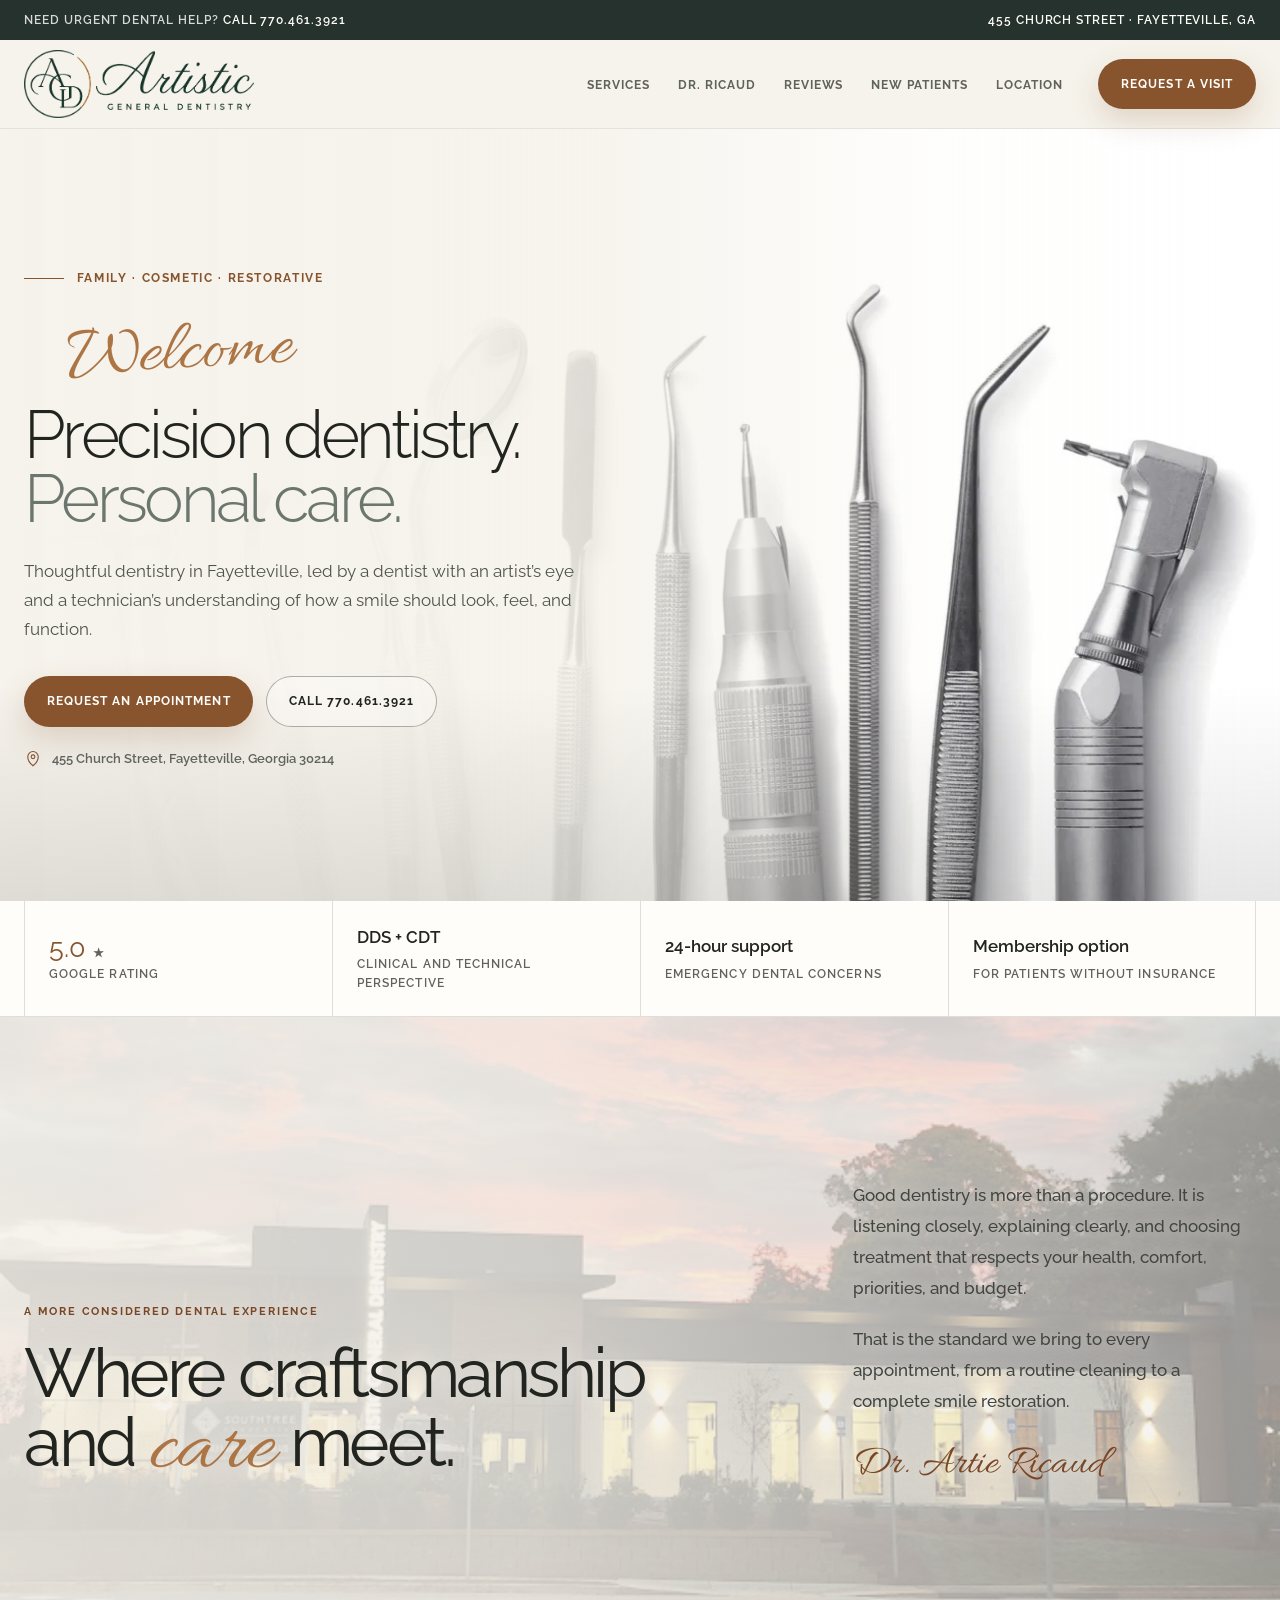
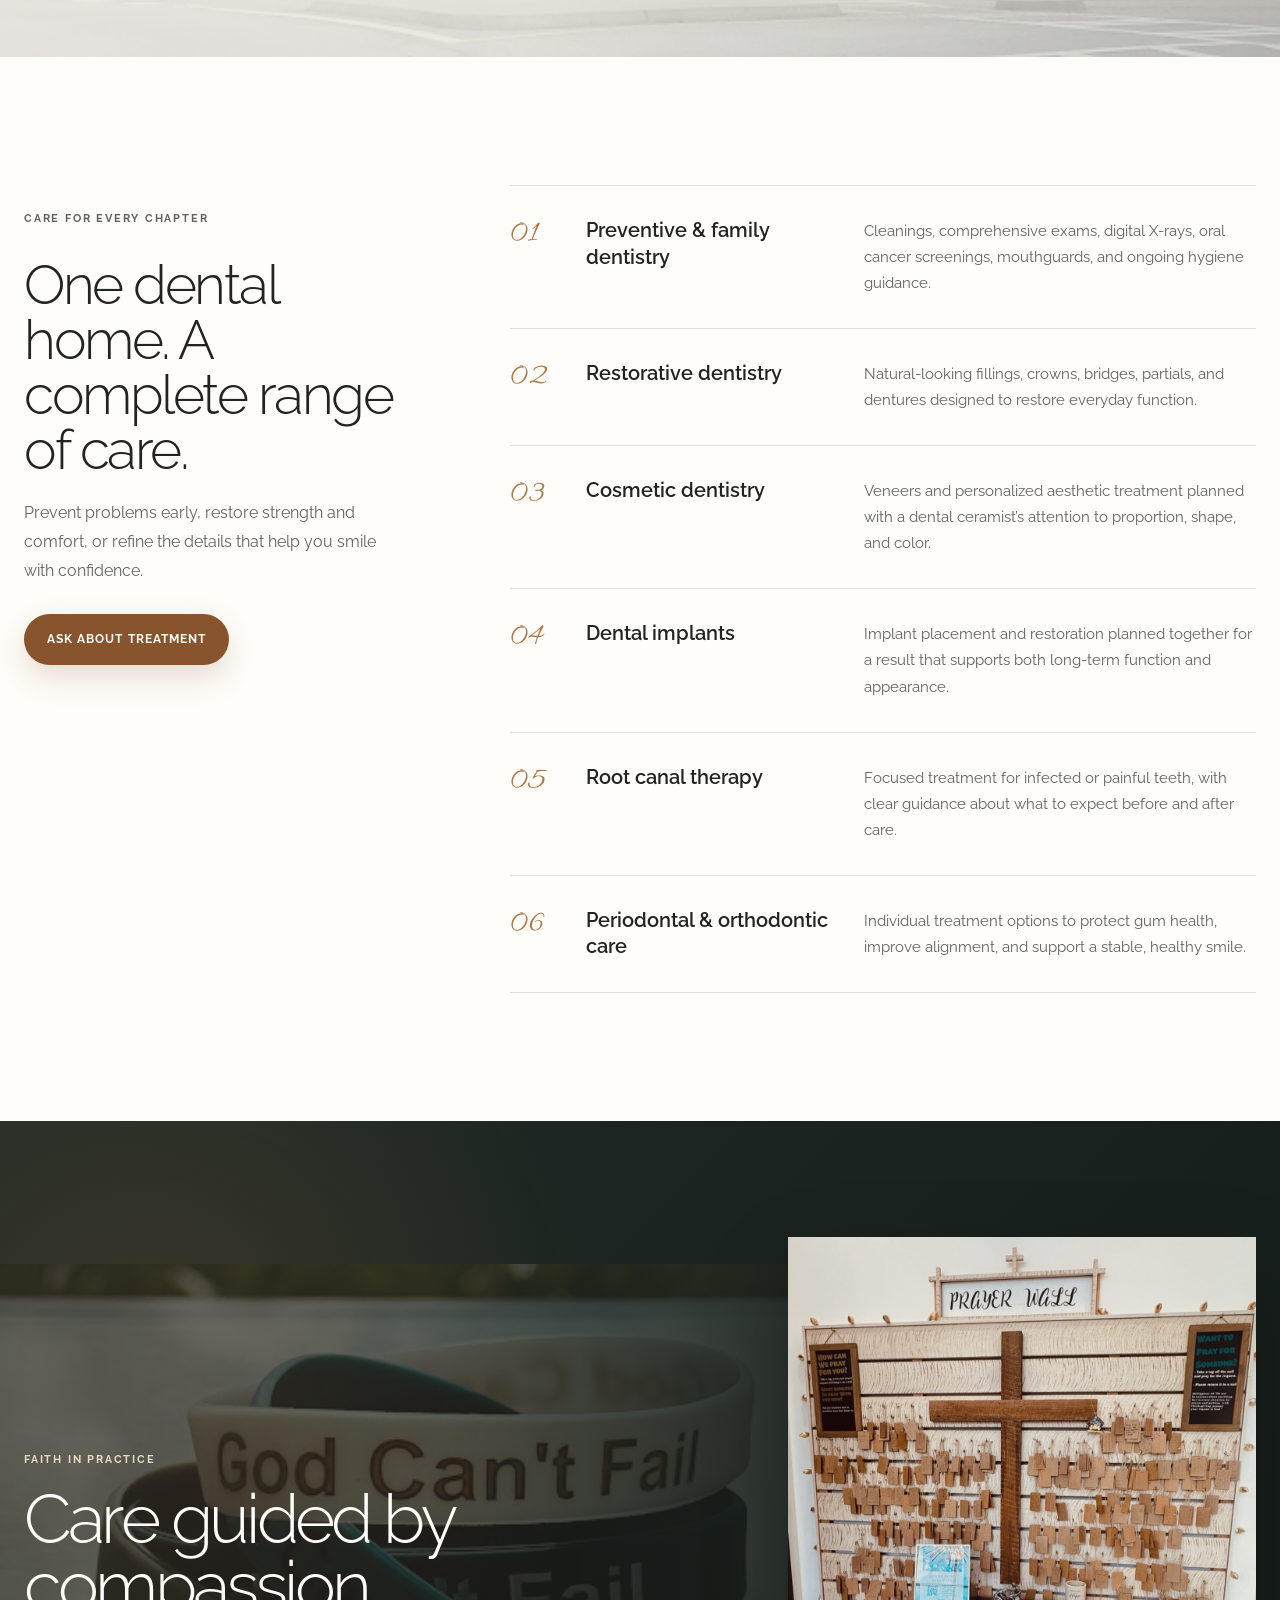
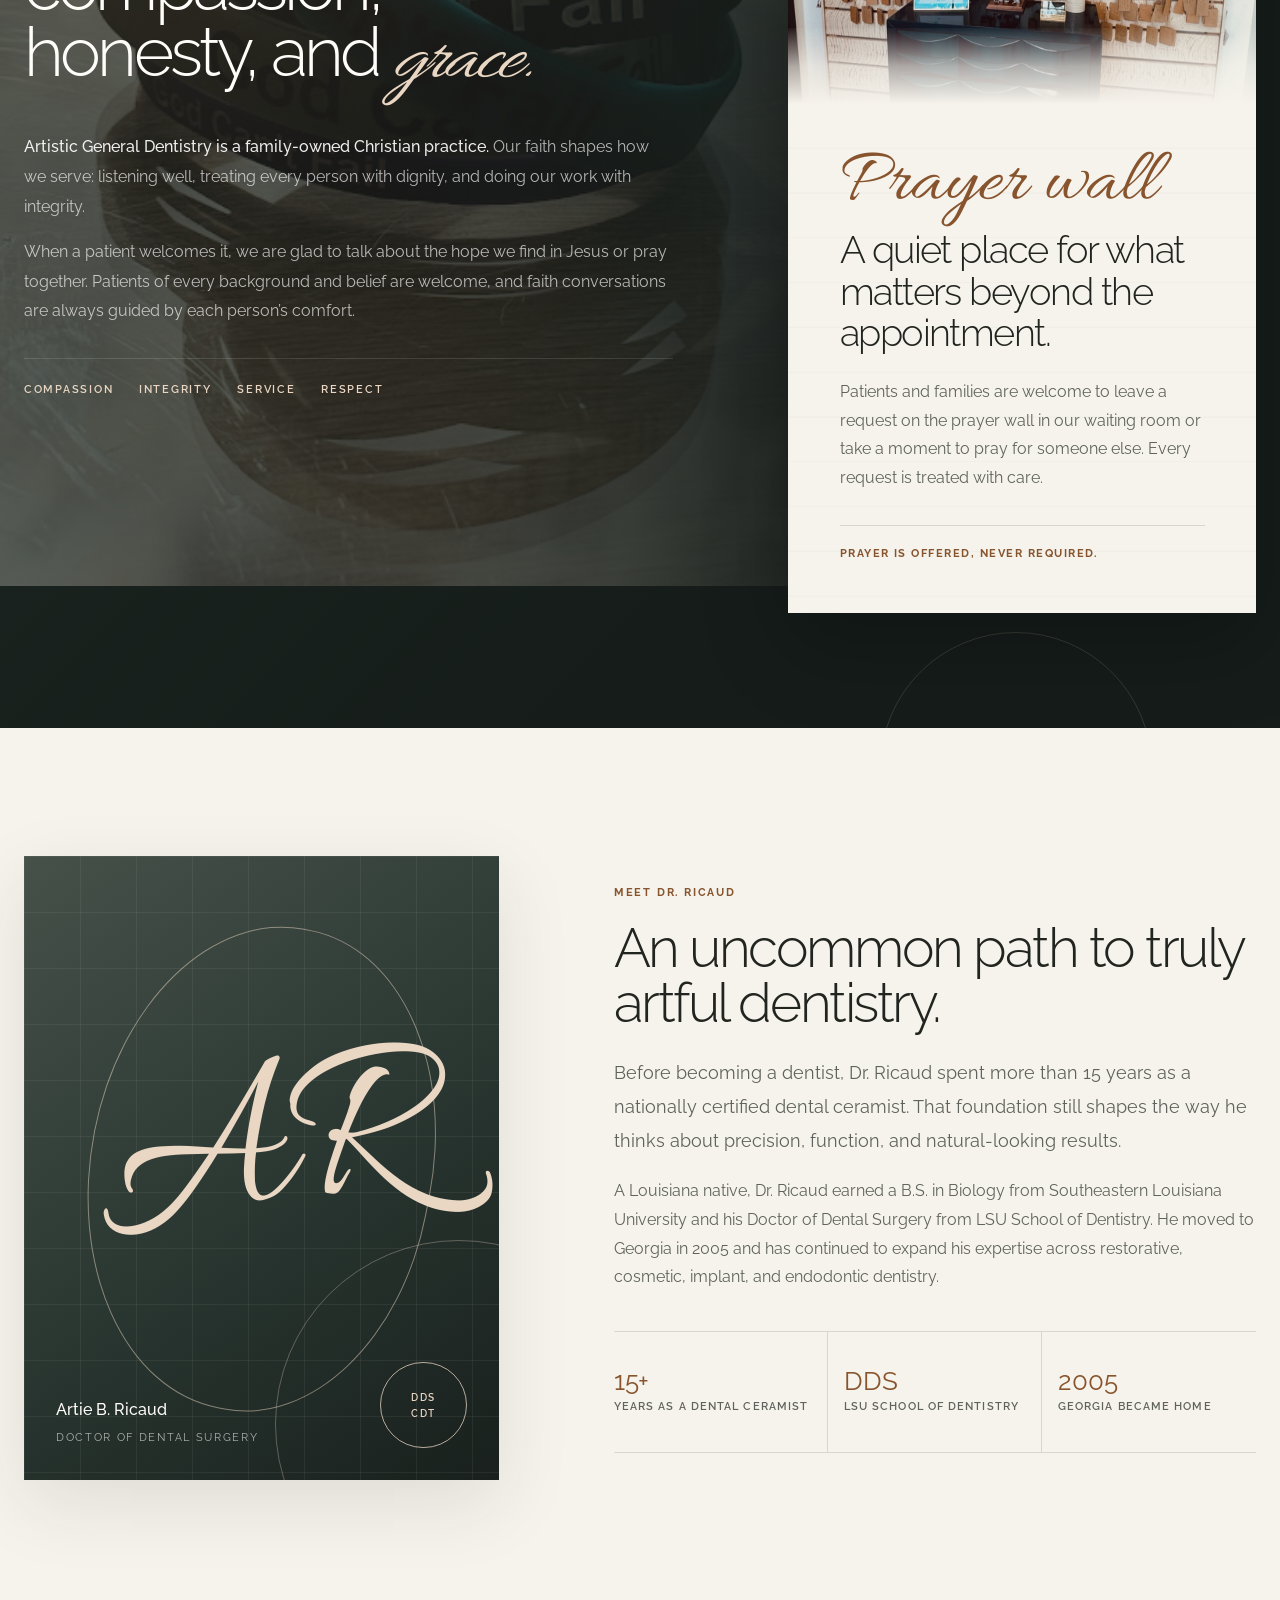
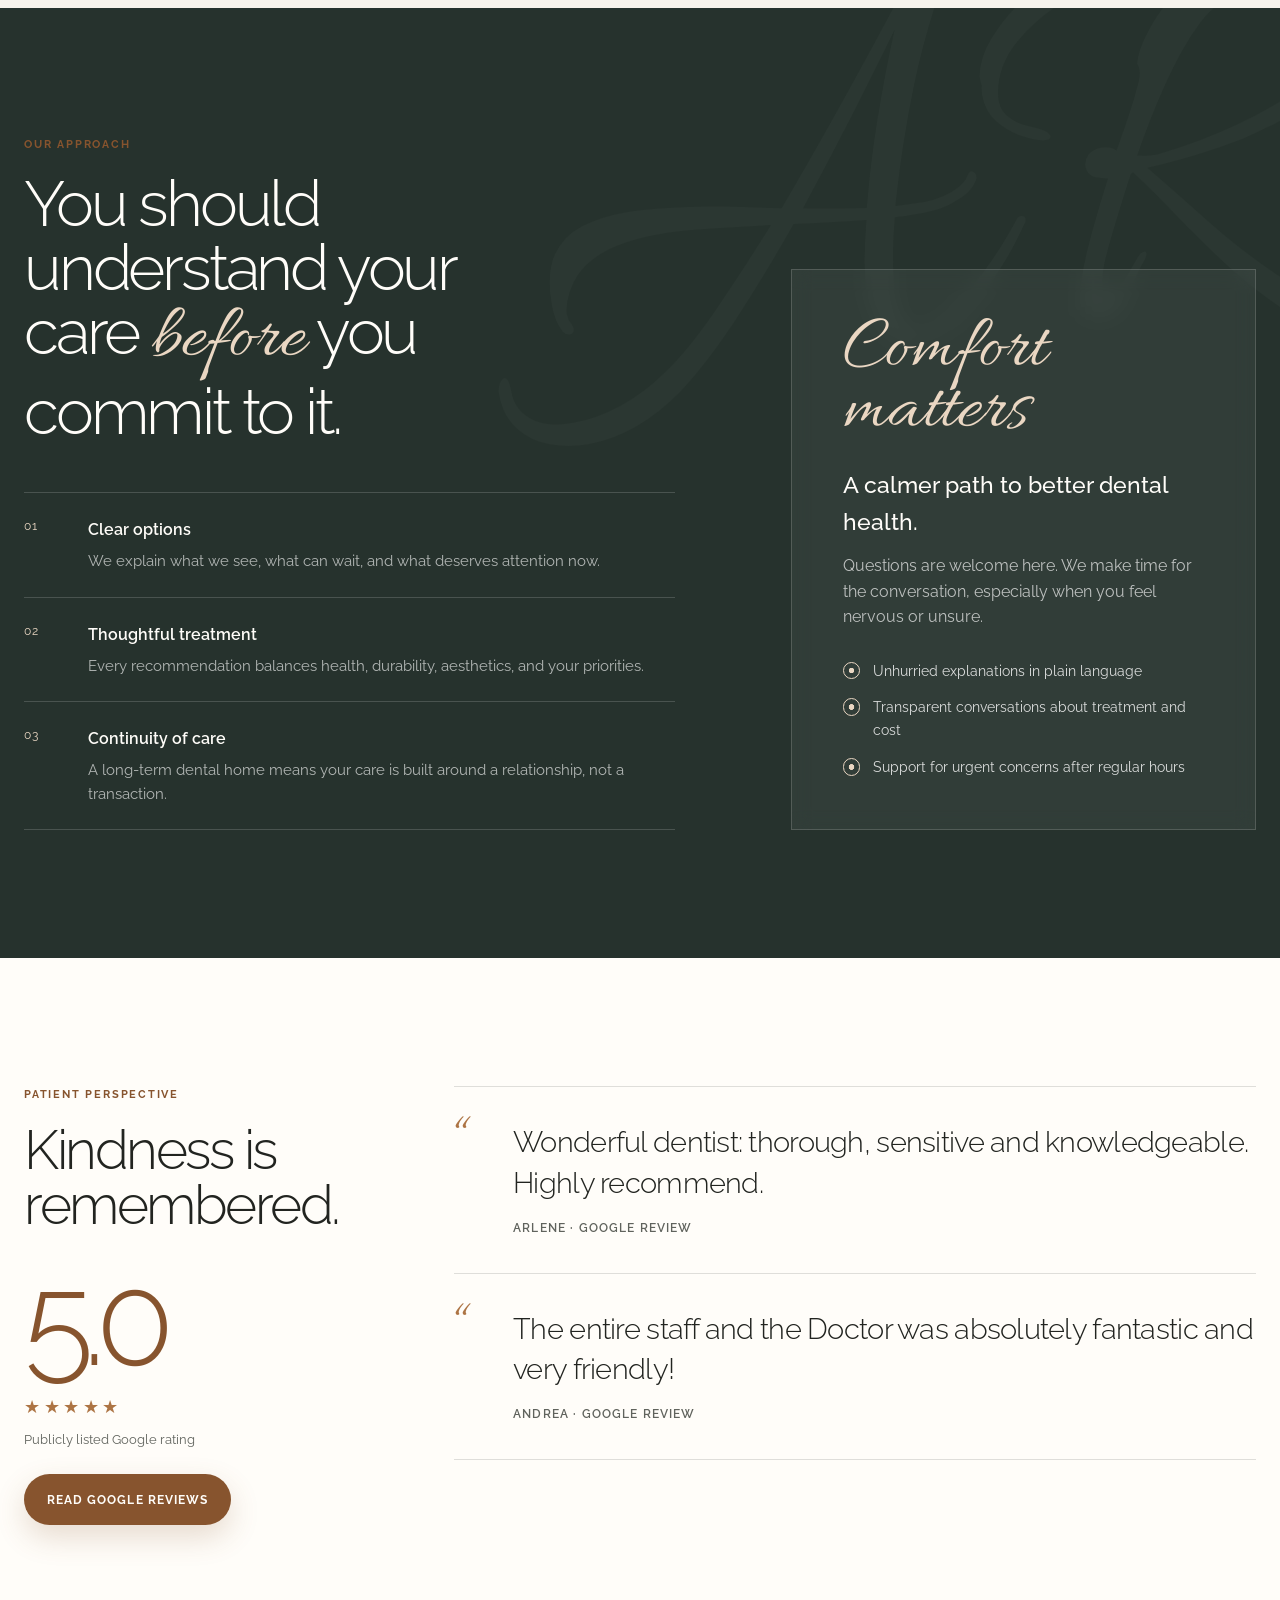
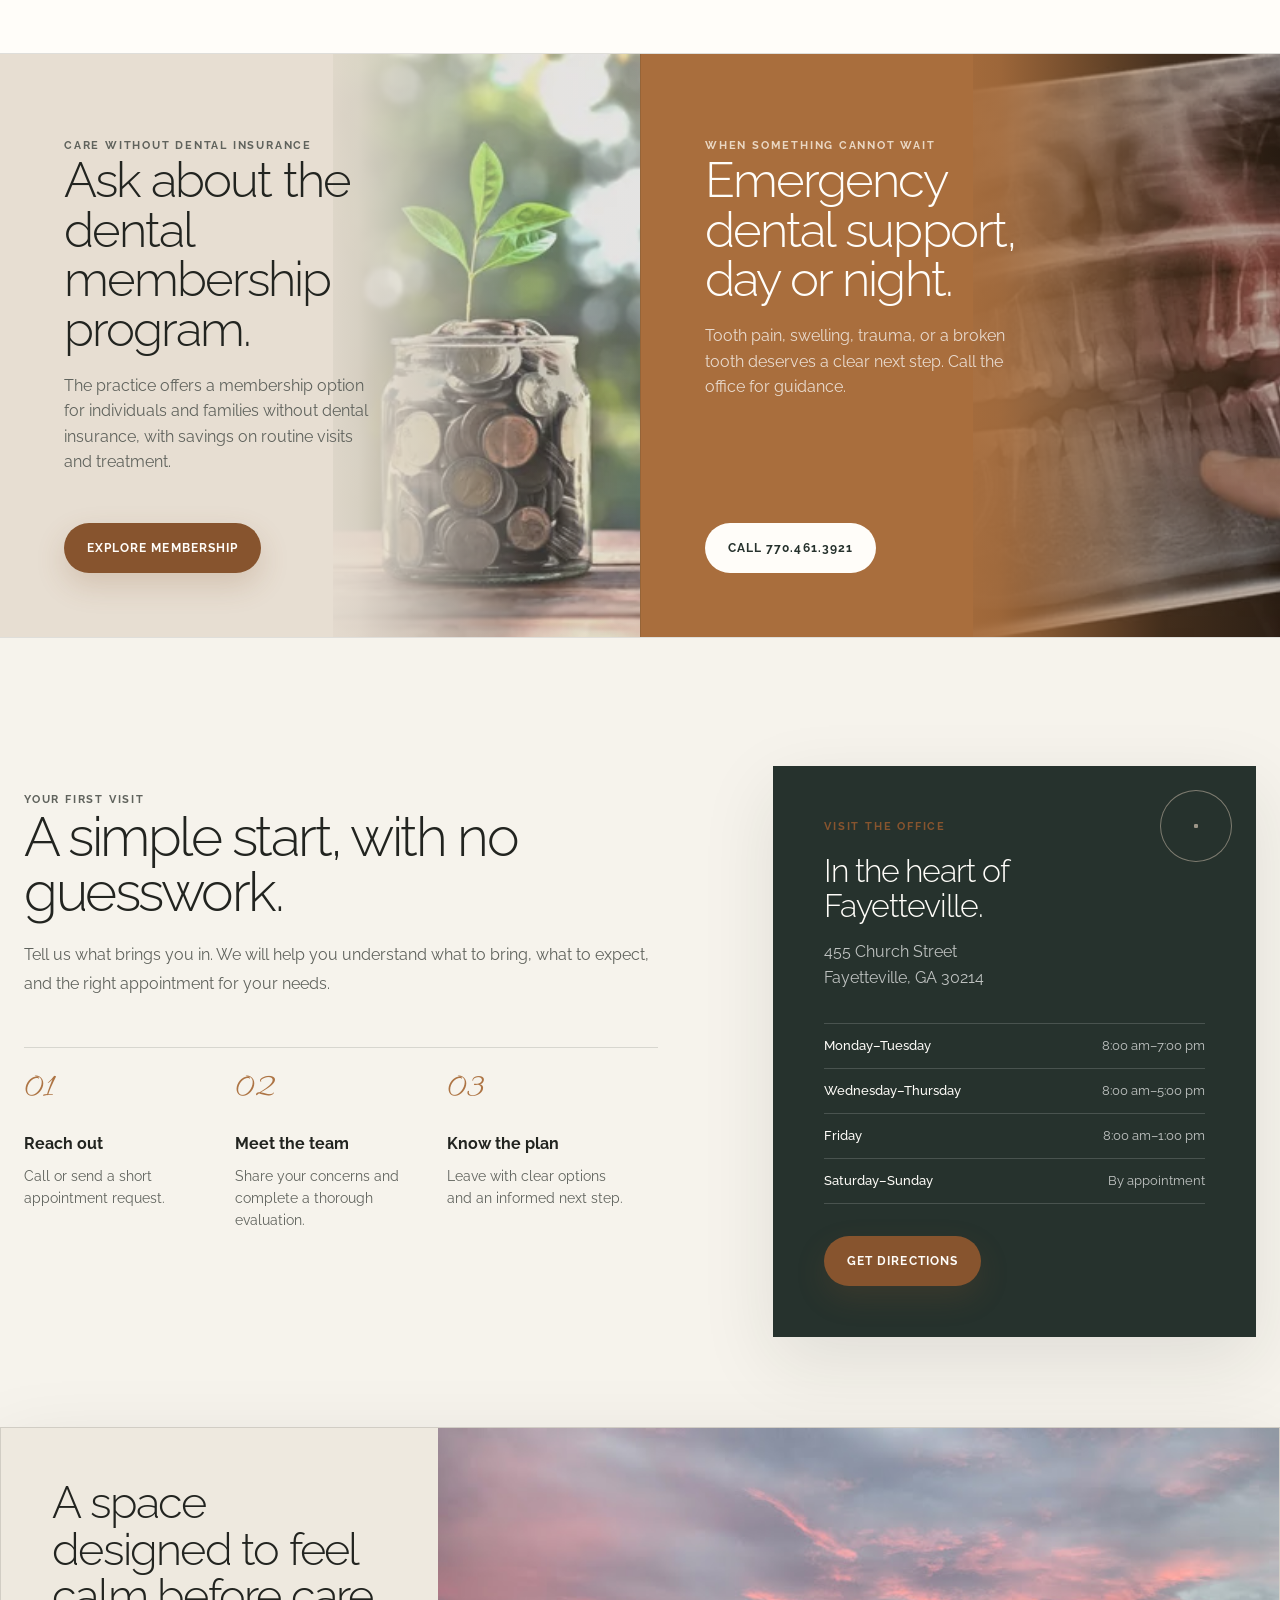
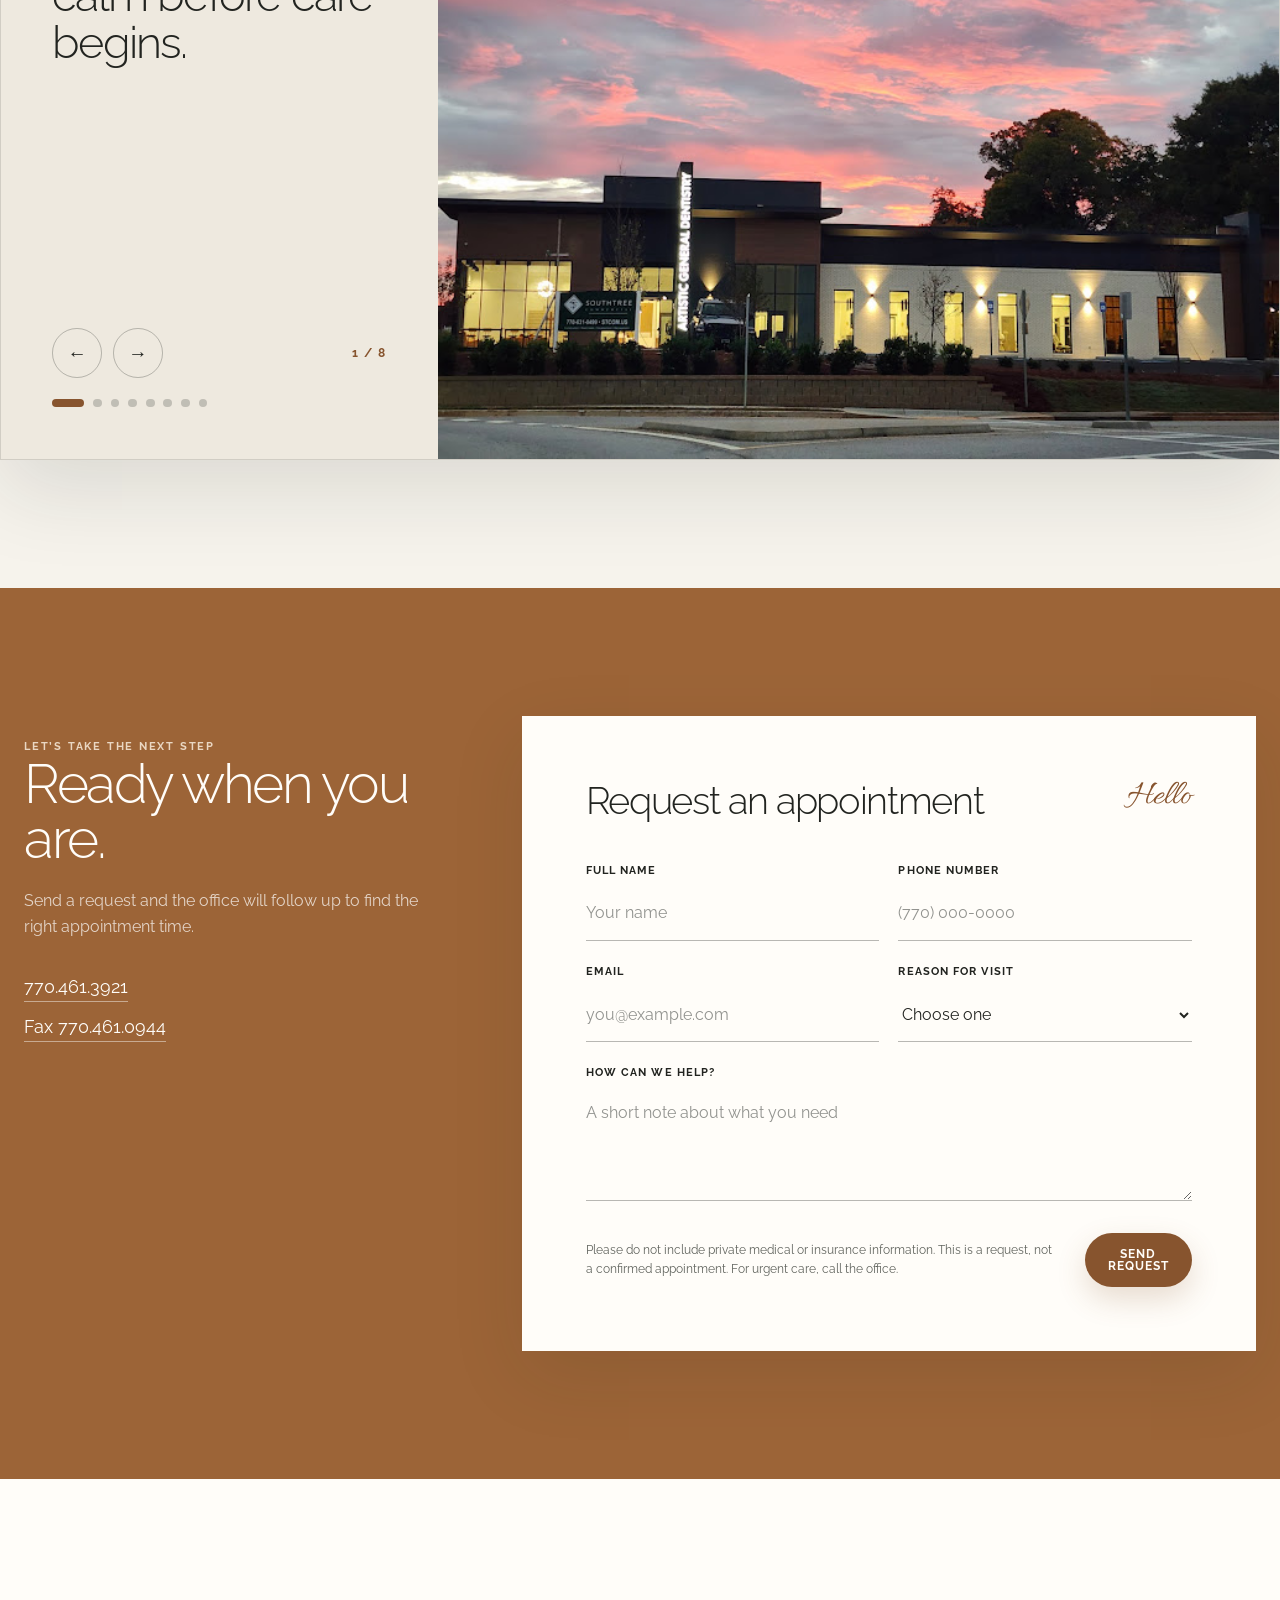
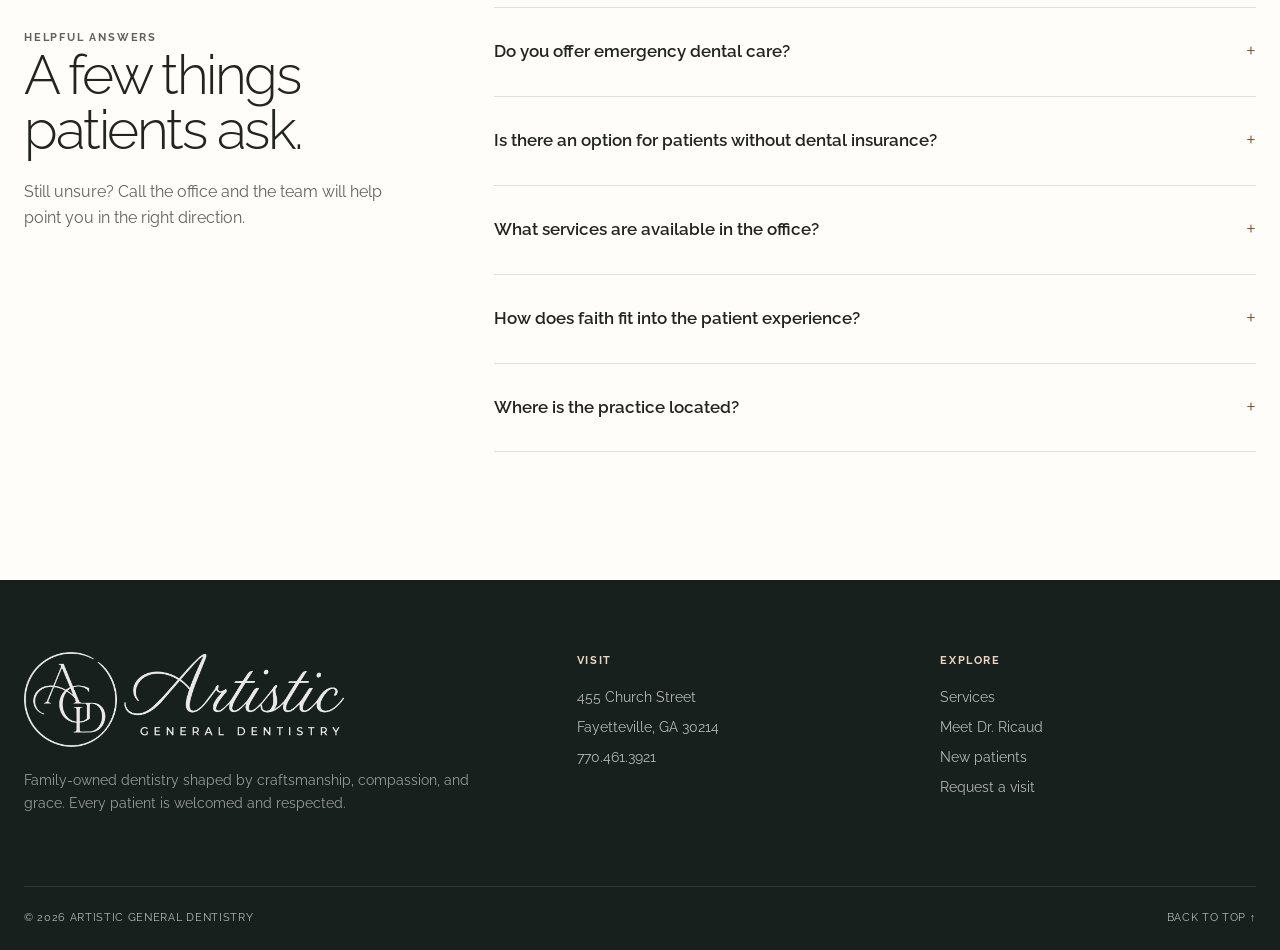
<file: index.html>
<!DOCTYPE html>
<html lang="en">
  <head>
    <meta charset="utf-8">
    <meta name="viewport" content="width=device-width, initial-scale=1">
    <title>Artistic General Dentistry | Dentist in Fayetteville, GA</title>
    <meta
      name="description"
      content="Personal, precision-focused dentistry in Fayetteville, Georgia. Explore preventive, cosmetic, restorative, implant, emergency, and membership options with Dr. Artie Ricaud."
    >
    <meta name="theme-color" content="#f6f3ec">
    <link rel="canonical" href="https://artiebricauddds.com/">
    <meta property="og:type" content="website">
    <meta property="og:title" content="Artistic General Dentistry | Fayetteville Dentist">
    <meta
      property="og:description"
      content="Precision in every detail. Warmth in every visit. Family, cosmetic, restorative, implant, and emergency dentistry in Fayetteville, GA."
    >
    <meta property="og:url" content="https://artiebricauddds.com/">
    <link rel="icon" href="assets/favicon.svg" type="image/svg+xml">
    <link rel="preconnect" href="https://fonts.googleapis.com">
    <link rel="preconnect" href="https://fonts.gstatic.com" crossorigin>
    <link
      href="https://fonts.googleapis.com/css2?family=Allura&amp;family=Raleway:wght@300;400;500;600;700&amp;display=swap"
      rel="stylesheet"
    >
    <style>
      :root {
        --paper: #f6f3ec;
        --paper-deep: #eee9df;
        --white: #fffdf9;
        --ink: #222420;
        --ink-soft: #60635d;
        --forest: #26322d;
        --sage: #6a766e;
        --bronze: #ad7444;
        --bronze-dark: #87542e;
        --bronze-pale: #ead7c3;
        --line: rgba(34, 36, 32, 0.14);
        --line-light: rgba(255, 255, 255, 0.16);
        --shadow: 0 24px 70px rgba(34, 36, 32, 0.1);
        --radius: 2rem;
        --max: 1240px;
      }

      *,
      *::before,
      *::after {
        box-sizing: border-box;
      }

      html {
        scroll-behavior: smooth;
      }

      body {
        margin: 0;
        color: var(--ink);
        background: var(--paper);
        font-family: "Raleway", sans-serif;
        font-size: 1rem;
        line-height: 1.6;
        -webkit-font-smoothing: antialiased;
      }

      body.menu-open {
        overflow: hidden;
      }

      img,
      svg {
        display: block;
        max-width: 100%;
      }

      a {
        color: inherit;
        text-decoration: none;
      }

      button,
      input,
      select,
      textarea {
        font: inherit;
      }

      button,
      summary {
        cursor: pointer;
      }

      :focus-visible {
        outline: 3px solid rgba(173, 116, 68, 0.5);
        outline-offset: 4px;
      }

      .skip-link {
        position: fixed;
        top: 1rem;
        left: 1rem;
        z-index: 1000;
        padding: 0.8rem 1rem;
        color: var(--white);
        background: var(--forest);
        transform: translateY(-180%);
        transition: transform 0.2s ease;
      }

      .skip-link:focus {
        transform: translateY(0);
      }

      .container {
        width: min(calc(100% - 3rem), var(--max));
        margin-inline: auto;
      }

      .announcement {
        position: relative;
        z-index: 70;
        color: rgba(255, 255, 255, 0.82);
        background: var(--forest);
        font-size: 0.74rem;
        font-weight: 600;
        letter-spacing: 0.08em;
        text-transform: uppercase;
      }

      .announcement-inner {
        min-height: 2.5rem;
        display: flex;
        align-items: center;
        justify-content: space-between;
        gap: 1.25rem;
      }

      .announcement a {
        color: var(--white);
      }

      .announcement a:hover {
        text-decoration: underline;
        text-underline-offset: 0.25rem;
      }

      .site-header {
        position: sticky;
        top: 0;
        z-index: 60;
        border-bottom: 1px solid rgba(34, 36, 32, 0.08);
        background: rgba(246, 243, 236, 0.9);
        backdrop-filter: blur(18px);
      }

      .header-inner {
        min-height: 5.5rem;
        display: grid;
        grid-template-columns: minmax(220px, 1fr) auto auto;
        align-items: center;
        gap: 2.2rem;
      }

      .brand {
        width: fit-content;
        display: block;
      }

      .brand-logo {
        width: clamp(12.75rem, 18vw, 15.5rem);
        height: auto;
      }

      .site-nav ul {
        display: flex;
        align-items: center;
        gap: 1.75rem;
        margin: 0;
        padding: 0;
        list-style: none;
      }

      .site-nav a {
        position: relative;
        color: var(--ink-soft);
        font-size: 0.77rem;
        font-weight: 700;
        letter-spacing: 0.08em;
        text-transform: uppercase;
      }

      .site-nav a::after {
        content: "";
        position: absolute;
        right: 0;
        bottom: -0.4rem;
        left: 0;
        height: 1px;
        background: var(--bronze);
        transform: scaleX(0);
        transform-origin: right;
        transition: transform 0.25s ease;
      }

      .site-nav a:hover::after,
      .site-nav a:focus-visible::after {
        transform: scaleX(1);
        transform-origin: left;
      }

      .menu-button {
        display: none;
        width: 3rem;
        height: 3rem;
        place-items: center;
        border: 1px solid var(--line);
        border-radius: 50%;
        color: var(--ink);
        background: transparent;
      }

      .menu-button span,
      .menu-button span::before,
      .menu-button span::after {
        width: 1.15rem;
        height: 1px;
        display: block;
        background: currentColor;
        transition: transform 0.2s ease, opacity 0.2s ease;
      }

      .menu-button span {
        position: relative;
      }

      .menu-button span::before,
      .menu-button span::after {
        content: "";
        position: absolute;
        left: 0;
      }

      .menu-button span::before {
        transform: translateY(-0.35rem);
      }

      .menu-button span::after {
        transform: translateY(0.35rem);
      }

      .menu-button[aria-expanded="true"] span {
        background: transparent;
      }

      .menu-button[aria-expanded="true"] span::before {
        transform: rotate(45deg);
      }

      .menu-button[aria-expanded="true"] span::after {
        transform: rotate(-45deg);
      }

      .button {
        min-height: 3.15rem;
        display: inline-flex;
        align-items: center;
        justify-content: center;
        gap: 0.7rem;
        border: 1px solid transparent;
        border-radius: 999px;
        padding: 0.85rem 1.35rem;
        font-size: 0.76rem;
        font-weight: 700;
        letter-spacing: 0.09em;
        line-height: 1;
        text-transform: uppercase;
        transition: color 0.2s ease, background 0.2s ease, border-color 0.2s ease, transform 0.2s ease;
      }

      .button:hover {
        transform: translateY(-2px);
      }

      .button-primary {
        color: var(--white);
        background: var(--bronze-dark);
        box-shadow: 0 12px 30px rgba(135, 84, 46, 0.2);
      }

      .button-primary:hover {
        background: #704325;
      }

      .button-outline {
        border-color: rgba(34, 36, 32, 0.35);
        background: rgba(255, 253, 249, 0.4);
      }

      .button-outline:hover {
        border-color: var(--bronze-dark);
        color: var(--bronze-dark);
        background: var(--white);
      }

      .button-light {
        color: var(--forest);
        background: var(--white);
      }

      .button-arrow {
        color: var(--white);
        background: var(--bronze-dark);
        border-color: transparent;
        box-shadow: 0 12px 30px rgba(135, 84, 46, 0.2);
      }

      .button-arrow:hover {
        color: var(--white);
        background: #704325;
        border-color: transparent;
      }

      .button-arrow::after {
        content: none;
      }

      .hero {
        position: relative;
        min-height: max(42rem, calc(100svh - 8rem));
        display: flex;
        overflow: hidden;
        isolation: isolate;
        background: #fbfaf6;
      }

      .hero-media {
        position: absolute;
        inset: 0;
        z-index: -3;
        background-image: url("assets/dental-tools.webp");
        background-position: center bottom;
        background-repeat: no-repeat;
        background-size: cover;
        animation: image-in 1.2s 0.15s both ease-out;
      }

      .hero::before {
        content: "";
        position: absolute;
        inset: 0;
        z-index: -2;
        background: linear-gradient(
          90deg,
          rgba(246, 243, 236, 1) 0%,
          rgba(246, 243, 236, 0.98) 34%,
          rgba(246, 243, 236, 0.87) 48%,
          rgba(246, 243, 236, 0.1) 74%,
          rgba(246, 243, 236, 0) 100%
        );
      }

      .hero::after {
        content: "";
        position: absolute;
        inset: auto 0 0;
        z-index: -1;
        height: 28%;
        background: linear-gradient(0deg, rgba(26, 29, 27, 0.11), transparent);
        pointer-events: none;
      }

      .hero-inner {
        display: flex;
        align-items: center;
        padding-block: clamp(4rem, 8vw, 7.5rem);
      }

      .hero-copy {
        width: min(100%, 40rem);
        animation: copy-in 0.85s both ease-out;
      }

      .kicker {
        display: inline-flex;
        align-items: center;
        gap: 0.8rem;
        margin: 0 0 1rem;
        color: var(--bronze-dark);
        font-size: 0.73rem;
        font-weight: 700;
        letter-spacing: 0.14em;
        text-transform: uppercase;
      }

      .kicker::before {
        content: "";
        width: 2.5rem;
        height: 1px;
        background: currentColor;
      }

      .hero-heading {
        display: grid;
        gap: 1rem;
      }

      .script-line {
        margin: 0 0 0 2.7rem;
        color: var(--bronze);
        font-family: "Allura", cursive;
        font-size: clamp(3rem, 5.7vw, 5.4rem);
        line-height: 1.15;
        transform: rotate(-3deg);
      }

      .hero h1 {
        max-width: 12.5ch;
        margin: 0;
        font-size: clamp(3.25rem, 5.2vw, 5.2rem);
        font-weight: 300;
        letter-spacing: -0.055em;
        line-height: 0.95;
      }

      .hero h1 span {
        display: block;
        color: var(--sage);
      }

      .hero-lead {
        max-width: 36rem;
        margin: 1.7rem 0 0;
        color: #4f534d;
        font-size: clamp(1rem, 1.3vw, 1.14rem);
        line-height: 1.75;
      }

      .hero-actions {
        display: flex;
        flex-wrap: wrap;
        gap: 0.8rem;
        margin-top: 2rem;
      }

      .hero-location {
        display: flex;
        align-items: center;
        gap: 0.65rem;
        margin-top: 1.35rem;
        color: var(--ink-soft);
        font-size: 0.82rem;
        font-weight: 600;
      }

      .hero-location svg {
        flex: 0 0 auto;
        color: var(--bronze-dark);
      }

      .proof-bar {
        position: relative;
        z-index: 2;
        background: var(--white);
        border-bottom: 1px solid var(--line);
      }

      .proof-grid {
        display: grid;
        grid-template-columns: repeat(4, 1fr);
      }

      .proof-item {
        min-height: 7.2rem;
        display: grid;
        align-content: center;
        gap: 0.25rem;
        padding: 1.25rem 1.5rem;
        border-left: 1px solid var(--line);
      }

      .proof-item:last-child {
        border-right: 1px solid var(--line);
      }

      .proof-item strong {
        font-size: 1.08rem;
        font-weight: 600;
      }

      .proof-item span {
        color: var(--ink-soft);
        font-size: 0.74rem;
        font-weight: 600;
        letter-spacing: 0.09em;
        text-transform: uppercase;
      }

      .proof-rating strong {
        color: var(--bronze-dark);
        font-size: 1.7rem;
        font-weight: 400;
        line-height: 1;
      }

      .section {
        padding-block: clamp(5.5rem, 10vw, 9rem);
      }

      .section-white {
        background: var(--white);
      }

      .section-label {
        margin: 0 0 1.1rem;
        color: var(--bronze-dark);
        font-size: 0.7rem;
        font-weight: 700;
        letter-spacing: 0.16em;
        text-transform: uppercase;
      }

      .display-heading {
        margin: 0;
        font-size: clamp(2.6rem, 5.4vw, 5.2rem);
        font-weight: 300;
        letter-spacing: -0.05em;
        line-height: 0.98;
      }

      .display-heading em {
        color: var(--bronze);
        font-family: "Allura", cursive;
        font-size: 1.3em;
        font-style: normal;
        letter-spacing: 0;
      }

      .intro-grid {
        display: grid;
        grid-template-columns: minmax(0, 1.15fr) minmax(20rem, 0.65fr);
        align-items: end;
        gap: clamp(3rem, 9vw, 8rem);
      }

      .intro-copy {
        padding-bottom: 0.5rem;
      }

      .intro-section {
        position: relative;
        min-height: clamp(38rem, 50vw, 42rem);
        display: flex;
        align-items: center;
        isolation: isolate;
        overflow: hidden;
        background: var(--paper);
      }

      .intro-section::before {
        content: "";
        position: absolute;
        inset: 0;
        z-index: -2;
        background: url("assets/office-exterior-dusk.jpg") center bottom / cover no-repeat;
        filter: saturate(0.84) contrast(0.94);
      }

      .intro-section::after {
        content: "";
        position: absolute;
        inset: 0;
        z-index: -1;
        background: linear-gradient(
          90deg,
          rgba(246, 243, 236, 0.88) 0%,
          rgba(246, 243, 236, 0.82) 42%,
          rgba(246, 243, 236, 0.69) 72%,
          rgba(246, 243, 236, 0.58) 100%
        );
      }

      .intro-section .intro-grid {
        position: relative;
        z-index: 1;
      }

      .intro-section .display-heading {
        font-weight: 400;
        text-shadow: 0 1px 24px rgba(246, 243, 236, 0.78);
      }

      .intro-section .intro-copy p {
        color: #41443f;
        font-weight: 500;
        text-shadow: 0 1px 18px rgba(246, 243, 236, 0.82);
      }

      .intro-section .section-label,
      .intro-section .signature {
        color: #794726;
        text-shadow: 0 1px 16px rgba(246, 243, 236, 0.78);
      }

      .intro-copy p {
        margin: 0;
        color: var(--ink-soft);
        font-size: 1.05rem;
        line-height: 1.85;
      }

      .intro-copy p + p {
        margin-top: 1.2rem;
      }

      .signature {
        margin-top: 1.75rem;
        color: var(--bronze-dark);
        font-family: "Allura", cursive;
        font-size: 2.6rem;
        line-height: 1;
      }

      .services-layout {
        display: grid;
        grid-template-columns: minmax(17rem, 0.68fr) minmax(0, 1.32fr);
        gap: clamp(3rem, 8vw, 7rem);
      }

      .services-intro {
        align-self: start;
        position: sticky;
        top: 8rem;
      }

      .services-intro h2,
      .about-copy h2,
      .reviews-heading h2,
      .visit-copy h2,
      .contact-heading h2,
      .faq-heading h2 {
        margin: 0;
        font-size: clamp(2.4rem, 4.3vw, 4.2rem);
        font-weight: 300;
        letter-spacing: -0.045em;
        line-height: 1;
      }

      .services-intro p {
        margin: 1.4rem 0 1.8rem;
        color: var(--ink-soft);
        line-height: 1.8;
      }

      .service-list {
        border-top: 1px solid var(--line);
      }

      .service-item {
        display: grid;
        grid-template-columns: 3.2rem minmax(10rem, 0.65fr) minmax(15rem, 1fr);
        gap: 1.5rem;
        align-items: start;
        padding-block: 2rem;
        border-bottom: 1px solid var(--line);
        transition: padding 0.25s ease, border-color 0.25s ease;
      }

      .service-item:hover {
        padding-inline: 0.8rem;
        border-color: var(--bronze);
      }

      .service-number {
        color: var(--bronze);
        font-family: "Allura", cursive;
        font-size: 2rem;
        line-height: 1;
      }

      .service-item h3 {
        margin: 0;
        font-size: 1.22rem;
        font-weight: 600;
        line-height: 1.35;
      }

      .service-item p {
        margin: 0;
        color: var(--ink-soft);
        font-size: 0.93rem;
        line-height: 1.75;
      }

      .philosophy {
        position: relative;
        overflow: hidden;
        color: var(--white);
        background: var(--forest);
      }

      .philosophy::before {
        content: "AR";
        position: absolute;
        top: -5rem;
        right: -2rem;
        color: rgba(255, 255, 255, 0.025);
        font-family: "Allura", cursive;
        font-size: min(50vw, 38rem);
        line-height: 1;
        transform: rotate(-10deg);
      }

      .philosophy-grid {
        position: relative;
        display: grid;
        grid-template-columns: minmax(0, 1.05fr) minmax(20rem, 0.75fr);
        gap: clamp(3rem, 9vw, 8rem);
      }

      .philosophy-copy h2 {
        max-width: 12ch;
        margin: 0;
        font-size: clamp(2.8rem, 5vw, 5rem);
        font-weight: 300;
        letter-spacing: -0.05em;
        line-height: 1;
      }

      .philosophy-copy h2 em {
        color: var(--bronze-pale);
        font-family: "Allura", cursive;
        font-size: 1.22em;
        font-style: normal;
        font-weight: 400;
        letter-spacing: 0;
      }

      .principles {
        display: grid;
        gap: 0;
        margin-top: 3rem;
        border-top: 1px solid var(--line-light);
      }

      .principle {
        display: grid;
        grid-template-columns: 3rem 1fr;
        gap: 1rem;
        padding-block: 1.5rem;
        border-bottom: 1px solid var(--line-light);
      }

      .principle span {
        color: var(--bronze-pale);
        font-size: 0.72rem;
        letter-spacing: 0.12em;
      }

      .principle h3 {
        margin: 0 0 0.35rem;
        font-size: 1.03rem;
        font-weight: 600;
      }

      .principle p {
        margin: 0;
        color: rgba(255, 255, 255, 0.64);
        font-size: 0.92rem;
      }

      .comfort-panel {
        align-self: end;
        padding: clamp(2rem, 4vw, 3.25rem);
        border: 1px solid var(--line-light);
        background: rgba(255, 255, 255, 0.055);
        backdrop-filter: blur(10px);
      }

      .comfort-script {
        margin: 0;
        color: var(--bronze-pale);
        font-family: "Allura", cursive;
        font-size: clamp(3.5rem, 6vw, 5.8rem);
        line-height: 0.8;
      }

      .comfort-panel h3 {
        margin: 1.4rem 0 0.8rem;
        font-size: 1.45rem;
        font-weight: 500;
      }

      .comfort-panel > p:not(.comfort-script) {
        margin: 0;
        color: rgba(255, 255, 255, 0.68);
      }

      .check-list {
        display: grid;
        gap: 0.85rem;
        margin: 1.8rem 0 0;
        padding: 0;
        list-style: none;
      }

      .check-list li {
        display: flex;
        gap: 0.8rem;
        color: rgba(255, 255, 255, 0.82);
        font-size: 0.9rem;
      }

      .check-list li::before {
        content: "";
        width: 1.1rem;
        height: 1.1rem;
        flex: 0 0 auto;
        margin-top: 0.2rem;
        border: 1px solid var(--bronze-pale);
        border-radius: 50%;
        background: radial-gradient(circle, var(--bronze-pale) 0 24%, transparent 28%);
      }

      .about-grid {
        display: grid;
        grid-template-columns: minmax(20rem, 0.85fr) minmax(0, 1.15fr);
        gap: clamp(3rem, 9vw, 8rem);
        align-items: center;
      }

      .doctor-art {
        position: relative;
        min-height: 39rem;
        overflow: hidden;
        background:
          linear-gradient(rgba(255, 253, 249, 0.06) 1px, transparent 1px),
          linear-gradient(90deg, rgba(255, 253, 249, 0.06) 1px, transparent 1px),
          linear-gradient(145deg, #455149, #26322d 62%, #19201d);
        background-size: 3.5rem 3.5rem, 3.5rem 3.5rem, auto;
        box-shadow: var(--shadow);
      }

      .doctor-art::before {
        content: "";
        position: absolute;
        inset: 11% 14%;
        border: 1px solid rgba(234, 215, 195, 0.5);
        border-radius: 50% 50% 48% 52%;
        transform: rotate(11deg);
      }

      .doctor-art::after {
        content: "";
        position: absolute;
        width: 23rem;
        height: 23rem;
        right: -9rem;
        bottom: -8rem;
        border: 1px solid rgba(234, 215, 195, 0.32);
        border-radius: 50%;
      }

      .doctor-monogram {
        position: absolute;
        top: 50%;
        left: 50%;
        color: var(--bronze-pale);
        font-family: "Allura", cursive;
        font-size: clamp(9rem, 18vw, 15rem);
        line-height: 1;
        transform: translate(-52%, -54%) rotate(-8deg);
      }

      .doctor-caption {
        position: absolute;
        right: 2rem;
        bottom: 2rem;
        left: 2rem;
        display: flex;
        align-items: flex-end;
        justify-content: space-between;
        gap: 1rem;
        color: var(--white);
      }

      .doctor-caption strong {
        display: block;
        font-size: 1rem;
        font-weight: 500;
      }

      .doctor-caption span {
        color: rgba(255, 255, 255, 0.62);
        font-size: 0.7rem;
        letter-spacing: 0.15em;
        text-transform: uppercase;
      }

      .credential-seal {
        width: 5.4rem;
        height: 5.4rem;
        display: grid;
        place-items: center;
        border: 1px solid rgba(234, 215, 195, 0.75);
        border-radius: 50%;
        color: var(--bronze-pale);
        font-size: 0.65rem;
        font-weight: 600;
        letter-spacing: 0.13em;
        text-align: center;
        text-transform: uppercase;
      }

      .about-copy .large-copy {
        margin: 1.6rem 0 0;
        color: var(--ink-soft);
        font-size: 1.12rem;
        line-height: 1.9;
      }

      .about-copy .body-copy {
        margin: 1.2rem 0 0;
        color: var(--ink-soft);
        line-height: 1.8;
      }

      .about-facts {
        display: grid;
        grid-template-columns: repeat(3, 1fr);
        margin-top: 2.4rem;
        border-top: 1px solid var(--line);
        border-bottom: 1px solid var(--line);
      }

      .about-fact {
        min-height: 7.5rem;
        display: grid;
        align-content: center;
        gap: 0.25rem;
        padding: 1rem;
        border-right: 1px solid var(--line);
      }

      .about-fact:first-child {
        padding-left: 0;
      }

      .about-fact:last-child {
        border-right: 0;
      }

      .about-fact strong {
        color: var(--bronze-dark);
        font-size: 1.65rem;
        font-weight: 400;
        line-height: 1;
      }

      .about-fact span {
        color: var(--ink-soft);
        font-size: 0.68rem;
        font-weight: 600;
        letter-spacing: 0.1em;
        text-transform: uppercase;
      }

      .faith-section {
        position: relative;
        overflow: hidden;
        color: var(--white);
        background:
          radial-gradient(circle at 12% 20%, rgba(173, 116, 68, 0.2), transparent 28rem),
          linear-gradient(135deg, #202a26, #151c19 72%);
      }

      .faith-section::before {
        content: "";
        position: absolute;
        inset: 0;
        opacity: 0.36;
        background: url("assets/office-faith-bracelets.jpg") left center / min(62rem, 72vw) auto no-repeat;
        filter: saturate(0.72) contrast(0.94) brightness(0.8);
        -webkit-mask-image: linear-gradient(90deg, #000 0%, #000 34%, rgba(0, 0, 0, 0.72) 48%, transparent 72%);
        mask-image: linear-gradient(90deg, #000 0%, #000 34%, rgba(0, 0, 0, 0.72) 48%, transparent 72%);
        pointer-events: none;
      }

      .faith-section::after {
        content: "";
        position: absolute;
        width: 17rem;
        height: 17rem;
        right: 8rem;
        bottom: -11rem;
        border: 1px solid rgba(234, 215, 195, 0.15);
        border-radius: 50%;
        pointer-events: none;
      }

      .faith-grid {
        position: relative;
        z-index: 1;
        min-height: 42rem;
        display: grid;
        grid-template-columns: minmax(0, 1fr) minmax(20rem, 0.72fr);
        gap: clamp(3rem, 9vw, 8rem);
        align-items: center;
        padding-block: clamp(5.5rem, 9vw, 8.5rem);
      }

      .faith-copy .section-label {
        color: var(--bronze-pale);
      }

      .faith-copy h2 {
        max-width: 13ch;
        margin: 0;
        font-size: clamp(3rem, 5.4vw, 5.2rem);
        font-weight: 300;
        letter-spacing: -0.055em;
        line-height: 0.96;
      }

      .faith-copy h2 em {
        color: var(--bronze-pale);
        font-family: "Allura", cursive;
        font-size: 1.15em;
        font-weight: 400;
      }

      .faith-body {
        max-width: 43rem;
        display: grid;
        gap: 1rem;
        margin-top: 2rem;
      }

      .faith-body p {
        margin: 0;
        color: rgba(255, 255, 255, 0.68);
        line-height: 1.85;
      }

      .faith-body strong {
        color: rgba(255, 255, 255, 0.92);
        font-weight: 500;
      }

      .faith-values {
        display: flex;
        flex-wrap: wrap;
        gap: 0.75rem 1.6rem;
        margin: 2rem 0 0;
        padding: 1.4rem 0 0;
        border-top: 1px solid rgba(255, 255, 255, 0.13);
        list-style: none;
      }

      .faith-values li {
        color: var(--bronze-pale);
        font-size: 0.68rem;
        font-weight: 600;
        letter-spacing: 0.16em;
        text-transform: uppercase;
      }

      .prayer-card {
        position: relative;
        overflow: hidden;
        color: var(--ink);
        background: var(--paper);
        box-shadow: 0 32px 80px rgba(0, 0, 0, 0.22);
      }

      .prayer-photo {
        position: relative;
        aspect-ratio: 1;
        margin: 0;
        overflow: hidden;
        background: #d8c4ad;
      }

      .prayer-photo img {
        width: 100%;
        height: 100%;
        object-fit: cover;
        object-position: center 10%;
        filter: saturate(0.82) contrast(0.96) brightness(0.96);
      }

      .prayer-content {
        --prayer-content-pad: clamp(2.2rem, 4vw, 3.5rem);
        position: relative;
        z-index: 2;
        margin-top: -4.75rem;
        padding: calc(var(--prayer-content-pad) + 4.75rem) var(--prayer-content-pad) var(--prayer-content-pad);
        overflow: hidden;
        background: linear-gradient(
          180deg,
          rgba(246, 243, 236, 0.04) 0,
          rgba(246, 243, 236, 0.68) 2.4rem,
          var(--paper) 4.75rem
        );
      }

      .prayer-content::before {
        content: "";
        position: absolute;
        inset: 4.75rem 0 0;
        opacity: 0.36;
        background: repeating-linear-gradient(
          180deg,
          transparent 0,
          transparent 2.7rem,
          rgba(34, 36, 32, 0.06) 2.75rem,
          rgba(34, 36, 32, 0.06) 2.8rem
        );
        pointer-events: none;
      }

      .prayer-content > * {
        position: relative;
        z-index: 1;
      }

      .prayer-script {
        margin: 0 0 0.8rem;
        color: var(--bronze-dark);
        font-family: "Allura", cursive;
        font-size: clamp(3.6rem, 6vw, 5rem);
        line-height: 0.8;
        white-space: nowrap;
      }

      .prayer-content h3 {
        max-width: 15ch;
        margin: 0;
        font-size: clamp(1.8rem, 3vw, 2.7rem);
        font-weight: 300;
        letter-spacing: -0.04em;
        line-height: 1.08;
      }

      .prayer-content > p:not(.prayer-script):not(.prayer-note) {
        margin: 1.5rem 0 0;
        color: var(--ink-soft);
        line-height: 1.8;
      }

      .prayer-note {
        margin: 2rem 0 0;
        padding-top: 1.2rem;
        border-top: 1px solid var(--line);
        color: var(--bronze-dark);
        font-size: 0.66rem;
        font-weight: 700;
        letter-spacing: 0.14em;
        text-transform: uppercase;
      }

      .support-band {
        padding-block: 0;
        background: var(--white);
      }

      .support-grid {
        display: grid;
        grid-template-columns: 1fr 1fr;
        border-top: 1px solid var(--line);
        border-bottom: 1px solid var(--line);
      }

      .support-card {
        position: relative;
        min-height: 24rem;
        display: grid;
        align-content: space-between;
        gap: 3rem;
        padding: clamp(2.4rem, 5vw, 4.5rem);
        overflow: hidden;
      }

      .support-card + .support-card {
        border-left: 1px solid var(--line);
      }

      .membership-card {
        isolation: isolate;
        background: #e7ded2;
      }

      .membership-photo {
        position: absolute;
        inset: 0 0 0 auto;
        z-index: 0;
        width: 48%;
        height: 100%;
        object-fit: cover;
        object-position: center;
        filter: saturate(0.68) contrast(0.94) brightness(0.96);
      }

      .membership-card::before {
        content: "";
        position: absolute;
        inset: 0;
        z-index: 1;
        background: linear-gradient(
          90deg,
          #e7ded2 0%,
          #e7ded2 46%,
          rgba(231, 222, 210, 0.9) 56%,
          rgba(231, 222, 210, 0.2) 82%,
          rgba(231, 222, 210, 0.08) 100%
        );
        pointer-events: none;
      }

      .membership-card > :not(.membership-photo) {
        position: relative;
        z-index: 2;
      }

      .membership-card > div {
        width: min(62%, 34rem);
      }

      .support-card h2 {
        max-width: 14ch;
        margin: 0;
        font-size: clamp(2.1rem, 3.8vw, 3.6rem);
        font-weight: 300;
        letter-spacing: -0.04em;
        line-height: 1.02;
      }

      .support-card p {
        max-width: 35rem;
        margin: 1.2rem 0 0;
        color: var(--ink-soft);
      }

      .support-card .button {
        position: relative;
        z-index: 1;
        width: fit-content;
      }

      .membership-card .button {
        z-index: 2;
      }

      .emergency-card {
        isolation: isolate;
        color: var(--white);
        background: #a96e3d;
      }

      .emergency-photo {
        position: absolute;
        inset: 0 0 0 auto;
        z-index: 0;
        width: 48%;
        height: 100%;
        object-fit: cover;
        object-position: center;
        filter: saturate(0.56) contrast(0.94) brightness(0.78);
      }

      .emergency-card::before {
        content: "";
        position: absolute;
        inset: 0;
        z-index: 1;
        background: linear-gradient(
          90deg,
          #a96e3d 0%,
          #a96e3d 46%,
          rgba(169, 110, 61, 0.92) 56%,
          rgba(169, 110, 61, 0.34) 82%,
          rgba(169, 110, 61, 0.2) 100%
        );
        pointer-events: none;
      }

      .emergency-card > :not(.emergency-photo) {
        position: relative;
        z-index: 2;
      }

      .emergency-card > div {
        width: min(62%, 34rem);
      }

      .emergency-card p {
        color: rgba(255, 255, 255, 0.75);
      }

      .emergency-card .section-label {
        color: var(--bronze-pale);
      }

      .reviews-grid {
        display: grid;
        grid-template-columns: minmax(17rem, 0.58fr) minmax(0, 1.42fr);
        gap: clamp(3rem, 8vw, 7rem);
        align-items: start;
      }

      .rating {
        margin-top: 2.3rem;
      }

      .rating-number {
        color: var(--bronze-dark);
        font-size: clamp(5.5rem, 10vw, 9rem);
        font-weight: 300;
        letter-spacing: -0.08em;
        line-height: 0.8;
      }

      .rating-stars {
        margin-top: 1.4rem;
        color: var(--bronze);
        font-size: 1.1rem;
        letter-spacing: 0.2em;
      }

      .rating-label {
        margin: 0.5rem 0 1.5rem;
        color: var(--ink-soft);
        font-size: 0.82rem;
      }

      .review-list {
        border-top: 1px solid var(--line);
      }

      .review-item {
        display: grid;
        grid-template-columns: 2.5rem 1fr;
        gap: 1.2rem;
        padding-block: 2.2rem;
        border-bottom: 1px solid var(--line);
      }

      .quote-mark {
        color: var(--bronze);
        font-family: "Allura", cursive;
        font-size: 4.2rem;
        line-height: 0.7;
      }

      .review-item blockquote {
        margin: 0;
        font-size: clamp(1.25rem, 2.3vw, 1.8rem);
        font-weight: 300;
        letter-spacing: -0.025em;
        line-height: 1.4;
      }

      .review-item cite {
        display: block;
        margin-top: 1rem;
        color: var(--ink-soft);
        font-size: 0.72rem;
        font-style: normal;
        font-weight: 600;
        letter-spacing: 0.1em;
        text-transform: uppercase;
      }

      .visit-grid {
        display: grid;
        grid-template-columns: minmax(0, 1.05fr) minmax(20rem, 0.8fr);
        gap: clamp(3rem, 9vw, 8rem);
      }

      .visit-copy > p {
        max-width: 40rem;
        margin: 1.4rem 0 0;
        color: var(--ink-soft);
        line-height: 1.8;
      }

      .steps {
        display: grid;
        grid-template-columns: repeat(3, 1fr);
        margin-top: 3rem;
        border-top: 1px solid var(--line);
      }

      .step {
        padding: 1.5rem 1.5rem 0 0;
      }

      .step-number {
        display: block;
        margin-bottom: 1.5rem;
        color: var(--bronze);
        font-family: "Allura", cursive;
        font-size: 2.2rem;
        line-height: 1;
      }

      .step h3 {
        margin: 0 0 0.5rem;
        font-size: 1rem;
      }

      .step p {
        margin: 0;
        color: var(--ink-soft);
        font-size: 0.87rem;
      }

      .location-card {
        position: relative;
        padding: clamp(2rem, 4vw, 3.4rem);
        color: var(--white);
        background: var(--forest);
        box-shadow: var(--shadow);
      }

      .location-card::before {
        content: "";
        position: absolute;
        top: 1.5rem;
        right: 1.5rem;
        width: 4.5rem;
        height: 4.5rem;
        border: 1px solid rgba(234, 215, 195, 0.45);
        border-radius: 50%;
        background: radial-gradient(circle, rgba(234, 215, 195, 0.6) 0 4%, transparent 5%);
      }

      .location-card h3 {
        max-width: 12ch;
        margin: 0 0 1rem;
        font-size: 2rem;
        font-weight: 300;
        letter-spacing: -0.035em;
        line-height: 1.1;
      }

      .location-address {
        margin: 0;
        color: rgba(255, 255, 255, 0.7);
      }

      .hours {
        margin: 2rem 0;
        border-top: 1px solid var(--line-light);
      }

      .hours-row {
        display: flex;
        justify-content: space-between;
        gap: 1rem;
        padding-block: 0.72rem;
        border-bottom: 1px solid var(--line-light);
        color: rgba(255, 255, 255, 0.72);
        font-size: 0.82rem;
      }

      .hours-row strong {
        color: var(--white);
        font-weight: 500;
      }

      .location-actions {
        display: flex;
        flex-wrap: wrap;
        gap: 0.75rem;
      }

      .office-gallery {
        display: grid;
        grid-template-columns: minmax(17rem, 0.52fr) minmax(0, 1fr);
        margin-top: clamp(3rem, 7vw, 6rem);
        overflow: hidden;
        scroll-margin-top: 7rem;
        border: 1px solid var(--line);
        background: var(--paper-deep);
        box-shadow: 0 30px 80px rgba(26, 34, 31, 0.12);
      }

      .office-gallery-intro {
        display: flex;
        flex-direction: column;
        padding: clamp(2rem, 4vw, 3.5rem);
      }

      .office-gallery-intro h3 {
        max-width: 12ch;
        margin: 0;
        font-size: clamp(2rem, 3.5vw, 3.35rem);
        font-weight: 300;
        letter-spacing: -0.04em;
        line-height: 1.04;
      }

      .office-gallery-controls {
        display: grid;
        gap: 1.3rem;
        margin-top: auto;
        padding-top: 3rem;
      }

      .office-gallery-buttons {
        display: flex;
        align-items: center;
        gap: 0.7rem;
      }

      .office-gallery-arrow {
        width: 3.1rem;
        height: 3.1rem;
        display: grid;
        place-items: center;
        border: 1px solid rgba(34, 36, 32, 0.28);
        border-radius: 50%;
        color: var(--ink);
        background: transparent;
        font-size: 1.2rem;
        transition: color 0.2s ease, background 0.2s ease, border-color 0.2s ease, transform 0.2s ease;
      }

      .office-gallery-arrow:hover {
        border-color: var(--bronze-dark);
        color: var(--white);
        background: var(--bronze-dark);
        transform: translateY(-2px);
      }

      .office-gallery-position {
        margin-left: auto;
        color: var(--bronze-dark);
        font-size: 0.72rem;
        font-weight: 700;
        letter-spacing: 0.14em;
      }

      .office-gallery-dots {
        display: flex;
        flex-wrap: wrap;
        gap: 0.55rem;
      }

      .office-gallery-dot {
        width: 0.55rem;
        height: 0.55rem;
        border: 0;
        border-radius: 999px;
        padding: 0;
        background: rgba(34, 36, 32, 0.22);
        transition: width 0.25s ease, background 0.25s ease;
      }

      .office-gallery-dot[aria-current="true"] {
        width: 2rem;
        background: var(--bronze-dark);
      }

      .office-gallery-stage {
        position: relative;
        min-width: 0;
        min-height: 0;
        aspect-ratio: 4 / 3;
        overflow: hidden;
        background:
          radial-gradient(circle at 85% 15%, rgba(179, 126, 80, 0.16), transparent 30%),
          var(--forest);
      }

      .office-slide {
        position: absolute;
        inset: 0;
        width: 100%;
        height: 100%;
        display: grid;
        place-items: center;
        margin: 0;
      }

      .office-slide[hidden] {
        display: none;
      }

      .office-slide img {
        width: 100%;
        height: 100%;
        object-fit: contain;
      }

      .contact-section {
        color: var(--white);
        background: #9c6437;
      }

      .contact-layout {
        display: grid;
        grid-template-columns: minmax(17rem, 0.7fr) minmax(0, 1.3fr);
        gap: clamp(3rem, 8vw, 7rem);
        align-items: start;
      }

      .contact-heading {
        position: sticky;
        top: 8rem;
      }

      .contact-heading .section-label {
        color: var(--bronze-pale);
      }

      .contact-heading p {
        margin: 1.4rem 0 0;
        color: rgba(255, 255, 255, 0.72);
      }

      .contact-direct {
        display: grid;
        gap: 0.6rem;
        margin-top: 2rem;
      }

      .contact-direct a {
        width: fit-content;
        border-bottom: 1px solid rgba(255, 255, 255, 0.45);
        color: var(--white);
        font-size: 1.15rem;
      }

      .appointment-form {
        padding: clamp(2rem, 5vw, 4rem);
        color: var(--ink);
        background: var(--white);
        box-shadow: var(--shadow);
      }

      .form-intro {
        display: flex;
        justify-content: space-between;
        gap: 1.5rem;
        align-items: start;
        margin-bottom: 2.5rem;
      }

      .form-intro h3 {
        margin: 0;
        font-size: clamp(1.75rem, 3vw, 2.5rem);
        font-weight: 300;
        letter-spacing: -0.035em;
        line-height: 1.1;
      }

      .form-intro span {
        color: var(--bronze-dark);
        font-family: "Allura", cursive;
        font-size: 2.2rem;
        line-height: 1;
      }

      .form-grid {
        display: grid;
        grid-template-columns: repeat(2, 1fr);
        gap: 1.4rem 1.2rem;
      }

      .field {
        display: grid;
        gap: 0.45rem;
      }

      .field-full {
        grid-column: 1 / -1;
      }

      .field label {
        font-size: 0.68rem;
        font-weight: 700;
        letter-spacing: 0.1em;
        text-transform: uppercase;
      }

      .field input,
      .field select,
      .field textarea {
        width: 100%;
        min-height: 3.4rem;
        border: 0;
        border-bottom: 1px solid rgba(34, 36, 32, 0.32);
        border-radius: 0;
        padding: 0.7rem 0;
        color: var(--ink);
        background: transparent;
        outline: 0;
        transition: border-color 0.2s ease;
      }

      .field textarea {
        min-height: 7rem;
        resize: vertical;
      }

      .field input:focus,
      .field select:focus,
      .field textarea:focus {
        border-color: var(--bronze-dark);
      }

      .field input::placeholder,
      .field textarea::placeholder {
        color: #92938f;
      }

      .form-footer {
        display: flex;
        align-items: center;
        justify-content: space-between;
        gap: 1.5rem;
        margin-top: 2rem;
      }

      .form-note {
        max-width: 30rem;
        margin: 0;
        color: var(--ink-soft);
        font-size: 0.74rem;
        line-height: 1.55;
      }

      .hidden-field {
        position: absolute;
        left: -9999px;
      }

      .faq-grid {
        display: grid;
        grid-template-columns: minmax(17rem, 0.65fr) minmax(0, 1.35fr);
        gap: clamp(3rem, 8vw, 7rem);
      }

      .faq-heading p {
        margin: 1.4rem 0 0;
        color: var(--ink-soft);
      }

      .faq-list {
        border-top: 1px solid var(--line);
      }

      .faq-list details {
        border-bottom: 1px solid var(--line);
      }

      .faq-list summary {
        position: relative;
        display: flex;
        align-items: center;
        justify-content: space-between;
        gap: 1.5rem;
        padding-block: 1.55rem;
        list-style: none;
        font-size: 1.05rem;
        font-weight: 600;
      }

      .faq-list summary::-webkit-details-marker {
        display: none;
      }

      .faq-list summary::after {
        content: "+";
        color: var(--bronze-dark);
        font-size: 1.5rem;
        font-weight: 300;
      }

      .faq-list details[open] summary::after {
        content: "−";
      }

      .faq-answer {
        max-width: 46rem;
        padding: 0 3rem 1.6rem 0;
        color: var(--ink-soft);
      }

      .faq-answer p {
        margin: 0;
      }

      .site-footer {
        color: rgba(255, 255, 255, 0.68);
        background: #18201d;
      }

      .footer-main {
        display: grid;
        grid-template-columns: 1.2fr 0.75fr 0.75fr;
        gap: 3rem;
        padding-block: 4.5rem;
      }

      .footer-brand .brand {
        color: var(--white);
      }

      .footer-brand .brand-logo {
        width: min(100%, 20rem);
        opacity: 0.9;
        filter: brightness(0) invert(1);
      }

      .footer-brand p {
        max-width: 28rem;
        margin: 1.4rem 0 0;
        color: rgba(255, 255, 255, 0.55);
        font-size: 0.87rem;
      }

      .footer-column h2 {
        margin: 0 0 1rem;
        color: var(--bronze-pale);
        font-size: 0.67rem;
        letter-spacing: 0.15em;
        text-transform: uppercase;
      }

      .footer-column a,
      .footer-column span {
        width: fit-content;
        display: block;
        margin-top: 0.5rem;
        font-size: 0.87rem;
      }

      .footer-column a:hover {
        color: var(--white);
      }

      .footer-bottom {
        display: flex;
        align-items: center;
        justify-content: space-between;
        gap: 1rem;
        padding-block: 1.4rem;
        border-top: 1px solid rgba(255, 255, 255, 0.1);
        font-size: 0.7rem;
        letter-spacing: 0.06em;
        text-transform: uppercase;
      }

      .mobile-actions {
        position: fixed;
        right: 0.8rem;
        bottom: 0.8rem;
        left: 0.8rem;
        z-index: 55;
        display: none;
        grid-template-columns: 0.8fr 1.2fr;
        gap: 0.55rem;
        padding: 0.5rem;
        border: 1px solid var(--line);
        border-radius: 999px;
        background: rgba(255, 253, 249, 0.94);
        box-shadow: 0 14px 42px rgba(34, 36, 32, 0.18);
        backdrop-filter: blur(16px);
      }

      .mobile-actions .button {
        min-height: 3rem;
      }

      @keyframes copy-in {
        from {
          opacity: 0;
          transform: translateY(1.2rem);
        }
        to {
          opacity: 1;
          transform: translateY(0);
        }
      }

      @keyframes image-in {
        from {
          opacity: 0;
          transform: scale(1.025);
        }
        to {
          opacity: 1;
          transform: scale(1);
        }
      }

      @media (max-width: 1080px) {
        .header-inner {
          grid-template-columns: 1fr auto auto;
          gap: 1rem;
        }

        .site-nav ul {
          gap: 1rem;
        }

        .site-nav li:nth-child(4),
        .site-nav li:nth-child(5) {
          display: none;
        }

        .service-item {
          grid-template-columns: 2.5rem minmax(9rem, 0.55fr) minmax(13rem, 1fr);
        }
      }

      @media (max-width: 880px) {
        .container {
          width: min(calc(100% - 2rem), var(--max));
        }

        .announcement-inner {
          justify-content: center;
        }

        .announcement-address,
        .header-cta {
          display: none;
        }

        .header-inner {
          grid-template-columns: 1fr auto;
          min-height: 4.8rem;
        }

        .menu-button {
          display: grid;
        }

        .site-nav {
          position: absolute;
          top: 100%;
          right: 0;
          left: 0;
          z-index: 20;
          height: calc(100svh - 4.8rem);
          padding: 2rem 1rem 6rem;
          overflow-y: auto;
          visibility: hidden;
          opacity: 0;
          background: var(--paper);
          transform: translateY(-0.8rem);
          transition: opacity 0.2s ease, transform 0.2s ease, visibility 0.2s ease;
        }

        .site-nav.is-open {
          visibility: visible;
          opacity: 1;
          transform: translateY(0);
        }

        .site-nav ul {
          display: grid;
          gap: 0;
        }

        .site-nav li,
        .site-nav li:nth-child(4),
        .site-nav li:nth-child(5) {
          display: block;
          border-bottom: 1px solid var(--line);
        }

        .site-nav a {
          display: block;
          padding: 1.25rem 0;
          font-size: 1rem;
        }

        .hero {
          min-height: 50rem;
        }

        .hero-media {
          background-position: center center;
          background-size: auto 100%;
        }

        .hero::before {
          background: linear-gradient(
            180deg,
            rgba(246, 243, 236, 0.84) 0%,
            rgba(246, 243, 236, 0.78) 48%,
            rgba(246, 243, 236, 0.68) 100%
          );
        }

        .hero-inner {
          align-items: flex-start;
          padding-top: 4.5rem;
        }

        .hero-copy {
          width: min(100%, 37rem);
        }

        .hero-heading {
          gap: 1.25rem;
        }

        .script-line {
          margin: 0 0 0 1.1rem;
          line-height: 1.15;
        }

        .proof-grid {
          grid-template-columns: repeat(2, 1fr);
        }

        .proof-item:nth-child(3) {
          border-top: 1px solid var(--line);
        }

        .proof-item:nth-child(4) {
          border-top: 1px solid var(--line);
          border-right: 1px solid var(--line);
        }

        .intro-grid,
        .services-layout,
        .philosophy-grid,
        .about-grid,
        .faith-grid,
        .reviews-grid,
        .visit-grid,
        .contact-layout,
        .faq-grid {
          grid-template-columns: 1fr;
        }

        .services-intro,
        .contact-heading {
          position: static;
        }

        .services-intro p {
          max-width: 40rem;
        }

        .doctor-art {
          min-height: 34rem;
        }

        .faith-grid {
          min-height: 0;
        }

        .faith-copy {
          width: min(100%, 42rem);
        }

        .faith-section::before {
          opacity: 0.3;
          background-position: center top;
          background-size: 100% auto;
          -webkit-mask-image: linear-gradient(180deg, #000 0%, rgba(0, 0, 0, 0.72) 19rem, transparent 42rem);
          mask-image: linear-gradient(180deg, #000 0%, rgba(0, 0, 0, 0.72) 19rem, transparent 42rem);
        }

        .prayer-card {
          width: min(100%, 34rem);
        }

        .support-grid {
          grid-template-columns: 1fr;
        }

        .support-card + .support-card {
          border-top: 1px solid var(--line);
          border-left: 0;
        }

        .location-card {
          width: min(100%, 38rem);
        }

        .office-gallery {
          grid-template-columns: 1fr;
        }

        .office-gallery-stage {
          grid-row: 1;
        }

        .office-gallery-intro {
          position: relative;
          z-index: 2;
          grid-row: 2;
          margin-top: -5.5rem;
          padding-top: calc(clamp(2rem, 4vw, 3.5rem) + 5.5rem);
          background: linear-gradient(
            180deg,
            rgba(238, 233, 223, 0.02) 0,
            rgba(238, 233, 223, 0.68) 3rem,
            var(--paper-deep) 5.5rem,
            var(--paper-deep) 100%
          );
        }

        .footer-main {
          grid-template-columns: 1fr 1fr;
        }

        .footer-brand {
          grid-column: 1 / -1;
        }
      }

      @media (max-width: 600px) {
        .brand-logo {
          width: 11.5rem;
        }

        .hero {
          min-height: 51rem;
        }

        .hero-media {
          background-position: center center;
          background-size: auto 100%;
        }

        .hero::before {
          background: linear-gradient(
            180deg,
            rgba(246, 243, 236, 0.84) 0%,
            rgba(246, 243, 236, 0.78) 48%,
            rgba(246, 243, 236, 0.68) 100%
          );
        }

        .hero h1 {
          max-width: 9ch;
          font-size: clamp(3rem, 15vw, 4.5rem);
        }

        .hero-lead {
          max-width: 29rem;
          font-size: 0.95rem;
          line-height: 1.65;
        }

        .hero-actions .button {
          width: 100%;
        }

        .hero-location {
          align-items: flex-start;
        }

        .proof-item {
          min-height: 6.3rem;
          padding: 1rem;
        }

        .proof-item strong {
          font-size: 0.9rem;
        }

        .proof-item span {
          font-size: 0.62rem;
        }

        .section {
          padding-block: 5rem;
        }

        .display-heading,
        .services-intro h2,
        .about-copy h2,
        .reviews-heading h2,
        .visit-copy h2,
        .contact-heading h2,
        .faq-heading h2 {
          font-size: clamp(2.45rem, 12vw, 3.4rem);
        }

        .intro-section::before {
          background-position: 42% bottom;
        }

        .intro-section::after {
          background: rgba(246, 243, 236, 0.78);
        }

        .intro-section {
          min-height: auto;
        }

        .service-item {
          grid-template-columns: 2.4rem 1fr;
          gap: 0.8rem;
        }

        .service-item p {
          grid-column: 2;
        }

        .philosophy-copy h2 {
          font-size: clamp(2.6rem, 12vw, 3.6rem);
        }

        .doctor-art {
          min-height: 29rem;
        }

        .doctor-caption {
          right: 1.3rem;
          bottom: 1.3rem;
          left: 1.3rem;
        }

        .about-facts {
          grid-template-columns: 1fr;
        }

        .about-fact,
        .about-fact:first-child {
          min-height: 5.5rem;
          padding: 1rem 0;
          border-right: 0;
          border-bottom: 1px solid var(--line);
        }

        .about-fact:last-child {
          border-bottom: 0;
        }

        .faith-copy h2 {
          font-size: clamp(2.8rem, 13vw, 4rem);
        }

        .prayer-content {
          padding: calc(2.2rem + 4.75rem) 1.6rem 2.2rem;
        }

        .support-card {
          min-height: 26rem;
        }

        .membership-card {
          padding-top: 21rem;
        }

        .membership-photo {
          inset: 0 0 auto;
          width: 100%;
          height: 18rem;
          object-position: center 54%;
        }

        .membership-card::before {
          background: linear-gradient(
            180deg,
            rgba(231, 222, 210, 0.02) 0,
            rgba(231, 222, 210, 0.06) 8rem,
            rgba(231, 222, 210, 0.26) 12rem,
            rgba(231, 222, 210, 0.82) 15.5rem,
            #e7ded2 18rem,
            #e7ded2 100%
          );
        }

        .membership-card > div {
          width: 100%;
        }

        .emergency-card {
          padding-top: 21rem;
        }

        .emergency-photo {
          inset: 0 0 auto;
          width: 100%;
          height: 18rem;
          object-position: center 52%;
        }

        .emergency-card::before {
          background: linear-gradient(
            180deg,
            rgba(169, 110, 61, 0.08) 0,
            rgba(169, 110, 61, 0.14) 8rem,
            rgba(169, 110, 61, 0.34) 12rem,
            rgba(169, 110, 61, 0.86) 15.5rem,
            #a96e3d 18rem,
            #a96e3d 100%
          );
        }

        .emergency-card > div {
          width: 100%;
        }

        .location-actions {
          display: grid;
        }

        .location-actions .button {
          width: 100%;
        }

        .office-gallery {
          margin-top: 3rem;
        }

        .office-gallery-intro {
          padding: calc(1.8rem + 5.5rem) 1.6rem 1.8rem;
        }

        .office-gallery-intro h3 {
          font-size: clamp(2.2rem, 11vw, 3rem);
        }

        .office-gallery-controls {
          padding-top: 2.2rem;
        }

        .review-item {
          grid-template-columns: 2rem 1fr;
          gap: 0.7rem;
        }

        .steps {
          grid-template-columns: 1fr;
        }

        .step {
          display: grid;
          grid-template-columns: 2.6rem 1fr;
          gap: 0 0.8rem;
          padding: 1.2rem 0;
          border-bottom: 1px solid var(--line);
        }

        .step-number {
          grid-row: 1 / 3;
          margin: 0;
        }

        .form-grid {
          grid-template-columns: 1fr;
        }

        .field-full {
          grid-column: auto;
        }

        .form-footer,
        .footer-bottom {
          align-items: flex-start;
          flex-direction: column;
        }

        .form-footer .button {
          width: 100%;
        }

        .footer-main {
          grid-template-columns: 1fr;
          padding-bottom: 7.5rem;
        }

        .footer-brand {
          grid-column: auto;
        }

        .mobile-actions {
          display: grid;
        }
      }

      @media (prefers-reduced-motion: reduce) {
        html {
          scroll-behavior: auto;
        }

        *,
        *::before,
        *::after {
          animation-duration: 0.01ms !important;
          animation-iteration-count: 1 !important;
          transition-duration: 0.01ms !important;
        }
      }
    </style>
    <script type="application/ld+json">
      {
        "@context": "https://schema.org",
        "@type": "Dentist",
        "name": "Artistic General Dentistry",
        "alternateName": "Artie B. Ricaud, DDS, CDT",
        "url": "https://artiebricauddds.com/",
        "logo": "https://artiebricauddds.com/assets/artistic-general-dentistry-logo.png",
        "telephone": "+1-770-461-3921",
        "faxNumber": "+1-770-461-0944",
        "address": {
          "@type": "PostalAddress",
          "streetAddress": "455 Church Street",
          "addressLocality": "Fayetteville",
          "addressRegion": "GA",
          "postalCode": "30214",
          "addressCountry": "US"
        },
        "openingHoursSpecification": [
          {
            "@type": "OpeningHoursSpecification",
            "dayOfWeek": ["Monday", "Tuesday"],
            "opens": "08:00",
            "closes": "19:00"
          },
          {
            "@type": "OpeningHoursSpecification",
            "dayOfWeek": ["Wednesday", "Thursday"],
            "opens": "08:00",
            "closes": "17:00"
          },
          {
            "@type": "OpeningHoursSpecification",
            "dayOfWeek": "Friday",
            "opens": "08:00",
            "closes": "13:00"
          }
        ],
        "hasOfferCatalog": {
          "@type": "OfferCatalog",
          "name": "Dental services",
          "itemListElement": [
            { "@type": "Offer", "itemOffered": { "@type": "Service", "name": "Preventive and family dentistry" } },
            { "@type": "Offer", "itemOffered": { "@type": "Service", "name": "Cosmetic dentistry and veneers" } },
            { "@type": "Offer", "itemOffered": { "@type": "Service", "name": "Dental implants" } },
            { "@type": "Offer", "itemOffered": { "@type": "Service", "name": "Restorative dentistry" } },
            { "@type": "Offer", "itemOffered": { "@type": "Service", "name": "Root canal therapy" } },
            { "@type": "Offer", "itemOffered": { "@type": "Service", "name": "Emergency dental services" } }
          ]
        }
      }
    </script>
  </head>
  <body>
    <a class="skip-link" href="#main">Skip to main content</a>

    <div class="announcement">
      <div class="container announcement-inner">
        <span>Need urgent dental help? <a href="tel:+17704613921">Call 770.461.3921</a></span>
        <a
          class="announcement-address"
          href="https://www.google.com/maps/search/?api=1&amp;query=455+Church+Street+Fayetteville+GA+30214"
          target="_blank"
          rel="noreferrer"
        >455 Church Street · Fayetteville, GA</a>
      </div>
    </div>

    <header class="site-header">
      <div class="container header-inner">
        <a class="brand" href="#top" aria-label="Artistic General Dentistry home">
          <img
            class="brand-logo"
            src="assets/artistic-general-dentistry-logo.png"
            width="2241"
            height="662"
            alt=""
            decoding="async"
          >
        </a>

        <nav class="site-nav" id="site-nav" aria-label="Primary navigation">
          <ul>
            <li><a href="#services">Services</a></li>
            <li><a href="#about">Dr. Ricaud</a></li>
            <li><a href="#reviews">Reviews</a></li>
            <li><a href="#new-patients">New patients</a></li>
            <li><a href="#location">Location</a></li>
          </ul>
        </nav>

        <a class="button button-primary header-cta" href="#appointment">Request a visit</a>
        <button class="menu-button" type="button" aria-expanded="false" aria-controls="site-nav" aria-label="Open menu">
          <span aria-hidden="true"></span>
        </button>
      </div>
    </header>

    <main id="main">
      <section class="hero" id="top" aria-labelledby="hero-title">
        <div class="hero-media" aria-hidden="true"></div>
        <div class="container hero-inner">
          <div class="hero-copy">
            <p class="kicker">Family · Cosmetic · Restorative</p>
            <div class="hero-heading">
              <p class="script-line">Welcome</p>
              <h1 id="hero-title">Precision dentistry.<span>Personal care.</span></h1>
            </div>
            <p class="hero-lead">
              Thoughtful dentistry in Fayetteville, led by a dentist with an artist’s eye and a technician’s
              understanding of how a smile should look, feel, and function.
            </p>
            <div class="hero-actions">
              <a class="button button-primary" href="#appointment">Request an appointment</a>
              <a class="button button-outline" href="tel:+17704613921">Call 770.461.3921</a>
            </div>
            <a
              class="hero-location"
              href="https://www.google.com/maps/search/?api=1&amp;query=455+Church+Street+Fayetteville+GA+30214"
              target="_blank"
              rel="noreferrer"
            >
              <svg width="18" height="18" viewBox="0 0 24 24" fill="none" aria-hidden="true">
                <path d="M12 21s7-5.28 7-12a7 7 0 1 0-14 0c0 6.72 7 12 7 12Z" stroke="currentColor" stroke-width="1.5" />
                <circle cx="12" cy="9" r="2.5" stroke="currentColor" stroke-width="1.5" />
              </svg>
              455 Church Street, Fayetteville, Georgia 30214
            </a>
          </div>
        </div>
      </section>

      <section class="proof-bar" aria-label="Practice highlights">
        <div class="container proof-grid">
          <a
            class="proof-item proof-rating"
            href="https://www.google.com/maps/search/?api=1&amp;query=Artistic+General+Dentistry+455+Church+Street+Fayetteville+GA+30214"
            target="_blank"
            rel="noreferrer"
            aria-label="Read Artistic General Dentistry reviews on Google"
          >
            <strong>5.0 <span aria-hidden="true">★</span></strong>
            <span>Google rating</span>
          </a>
          <div class="proof-item">
            <strong>DDS + CDT</strong>
            <span>Clinical and technical perspective</span>
          </div>
          <div class="proof-item">
            <strong>24-hour support</strong>
            <span>Emergency dental concerns</span>
          </div>
          <div class="proof-item">
            <strong>Membership option</strong>
            <span>For patients without insurance</span>
          </div>
        </div>
      </section>

      <section class="section intro-section" aria-labelledby="intro-title">
        <div class="container intro-grid">
          <div>
            <p class="section-label">A more considered dental experience</p>
            <h2 class="display-heading" id="intro-title">Where craftsmanship and <em>care</em> meet.</h2>
          </div>
          <div class="intro-copy">
            <p>
              Good dentistry is more than a procedure. It is listening closely, explaining clearly, and choosing
              treatment that respects your health, comfort, priorities, and budget.
            </p>
            <p>That is the standard we bring to every appointment, from a routine cleaning to a complete smile restoration.</p>
            <div class="signature" aria-hidden="true">Dr. Artie Ricaud</div>
          </div>
        </div>
      </section>

      <section class="section section-white" id="services" aria-labelledby="services-title">
        <div class="container services-layout">
          <div class="services-intro">
            <p class="section-label">Care for every chapter</p>
            <h2 id="services-title">One dental home. A complete range of care.</h2>
            <p>
              Prevent problems early, restore strength and comfort, or refine the details that help you smile with confidence.
            </p>
            <a class="button button-outline button-arrow" href="#appointment">Ask about treatment</a>
          </div>

          <div class="service-list">
            <article class="service-item">
              <span class="service-number" aria-hidden="true">01</span>
              <h3>Preventive &amp; family dentistry</h3>
              <p>Cleanings, comprehensive exams, digital X-rays, oral cancer screenings, mouthguards, and ongoing hygiene guidance.</p>
            </article>
            <article class="service-item">
              <span class="service-number" aria-hidden="true">02</span>
              <h3>Restorative dentistry</h3>
              <p>Natural-looking fillings, crowns, bridges, partials, and dentures designed to restore everyday function.</p>
            </article>
            <article class="service-item">
              <span class="service-number" aria-hidden="true">03</span>
              <h3>Cosmetic dentistry</h3>
              <p>Veneers and personalized aesthetic treatment planned with a dental ceramist’s attention to proportion, shape, and color.</p>
            </article>
            <article class="service-item">
              <span class="service-number" aria-hidden="true">04</span>
              <h3>Dental implants</h3>
              <p>Implant placement and restoration planned together for a result that supports both long-term function and appearance.</p>
            </article>
            <article class="service-item">
              <span class="service-number" aria-hidden="true">05</span>
              <h3>Root canal therapy</h3>
              <p>Focused treatment for infected or painful teeth, with clear guidance about what to expect before and after care.</p>
            </article>
            <article class="service-item">
              <span class="service-number" aria-hidden="true">06</span>
              <h3>Periodontal &amp; orthodontic care</h3>
              <p>Individual treatment options to protect gum health, improve alignment, and support a stable, healthy smile.</p>
            </article>
          </div>
        </div>
      </section>

      <section class="faith-section" id="faith" aria-labelledby="faith-title">
        <div class="container faith-grid">
          <div class="faith-copy">
            <p class="section-label">Faith in practice</p>
            <h2 id="faith-title">Care guided by compassion, honesty, and <em>grace.</em></h2>
            <div class="faith-body">
              <p>
                <strong>Artistic General Dentistry is a family-owned Christian practice.</strong> Our faith shapes how
                we serve: listening well, treating every person with dignity, and doing our work with integrity.
              </p>
              <p>
                When a patient welcomes it, we are glad to talk about the hope we find in Jesus or pray together.
                Patients of every background and belief are welcome, and faith conversations are always guided by
                each person’s comfort.
              </p>
            </div>
            <ul class="faith-values" aria-label="Values shaped by our faith">
              <li>Compassion</li>
              <li>Integrity</li>
              <li>Service</li>
              <li>Respect</li>
            </ul>
          </div>

          <aside class="prayer-card" aria-labelledby="prayer-wall-title">
            <figure class="prayer-photo">
              <img
                src="assets/prayer-wall.jpg"
                width="1200"
                height="1599"
                alt="The prayer wall in the Artistic General Dentistry waiting room, with handwritten prayer requests surrounding a wooden cross."
                loading="lazy"
                decoding="async"
              >
            </figure>
            <div class="prayer-content">
              <p class="prayer-script">Prayer wall</p>
              <h3 id="prayer-wall-title">A quiet place for what matters beyond the appointment.</h3>
              <p>
                Patients and families are welcome to leave a request on the prayer wall in our waiting room or take a
                moment to pray for someone else. Every request is treated with care.
              </p>
              <p class="prayer-note">Prayer is offered, never required.</p>
            </div>
          </aside>
        </div>
      </section>

      <section class="section" id="about" aria-labelledby="about-title">
        <div class="container about-grid">
          <div class="doctor-art" role="img" aria-label="Artful monogram portrait treatment for Dr. Artie Ricaud">
            <span class="doctor-monogram" aria-hidden="true">AR</span>
            <div class="doctor-caption">
              <div>
                <strong>Artie B. Ricaud</strong>
                <span>Doctor of Dental Surgery</span>
              </div>
              <div class="credential-seal">DDS<br>CDT</div>
            </div>
          </div>

          <div class="about-copy">
            <p class="section-label">Meet Dr. Ricaud</p>
            <h2 id="about-title">An uncommon path to truly artful dentistry.</h2>
            <p class="large-copy">
              Before becoming a dentist, Dr. Ricaud spent more than 15 years as a nationally certified dental ceramist.
              That foundation still shapes the way he thinks about precision, function, and natural-looking results.
            </p>
            <p class="body-copy">
              A Louisiana native, Dr. Ricaud earned a B.S. in Biology from Southeastern Louisiana University and his
              Doctor of Dental Surgery from LSU School of Dentistry. He moved to Georgia in 2005 and has continued to
              expand his expertise across restorative, cosmetic, implant, and endodontic dentistry.
            </p>
            <div class="about-facts" role="list" aria-label="Dr. Ricaud credentials">
              <div class="about-fact" role="listitem">
                <strong>15+</strong>
                <span>Years as a dental ceramist</span>
              </div>
              <div class="about-fact" role="listitem">
                <strong>DDS</strong>
                <span>LSU School of Dentistry</span>
              </div>
              <div class="about-fact" role="listitem">
                <strong>2005</strong>
                <span>Georgia became home</span>
              </div>
            </div>
          </div>
        </div>
      </section>

      <section class="section philosophy" aria-labelledby="philosophy-title">
        <div class="container philosophy-grid">
          <div class="philosophy-copy">
            <p class="section-label">Our approach</p>
            <h2 id="philosophy-title">You should understand your care <em>before</em> you commit to it.</h2>
            <div class="principles">
              <article class="principle">
                <span>01</span>
                <div>
                  <h3>Clear options</h3>
                  <p>We explain what we see, what can wait, and what deserves attention now.</p>
                </div>
              </article>
              <article class="principle">
                <span>02</span>
                <div>
                  <h3>Thoughtful treatment</h3>
                  <p>Every recommendation balances health, durability, aesthetics, and your priorities.</p>
                </div>
              </article>
              <article class="principle">
                <span>03</span>
                <div>
                  <h3>Continuity of care</h3>
                  <p>A long-term dental home means your care is built around a relationship, not a transaction.</p>
                </div>
              </article>
            </div>
          </div>

          <aside class="comfort-panel" aria-labelledby="comfort-title">
            <p class="comfort-script">Comfort matters</p>
            <h3 id="comfort-title">A calmer path to better dental health.</h3>
            <p>Questions are welcome here. We make time for the conversation, especially when you feel nervous or unsure.</p>
            <ul class="check-list">
              <li>Unhurried explanations in plain language</li>
              <li>Transparent conversations about treatment and cost</li>
              <li>Support for urgent concerns after regular hours</li>
            </ul>
          </aside>
        </div>
      </section>

      <section class="section section-white" id="reviews" aria-labelledby="reviews-title">
        <div class="container reviews-grid">
          <div class="reviews-heading">
            <p class="section-label">Patient perspective</p>
            <h2 id="reviews-title">Kindness is remembered.</h2>
            <div class="rating">
              <div class="rating-number">5.0</div>
              <div class="rating-stars" role="img" aria-label="5 out of 5 stars on Google">★★★★★</div>
              <p class="rating-label">Publicly listed Google rating</p>
              <a
                class="button button-outline button-arrow"
                href="https://www.google.com/maps/search/?api=1&amp;query=Artistic+General+Dentistry+455+Church+Street+Fayetteville+GA+30214"
                target="_blank"
                rel="noreferrer"
              >Read Google reviews</a>
            </div>
          </div>

          <div class="review-list">
            <article class="review-item">
              <span class="quote-mark" aria-hidden="true">“</span>
              <div>
                <blockquote>Wonderful dentist: thorough, sensitive and knowledgeable. Highly recommend.</blockquote>
                <cite>Arlene · Google review</cite>
              </div>
            </article>
            <article class="review-item">
              <span class="quote-mark" aria-hidden="true">“</span>
              <div>
                <blockquote>The entire staff and the Doctor was absolutely fantastic and very friendly!</blockquote>
                <cite>Andrea · Google review</cite>
              </div>
            </article>
          </div>
        </div>
      </section>

      <section class="support-band" aria-label="Financial and emergency support">
        <div class="support-grid">
          <article class="support-card membership-card">
            <img
              class="membership-photo"
              src="assets/dental-membership.webp"
              width="365"
              height="365"
              alt="Coins collected in a glass jar with a green seedling, representing dental care savings."
              loading="lazy"
              decoding="async"
            >
            <div>
              <p class="section-label">Care without dental insurance</p>
              <h2>Ask about the dental membership program.</h2>
              <p>
                The practice offers a membership option for individuals and families without dental insurance, with savings on routine visits and treatment.
              </p>
            </div>
            <a class="button button-outline button-arrow" href="https://ourdentalmembership.com/" target="_blank" rel="noreferrer">Explore membership</a>
          </article>
          <article class="support-card emergency-card">
            <img
              class="emergency-photo"
              src="assets/emergency-dental.webp"
              width="365"
              height="365"
              alt="A dentist reviewing a panoramic dental X-ray and indicating an area of concern."
              loading="lazy"
              decoding="async"
            >
            <div>
              <p class="section-label">When something cannot wait</p>
              <h2>Emergency dental support, day or night.</h2>
              <p>Tooth pain, swelling, trauma, or a broken tooth deserves a clear next step. Call the office for guidance.</p>
            </div>
            <a class="button button-light" href="tel:+17704613921">Call 770.461.3921</a>
          </article>
        </div>
      </section>

      <section class="section" id="new-patients" aria-labelledby="visit-title">
        <div class="container visit-grid">
          <div class="visit-copy">
            <p class="section-label">Your first visit</p>
            <h2 id="visit-title">A simple start, with no guesswork.</h2>
            <p>
              Tell us what brings you in. We will help you understand what to bring, what to expect, and the right appointment for your needs.
            </p>
            <div class="steps">
              <article class="step">
                <span class="step-number" aria-hidden="true">01</span>
                <h3>Reach out</h3>
                <p>Call or send a short appointment request.</p>
              </article>
              <article class="step">
                <span class="step-number" aria-hidden="true">02</span>
                <h3>Meet the team</h3>
                <p>Share your concerns and complete a thorough evaluation.</p>
              </article>
              <article class="step">
                <span class="step-number" aria-hidden="true">03</span>
                <h3>Know the plan</h3>
                <p>Leave with clear options and an informed next step.</p>
              </article>
            </div>
          </div>

          <aside class="location-card" id="location" aria-labelledby="location-title">
            <p class="section-label">Visit the office</p>
            <h3 id="location-title">In the heart of Fayetteville.</h3>
            <p class="location-address">455 Church Street<br>Fayetteville, GA 30214</p>
            <div class="hours" role="table" aria-label="Office hours">
              <div class="hours-row" role="row"><strong role="rowheader">Monday–Tuesday</strong><span role="cell">8:00 am–7:00 pm</span></div>
              <div class="hours-row" role="row"><strong role="rowheader">Wednesday–Thursday</strong><span role="cell">8:00 am–5:00 pm</span></div>
              <div class="hours-row" role="row"><strong role="rowheader">Friday</strong><span role="cell">8:00 am–1:00 pm</span></div>
              <div class="hours-row" role="row"><strong role="rowheader">Saturday–Sunday</strong><span role="cell">By appointment</span></div>
            </div>
            <div class="location-actions">
              <a
                class="button button-light button-arrow"
                href="https://www.google.com/maps/search/?api=1&amp;query=455+Church+Street+Fayetteville+GA+30214"
                target="_blank"
                rel="noreferrer"
              >Get directions</a>
            </div>
          </aside>
        </div>

        <section
          class="office-gallery"
          id="office-gallery"
          aria-labelledby="office-gallery-title"
        >
          <div class="office-gallery-intro">
            <h3 id="office-gallery-title">A space designed to feel calm before care begins.</h3>
            <div class="office-gallery-controls" aria-label="Office gallery controls">
              <div class="office-gallery-buttons">
                <button class="office-gallery-arrow office-gallery-previous" type="button" aria-label="Previous office photo">←</button>
                <button class="office-gallery-arrow office-gallery-next" type="button" aria-label="Next office photo">→</button>
                <span class="office-gallery-position" aria-live="polite">1 / 8</span>
              </div>
              <div class="office-gallery-dots" aria-label="Choose an office photo">
                <button class="office-gallery-dot" type="button" data-office-slide-index="0" aria-label="View photo 1: Exterior at sunset" aria-current="true"></button>
                <button class="office-gallery-dot" type="button" data-office-slide-index="1" aria-label="View photo 2: Main entrance" aria-current="false"></button>
                <button class="office-gallery-dot" type="button" data-office-slide-index="2" aria-label="View photo 3: Church Street exterior" aria-current="false"></button>
                <button class="office-gallery-dot" type="button" data-office-slide-index="3" aria-label="View photo 4: Waiting room seating" aria-current="false"></button>
                <button class="office-gallery-dot" type="button" data-office-slide-index="4" aria-label="View photo 5: Lobby entrance" aria-current="false"></button>
                <button class="office-gallery-dot" type="button" data-office-slide-index="5" aria-label="View photo 6: Waiting room lounge" aria-current="false"></button>
                <button class="office-gallery-dot" type="button" data-office-slide-index="6" aria-label="View photo 7: Prayer wall details" aria-current="false"></button>
                <button class="office-gallery-dot" type="button" data-office-slide-index="7" aria-label="View photo 8: Faith-centered details" aria-current="false"></button>
              </div>
            </div>
          </div>

          <div
            class="office-gallery-stage"
            tabindex="0"
            aria-label="Office photo gallery. Use the left and right arrow keys to change photos."
          >
            <figure class="office-slide" data-office-slide>
              <img
                src="assets/office-exterior-dusk.jpg"
                width="680"
                height="510"
                alt="Artistic General Dentistry illuminated beneath a pink sunset sky."
                loading="lazy"
                decoding="async"
              >
            </figure>
            <figure class="office-slide" data-office-slide hidden>
              <img
                src="assets/office-exterior-front.jpg"
                width="680"
                height="510"
                alt="The modern front entrance and Artistic General Dentistry building sign."
                loading="lazy"
                decoding="async"
              >
            </figure>
            <figure class="office-slide" data-office-slide hidden>
              <img
                src="assets/office-exterior-side.jpg"
                width="680"
                height="510"
                alt="A side view of the modern dental practice with accessible sidewalk entry."
                loading="lazy"
                decoding="async"
              >
            </figure>
            <figure class="office-slide" data-office-slide hidden>
              <img
                src="assets/office-lobby-seating.jpg"
                width="382"
                height="510"
                alt="The bright waiting room with leather seating, large windows, and a sculptural chandelier."
                loading="lazy"
                decoding="async"
              >
            </figure>
            <figure class="office-slide" data-office-slide hidden>
              <img
                src="assets/office-lobby-entry.jpg"
                width="382"
                height="510"
                alt="The clean, bright practice lobby and entrance with a refreshment station."
                loading="lazy"
                decoding="async"
              >
            </figure>
            <figure class="office-slide" data-office-slide hidden>
              <img
                src="assets/office-lobby-window.jpg"
                width="382"
                height="510"
                alt="The waiting room lounge framed by floor-to-ceiling windows and warm leather seating."
                loading="lazy"
                decoding="async"
              >
            </figure>
            <figure class="office-slide" data-office-slide hidden>
              <img
                src="assets/office-prayer-details.jpg"
                width="382"
                height="510"
                alt="A Prayers of Hope container beside handwritten requests on the office prayer wall."
                loading="lazy"
                decoding="async"
              >
            </figure>
            <figure class="office-slide" data-office-slide hidden>
              <img
                src="assets/office-faith-bracelets.jpg"
                width="510"
                height="510"
                alt="God Can't Fail bracelets displayed inside the practice."
                loading="lazy"
                decoding="async"
              >
            </figure>
          </div>
        </section>
      </section>

      <section class="section contact-section" id="appointment" aria-labelledby="appointment-title">
        <div class="container contact-layout">
          <div class="contact-heading">
            <p class="section-label">Let’s take the next step</p>
            <h2 id="appointment-title">Ready when you are.</h2>
            <p>Send a request and the office will follow up to find the right appointment time.</p>
            <div class="contact-direct">
              <a href="tel:+17704613921">770.461.3921</a>
              <a href="fax:+17704610944">Fax 770.461.0944</a>
            </div>
          </div>

          <form
            class="appointment-form"
            name="appointment-request"
            method="post"
            action="/thank-you.html"
            data-netlify="true"
            netlify-honeypot="bot-field"
          >
            <input type="hidden" name="form-name" value="appointment-request">
            <p class="hidden-field">
              <label>Do not fill this out if you are human: <input name="bot-field" type="text"></label>
            </p>
            <div class="form-intro">
              <h3>Request an appointment</h3>
              <span aria-hidden="true">Hello</span>
            </div>
            <div class="form-grid">
              <div class="field">
                <label for="name">Full name</label>
                <input id="name" name="name" type="text" autocomplete="name" placeholder="Your name" required>
              </div>
              <div class="field">
                <label for="phone">Phone number</label>
                <input id="phone" name="phone" type="tel" autocomplete="tel" placeholder="(770) 000-0000" required>
              </div>
              <div class="field">
                <label for="email">Email</label>
                <input id="email" name="email" type="email" autocomplete="email" placeholder="you@example.com" required>
              </div>
              <div class="field">
                <label for="reason">Reason for visit</label>
                <select id="reason" name="reason" required>
                  <option value="">Choose one</option>
                  <option>New patient exam</option>
                  <option>Cleaning and preventive care</option>
                  <option>Tooth pain or emergency</option>
                  <option>Cosmetic consultation</option>
                  <option>Dental implant consultation</option>
                  <option>Other dental concern</option>
                </select>
              </div>
              <div class="field field-full">
                <label for="message">How can we help?</label>
                <textarea id="message" name="message" placeholder="A short note about what you need"></textarea>
              </div>
            </div>
            <div class="form-footer">
              <p class="form-note">
                Please do not include private medical or insurance information. This is a request, not a confirmed appointment. For urgent care, call the office.
              </p>
              <button class="button button-primary" type="submit">Send request</button>
            </div>
          </form>
        </div>
      </section>

      <section class="section section-white" aria-labelledby="faq-title">
        <div class="container faq-grid">
          <div class="faq-heading">
            <p class="section-label">Helpful answers</p>
            <h2 id="faq-title">A few things patients ask.</h2>
            <p>Still unsure? Call the office and the team will help point you in the right direction.</p>
          </div>
          <div class="faq-list">
            <details>
              <summary>Do you offer emergency dental care?</summary>
              <div class="faq-answer"><p>Yes. The practice offers extended support for tooth pain and dental emergencies after regular hours and on weekends. Call 770.461.3921 for guidance.</p></div>
            </details>
            <details>
              <summary>Is there an option for patients without dental insurance?</summary>
              <div class="faq-answer"><p>Yes. The dental membership program is not insurance, but it is designed to help individuals and families without coverage save on routine visits and treatment.</p></div>
            </details>
            <details>
              <summary>What services are available in the office?</summary>
              <div class="faq-answer"><p>Services include preventive care, digital X-rays, oral cancer screening, periodontal care, restorative and cosmetic dentistry, implants, veneers, root canal therapy, and orthodontic treatment.</p></div>
            </details>
            <details>
              <summary>How does faith fit into the patient experience?</summary>
              <div class="faq-answer"><p>Our Christian faith shapes the practice’s commitment to compassion, integrity, and service. Patients of every background are welcome, and any conversation about faith or prayer is always optional and guided by each patient’s comfort.</p></div>
            </details>
            <details>
              <summary>Where is the practice located?</summary>
              <div class="faq-answer"><p>The office is at 455 Church Street in Fayetteville, Georgia 30214. Use the directions link above for a route from your current location.</p></div>
            </details>
          </div>
        </div>
      </section>
    </main>

    <footer class="site-footer">
      <div class="container footer-main">
        <div class="footer-brand">
          <a class="brand" href="#top" aria-label="Artistic General Dentistry, back to top">
            <img
              class="brand-logo"
              src="assets/artistic-general-dentistry-logo.png"
              width="2241"
              height="662"
              alt=""
              loading="lazy"
              decoding="async"
            >
          </a>
          <p>Family-owned dentistry shaped by craftsmanship, compassion, and grace. Every patient is welcomed and respected.</p>
        </div>
        <div class="footer-column">
          <h2>Visit</h2>
          <span>455 Church Street</span>
          <span>Fayetteville, GA 30214</span>
          <a href="tel:+17704613921">770.461.3921</a>
        </div>
        <div class="footer-column">
          <h2>Explore</h2>
          <a href="#services">Services</a>
          <a href="#about">Meet Dr. Ricaud</a>
          <a href="#new-patients">New patients</a>
          <a href="#appointment">Request a visit</a>
        </div>
      </div>
      <div class="container footer-bottom">
        <span>© <span id="year">2026</span> Artistic General Dentistry</span>
        <a href="#top">Back to top ↑</a>
      </div>
    </footer>

    <div class="mobile-actions" role="group" aria-label="Appointment actions">
      <a class="button button-outline" href="tel:+17704613921">Call</a>
      <a class="button button-primary" href="#appointment">Request visit</a>
    </div>

    <script>
      const menuButton = document.querySelector(".menu-button");
      const navigation = document.querySelector(".site-nav");

      function closeMenu() {
        menuButton.setAttribute("aria-expanded", "false");
        menuButton.setAttribute("aria-label", "Open menu");
        navigation.classList.remove("is-open");
        document.body.classList.remove("menu-open");
      }

      menuButton.addEventListener("click", () => {
        const isOpen = menuButton.getAttribute("aria-expanded") === "true";
        menuButton.setAttribute("aria-expanded", String(!isOpen));
        menuButton.setAttribute("aria-label", isOpen ? "Open menu" : "Close menu");
        navigation.classList.toggle("is-open", !isOpen);
        document.body.classList.toggle("menu-open", !isOpen);
      });

      navigation.querySelectorAll("a").forEach((link) => link.addEventListener("click", closeMenu));
      document.getElementById("year").textContent = new Date().getFullYear();

      const officeGalleryStage = document.querySelector(".office-gallery-stage");
      const officeSlides = Array.from(document.querySelectorAll("[data-office-slide]"));
      const officeGalleryDots = Array.from(document.querySelectorAll("[data-office-slide-index]"));
      const officeGalleryPrevious = document.querySelector(".office-gallery-previous");
      const officeGalleryNext = document.querySelector(".office-gallery-next");
      const officeGalleryPosition = document.querySelector(".office-gallery-position");
      let currentOfficeSlide = 0;
      let officeTouchStartX = 0;

      function showOfficeSlide(index) {
        currentOfficeSlide = (index + officeSlides.length) % officeSlides.length;

        officeSlides.forEach((slide, slideIndex) => {
          slide.hidden = slideIndex !== currentOfficeSlide;
        });

        officeGalleryDots.forEach((dot, dotIndex) => {
          dot.setAttribute("aria-current", String(dotIndex === currentOfficeSlide));
        });

        officeGalleryPosition.textContent = `${currentOfficeSlide + 1} / ${officeSlides.length}`;
      }

      officeGalleryPrevious.addEventListener("click", () => showOfficeSlide(currentOfficeSlide - 1));
      officeGalleryNext.addEventListener("click", () => showOfficeSlide(currentOfficeSlide + 1));

      officeGalleryDots.forEach((dot) => {
        dot.addEventListener("click", () => showOfficeSlide(Number(dot.dataset.officeSlideIndex)));
      });

      officeGalleryStage.addEventListener("keydown", (event) => {
        if (event.key === "ArrowLeft") {
          event.preventDefault();
          showOfficeSlide(currentOfficeSlide - 1);
        }

        if (event.key === "ArrowRight") {
          event.preventDefault();
          showOfficeSlide(currentOfficeSlide + 1);
        }
      });

      officeGalleryStage.addEventListener("touchstart", (event) => {
        officeTouchStartX = event.changedTouches[0].clientX;
      }, { passive: true });

      officeGalleryStage.addEventListener("touchend", (event) => {
        const swipeDistance = event.changedTouches[0].clientX - officeTouchStartX;

        if (Math.abs(swipeDistance) < 50) return;
        showOfficeSlide(currentOfficeSlide + (swipeDistance < 0 ? 1 : -1));
      }, { passive: true });
    </script>
  </body>
</html>
</file>
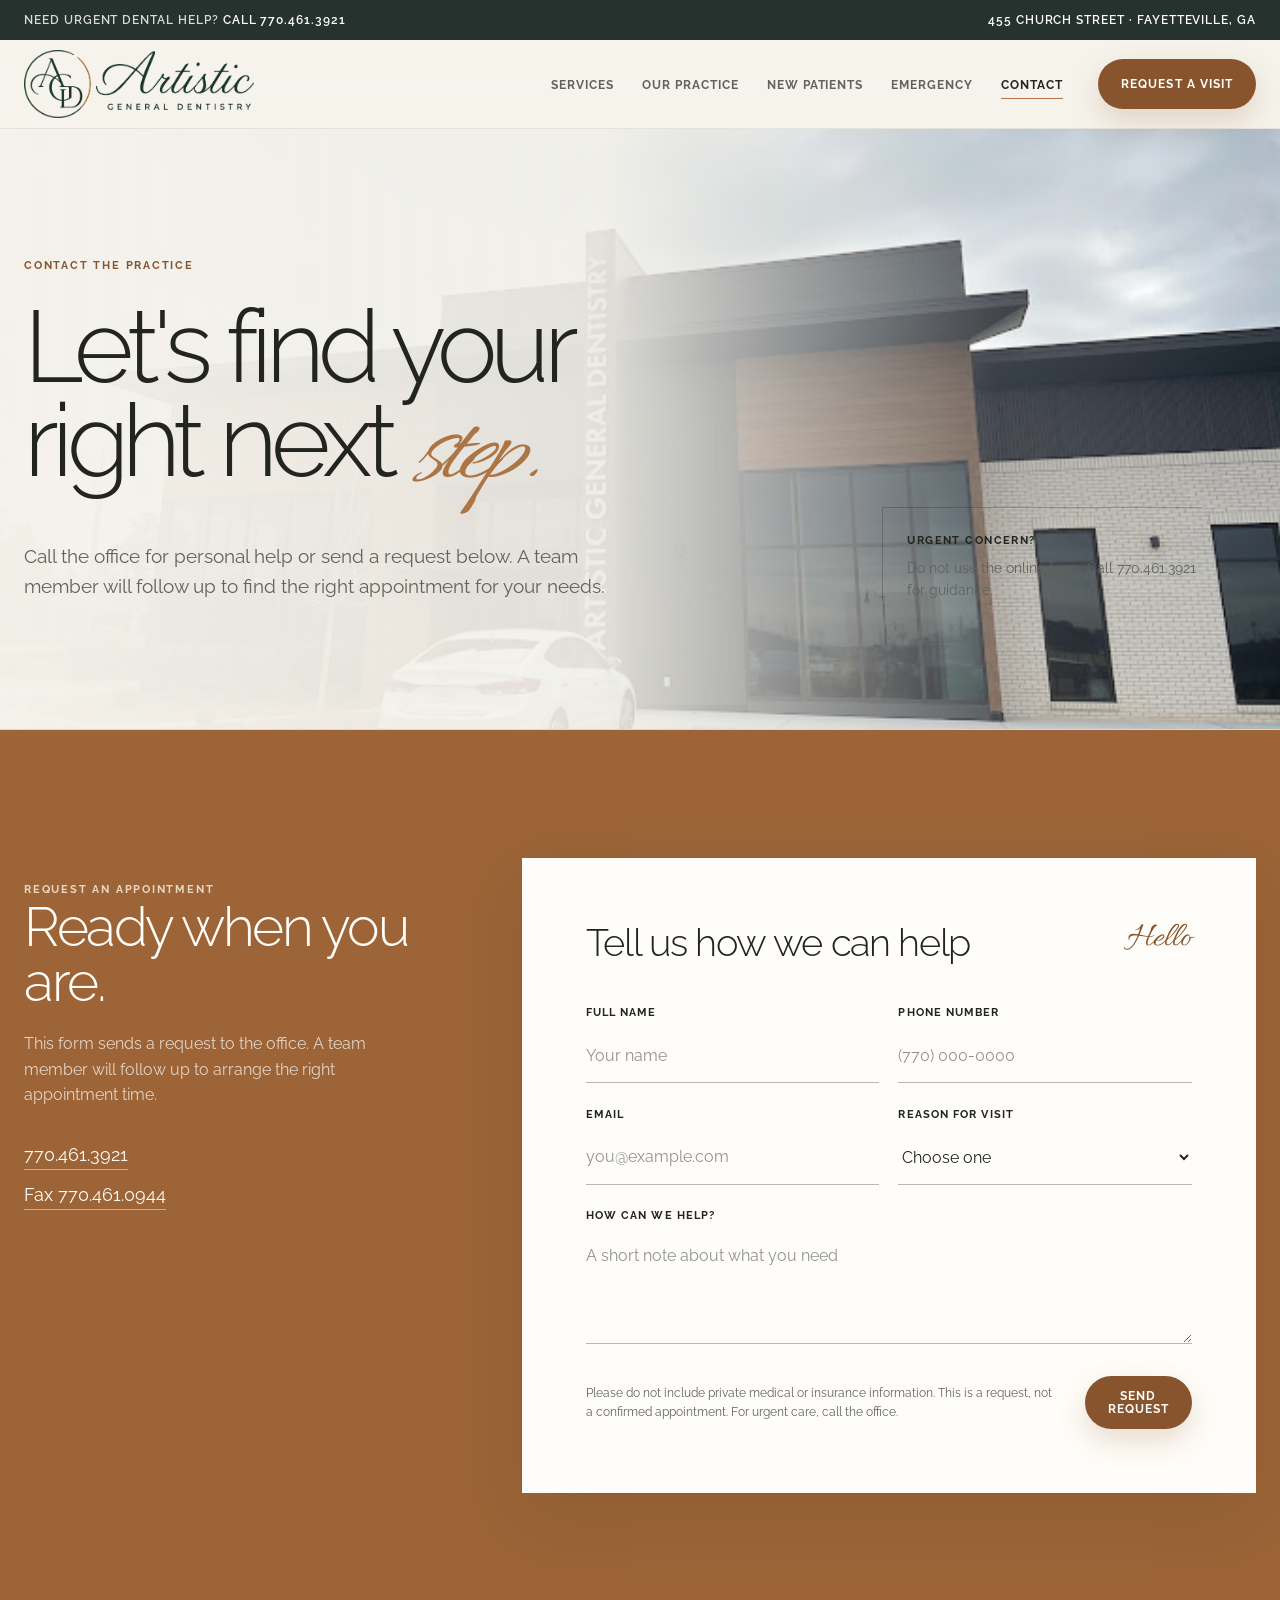
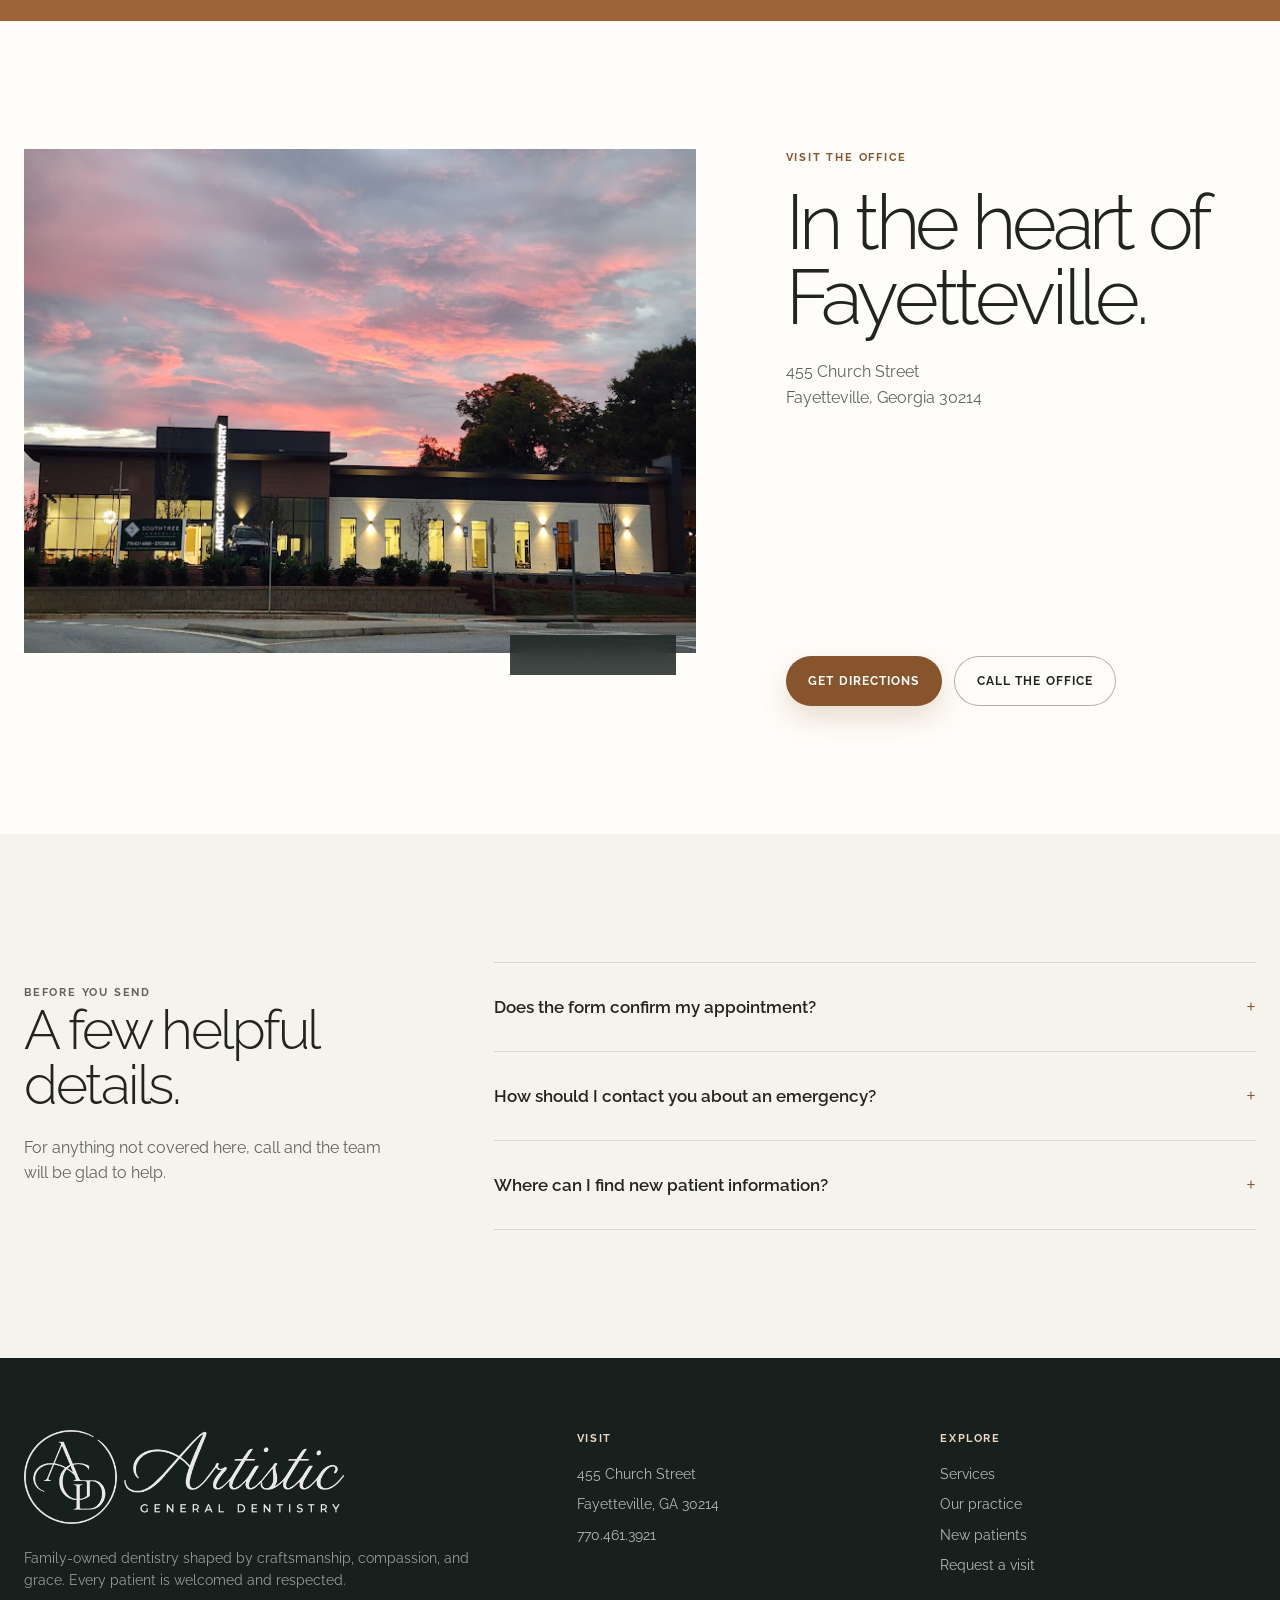
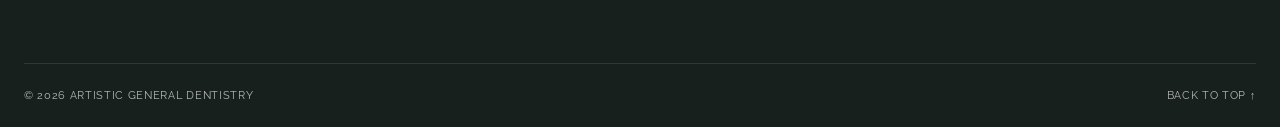
<file: contact.html>
<!DOCTYPE html>
<html lang="en">
  <head>
    <meta charset="utf-8">
    <meta name="viewport" content="width=device-width, initial-scale=1">
    <title>Contact &amp; Appointments | Artistic General Dentistry</title>
    <meta name="description" content="Request a dental appointment, call Artistic General Dentistry, or get directions to 455 Church Street in Fayetteville, Georgia.">
    <meta name="theme-color" content="#f6f3ec">
    <link rel="canonical" href="https://artiebricauddds.com/contact.html">
    <meta property="og:type" content="website">
    <meta property="og:title" content="Contact Artistic General Dentistry">
    <meta property="og:description" content="Request a visit, call the office, or plan your trip to our Fayetteville dental practice.">
    <meta property="og:url" content="https://artiebricauddds.com/contact.html">
    <link rel="icon" href="assets/favicon.svg" type="image/svg+xml">
    <link rel="preconnect" href="https://fonts.googleapis.com">
    <link rel="preconnect" href="https://fonts.gstatic.com" crossorigin>
    <link href="https://fonts.googleapis.com/css2?family=Allura&amp;family=Raleway:wght@300;400;500;600;700&amp;display=swap" rel="stylesheet">
    <link rel="stylesheet" href="assets/styles.css">
    <script type="application/ld+json">
      {
        "@context": "https://schema.org",
        "@type": "Dentist",
        "name": "Artistic General Dentistry",
        "telephone": "+1-770-461-3921",
        "address": {
          "@type": "PostalAddress",
          "streetAddress": "455 Church Street",
          "addressLocality": "Fayetteville",
          "addressRegion": "GA",
          "postalCode": "30214",
          "addressCountry": "US"
        }
      }
    </script>
    <script src="assets/site.js" defer></script>
  </head>
  <body>
    <a class="skip-link" href="#main">Skip to main content</a>
    <div class="announcement"><div class="container announcement-inner"><span>Need urgent dental help? <a href="tel:+17704613921">Call 770.461.3921</a></span><a class="announcement-address" href="https://www.google.com/maps/search/?api=1&amp;query=455+Church+Street+Fayetteville+GA+30214" target="_blank" rel="noreferrer">455 Church Street · Fayetteville, GA</a></div></div>
    <header class="site-header">
      <div class="container header-inner">
        <a class="brand" href="index.html" aria-label="Artistic General Dentistry home"><img class="brand-logo" src="assets/artistic-general-dentistry-logo.png" width="2241" height="662" alt="" decoding="async"></a>
        <nav class="site-nav" id="site-nav" aria-label="Primary navigation"><ul><li><a href="services.html">Services</a></li><li><a href="practice.html">Our practice</a></li><li><a href="new-patients.html">New patients</a></li><li><a href="emergency.html">Emergency</a></li><li><a href="contact.html" aria-current="page">Contact</a></li></ul></nav>
        <a class="button button-primary header-cta" href="#appointment">Request a visit</a>
        <button class="menu-button" type="button" aria-expanded="false" aria-controls="site-nav" aria-label="Open menu"><span aria-hidden="true"></span></button>
      </div>
    </header>

    <main id="main" tabindex="-1">
      <section class="inner-hero inner-hero--contact" id="top" aria-labelledby="page-title">
        <div class="container inner-hero-inner">
          <div class="inner-hero-copy">
            <p class="section-label">Contact the practice</p>
            <h1 id="page-title">Let's find your right next <em>step.</em></h1>
            <p class="inner-hero-lead">Call the office for personal help or send a request below. A team member will follow up to find the right appointment for your needs.</p>
          </div>
          <div class="inner-hero-aside"><strong>Urgent concern?</strong>Do not use the online form. Call <a href="tel:+17704613921">770.461.3921</a> for guidance.</div>
        </div>
      </section>

      <section class="section contact-section" id="appointment" aria-labelledby="appointment-title">
        <div class="container contact-layout">
          <div class="contact-heading">
            <p class="section-label">Request an appointment</p>
            <h2 id="appointment-title">Ready when you are.</h2>
            <p>This form sends a request to the office. A team member will follow up to arrange the right appointment time.</p>
            <div class="contact-direct"><a href="tel:+17704613921">770.461.3921</a><a href="fax:+17704610944">Fax 770.461.0944</a></div>
          </div>
          <form class="appointment-form" name="appointment-request" method="post" action="/thank-you.html" data-netlify="true" netlify-honeypot="bot-field">
            <input type="hidden" name="form-name" value="appointment-request">
            <p class="hidden-field"><label>Do not fill this out if you are human: <input name="bot-field" type="text"></label></p>
            <div class="form-intro"><h3>Tell us how we can help</h3><span aria-hidden="true">Hello</span></div>
            <div class="form-grid">
              <div class="field"><label for="name">Full name</label><input id="name" name="name" type="text" autocomplete="name" placeholder="Your name" required></div>
              <div class="field"><label for="phone">Phone number</label><input id="phone" name="phone" type="tel" autocomplete="tel" placeholder="(770) 000-0000" required></div>
              <div class="field"><label for="email">Email</label><input id="email" name="email" type="email" autocomplete="email" placeholder="you@example.com" required></div>
              <div class="field"><label for="reason">Reason for visit</label><select id="reason" name="reason" required><option value="">Choose one</option><option>New patient exam</option><option>Cleaning and preventive care</option><option>Tooth pain or emergency</option><option>Cosmetic consultation</option><option>Dental implant consultation</option><option>Other dental concern</option></select></div>
              <div class="field field-full"><label for="message">How can we help?</label><textarea id="message" name="message" placeholder="A short note about what you need"></textarea></div>
            </div>
            <div class="form-footer"><p class="form-note">Please do not include private medical or insurance information. This is a request, not a confirmed appointment. For urgent care, call the office.</p><button class="button button-primary" type="submit">Send request</button></div>
          </form>
        </div>
      </section>

      <section class="section section-white" aria-labelledby="location-title">
        <div class="container location-detail-grid">
          <div class="location-photo"><img src="assets/office-exterior-dusk.jpg" width="680" height="510" alt="Artistic General Dentistry illuminated beneath a sunset sky." loading="lazy" decoding="async"></div>
          <div class="location-detail">
            <p class="section-label">Visit the office</p>
            <h2 id="location-title">In the heart of Fayetteville.</h2>
            <address>455 Church Street<br>Fayetteville, Georgia 30214</address>
            <div class="hours" role="table" aria-label="Office hours"><div class="hours-row" role="row"><strong role="rowheader">Monday–Tuesday</strong><span role="cell">8:00 am–7:00 pm</span></div><div class="hours-row" role="row"><strong role="rowheader">Wednesday–Thursday</strong><span role="cell">8:00 am–5:00 pm</span></div><div class="hours-row" role="row"><strong role="rowheader">Friday</strong><span role="cell">8:00 am–1:00 pm</span></div><div class="hours-row" role="row"><strong role="rowheader">Saturday–Sunday</strong><span role="cell">By appointment</span></div></div>
            <div class="location-actions"><a class="button button-primary button-arrow" href="https://www.google.com/maps/search/?api=1&amp;query=455+Church+Street+Fayetteville+GA+30214" target="_blank" rel="noreferrer">Get directions</a><a class="button button-outline" href="tel:+17704613921">Call the office</a></div>
          </div>
        </div>
      </section>

      <section class="section" aria-labelledby="contact-faq-title">
        <div class="container faq-grid">
          <div class="faq-heading"><p class="section-label">Before you send</p><h2 id="contact-faq-title">A few helpful details.</h2><p>For anything not covered here, call and the team will be glad to help.</p></div>
          <div class="faq-list">
            <details><summary>Does the form confirm my appointment?</summary><div class="faq-answer"><p>No. It sends a request to the practice. A team member will contact you to confirm the appropriate visit and available time.</p></div></details>
            <details><summary>How should I contact you about an emergency?</summary><div class="faq-answer"><p>Call 770.461.3921 rather than using the form. Calling allows the team to understand your situation and provide more timely guidance.</p></div></details>
            <details><summary>Where can I find new patient information?</summary><div class="faq-answer"><p>The New Patients page covers first-visit expectations, membership information, hours, and common questions.</p><a class="text-link" href="new-patients.html">New patient details</a></div></details>
          </div>
        </div>
      </section>
    </main>

    <footer class="site-footer">
      <div class="container footer-main"><div class="footer-brand"><a class="brand" href="index.html" aria-label="Artistic General Dentistry home"><img class="brand-logo" src="assets/artistic-general-dentistry-logo.png" width="2241" height="662" alt="" loading="lazy" decoding="async"></a><p>Family-owned dentistry shaped by craftsmanship, compassion, and grace. Every patient is welcomed and respected.</p></div><div class="footer-column"><h2>Visit</h2><span>455 Church Street</span><span>Fayetteville, GA 30214</span><a href="tel:+17704613921">770.461.3921</a></div><div class="footer-column"><h2>Explore</h2><a href="services.html">Services</a><a href="practice.html">Our practice</a><a href="new-patients.html">New patients</a><a href="contact.html#appointment">Request a visit</a></div></div>
      <div class="container footer-bottom"><span>© <span data-current-year>2026</span> Artistic General Dentistry</span><a href="#top">Back to top ↑</a></div>
    </footer>
    <div class="mobile-actions" role="group" aria-label="Appointment actions"><a class="button button-outline" href="tel:+17704613921">Call</a><a class="button button-primary" href="#appointment">Request visit</a></div>
  </body>
</html>
</file>
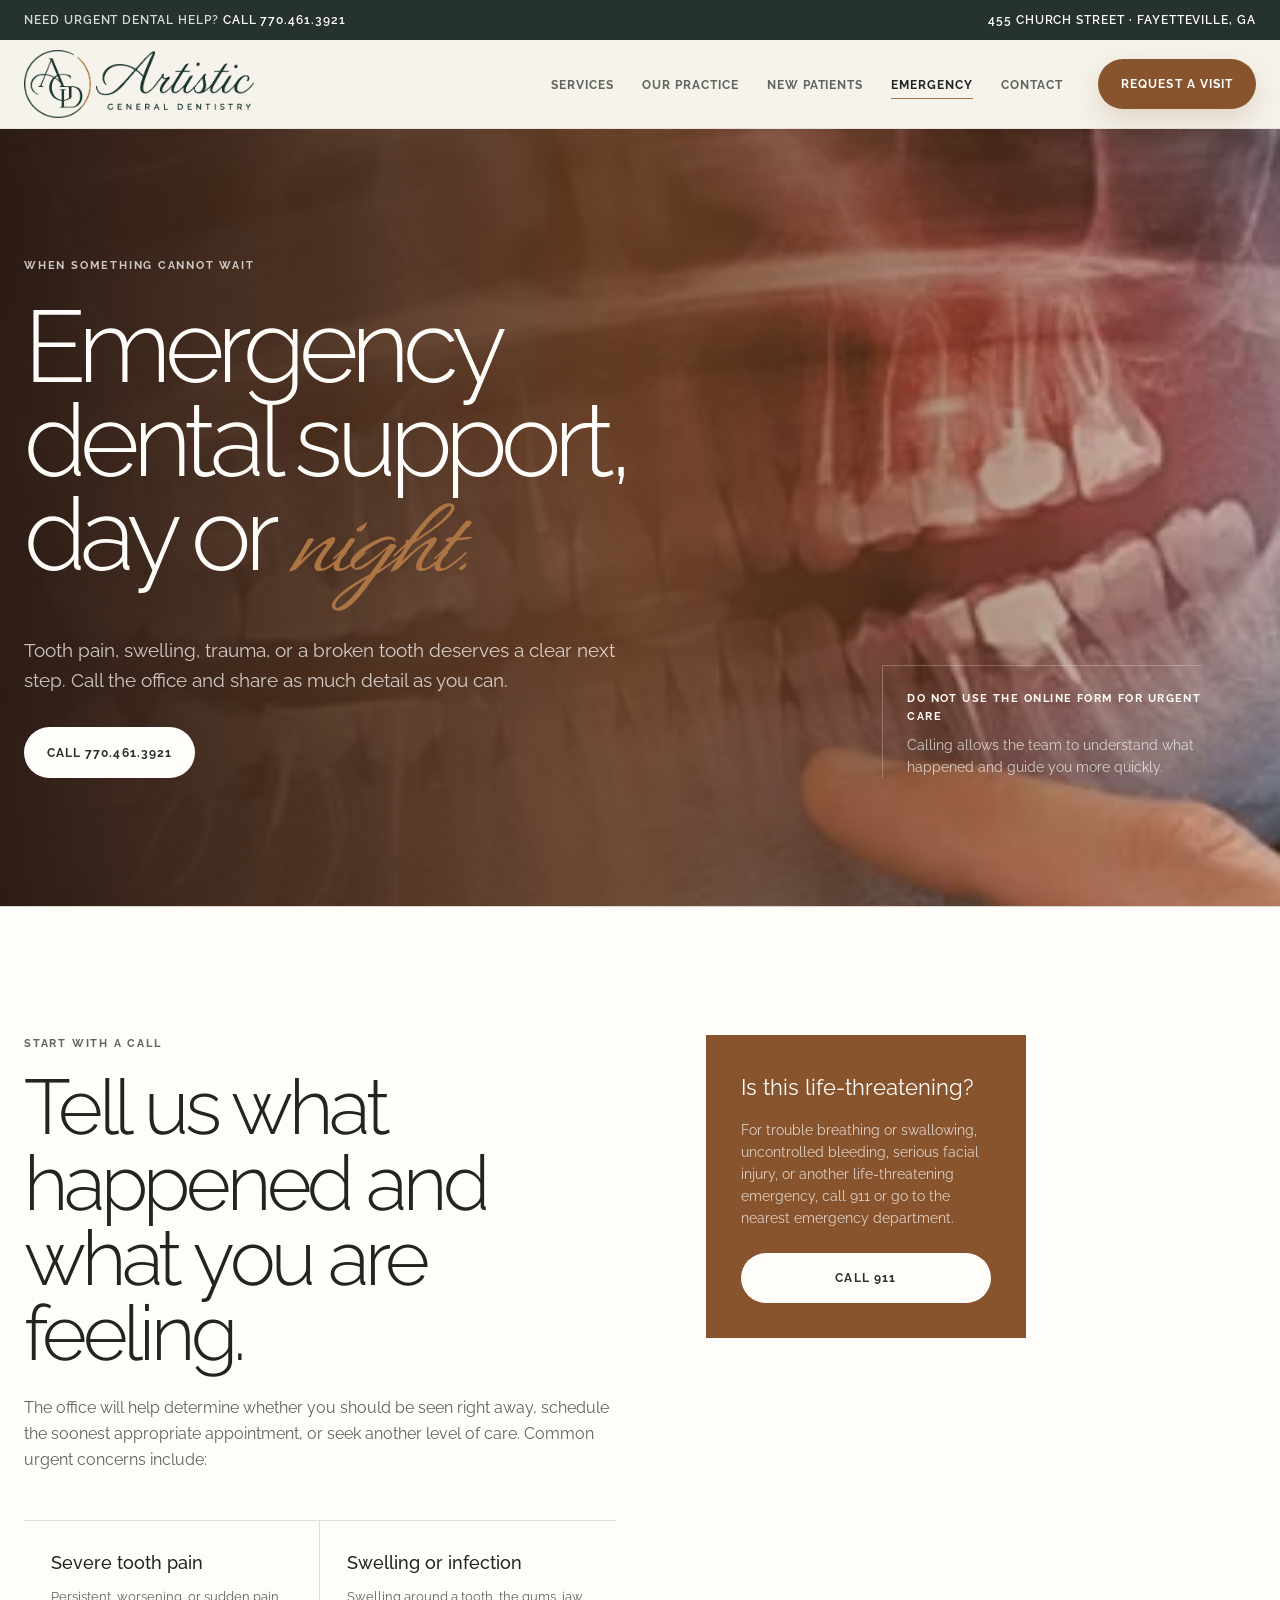
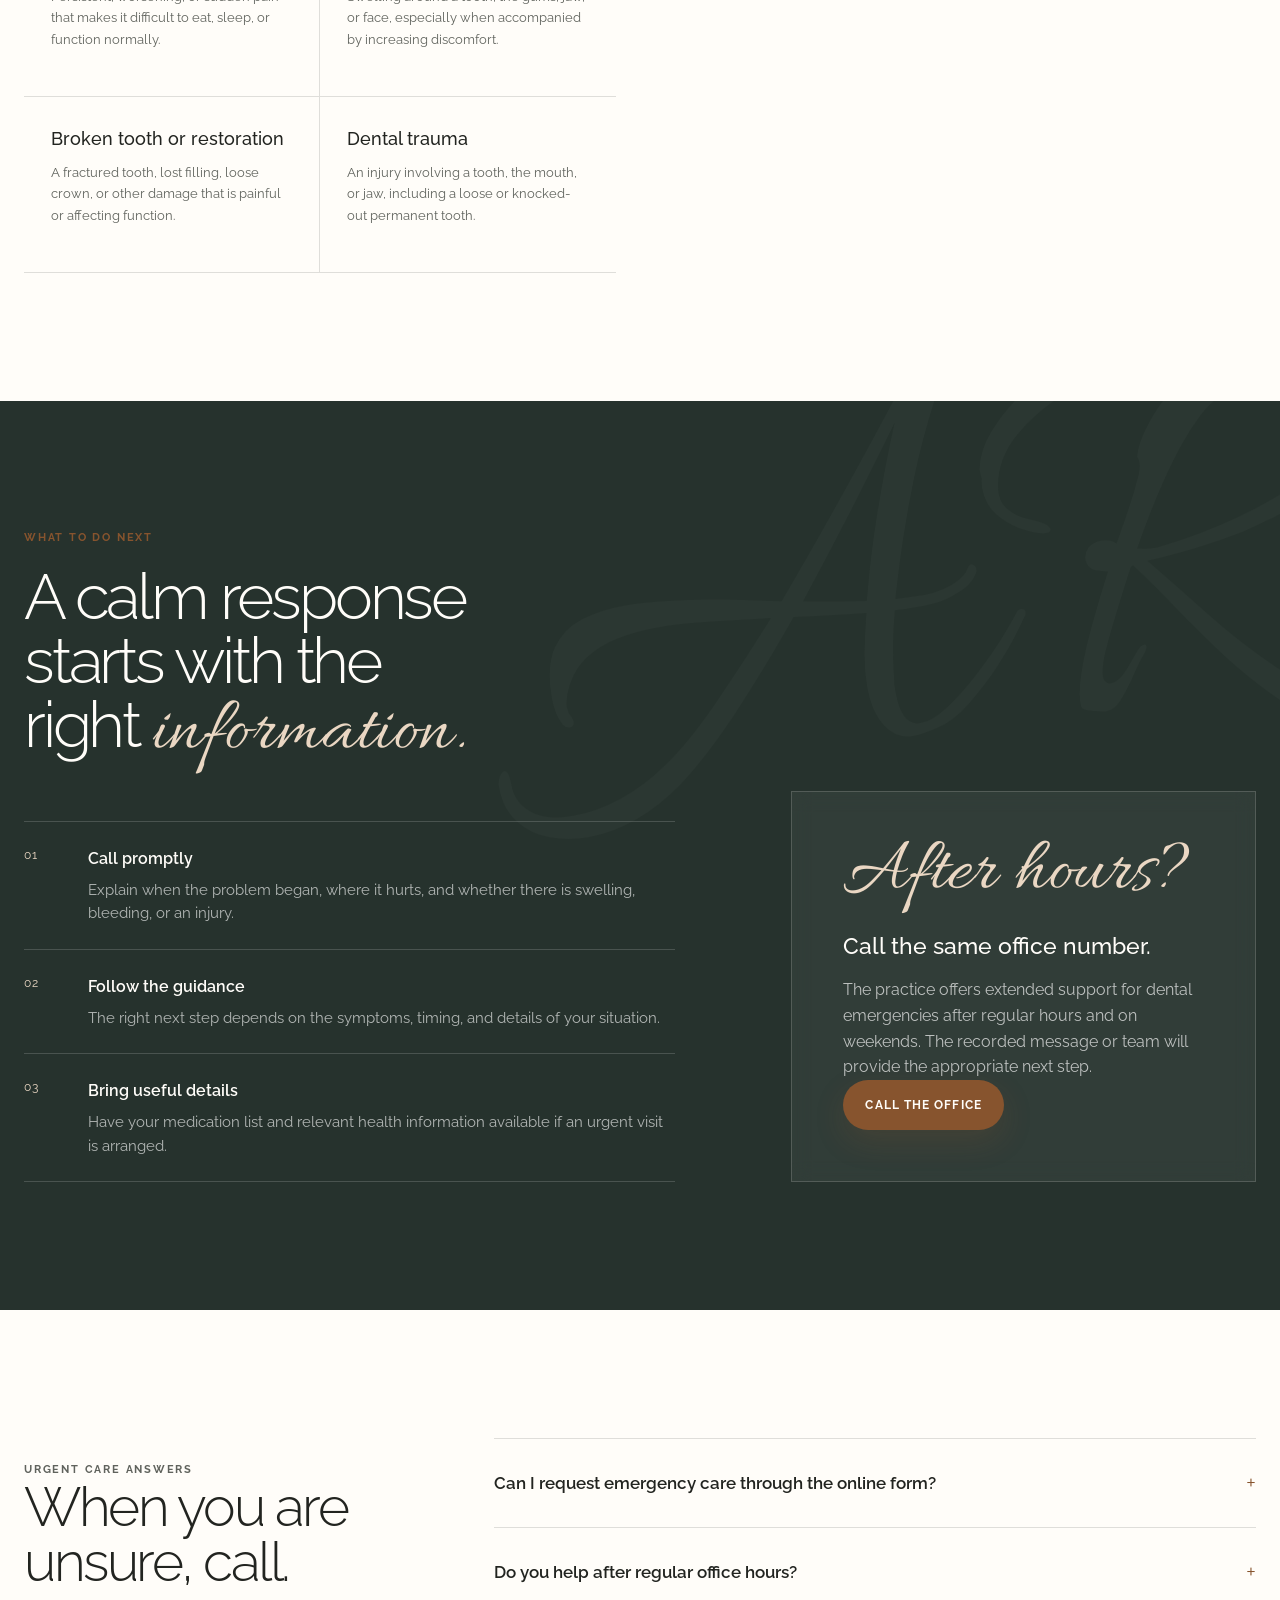
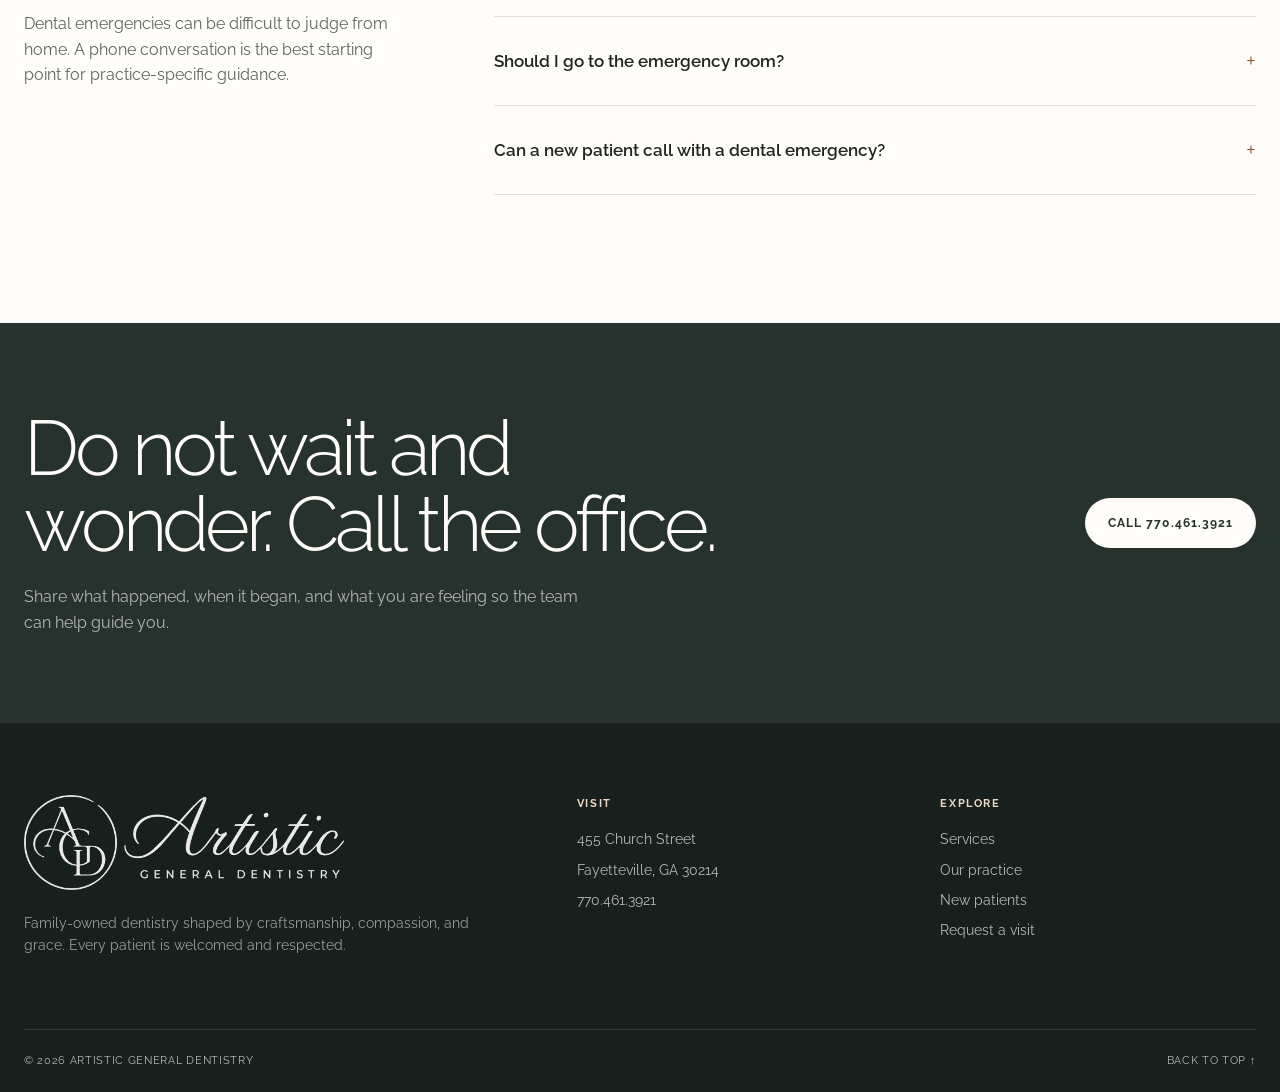
<file: emergency.html>
<!DOCTYPE html>
<html lang="en">
  <head>
    <meta charset="utf-8">
    <meta name="viewport" content="width=device-width, initial-scale=1">
    <title>Emergency Dentist in Fayetteville, GA | Artistic General Dentistry</title>
    <meta name="description" content="Call Artistic General Dentistry in Fayetteville for urgent tooth pain, swelling, dental trauma, a broken tooth, or another dental emergency.">
    <meta name="theme-color" content="#87542e">
    <link rel="canonical" href="https://artiebricauddds.com/emergency.html">
    <meta property="og:type" content="website">
    <meta property="og:title" content="Emergency Dental Care | Artistic General Dentistry">
    <meta property="og:description" content="A clear next step for tooth pain, swelling, trauma, or a broken tooth in Fayetteville, Georgia.">
    <meta property="og:url" content="https://artiebricauddds.com/emergency.html">
    <link rel="icon" href="assets/favicon.svg" type="image/svg+xml">
    <link rel="preconnect" href="https://fonts.googleapis.com">
    <link rel="preconnect" href="https://fonts.gstatic.com" crossorigin>
    <link href="https://fonts.googleapis.com/css2?family=Allura&amp;family=Raleway:wght@300;400;500;600;700&amp;display=swap" rel="stylesheet">
    <link rel="stylesheet" href="assets/styles.css">
    <script src="assets/site.js" defer></script>
  </head>
  <body>
    <a class="skip-link" href="#main">Skip to main content</a>
    <div class="announcement"><div class="container announcement-inner"><span>Need urgent dental help? <a href="tel:+17704613921">Call 770.461.3921</a></span><a class="announcement-address" href="https://www.google.com/maps/search/?api=1&amp;query=455+Church+Street+Fayetteville+GA+30214" target="_blank" rel="noreferrer">455 Church Street · Fayetteville, GA</a></div></div>
    <header class="site-header">
      <div class="container header-inner">
        <a class="brand" href="index.html" aria-label="Artistic General Dentistry home"><img class="brand-logo" src="assets/artistic-general-dentistry-logo.png" width="2241" height="662" alt="" decoding="async"></a>
        <nav class="site-nav" id="site-nav" aria-label="Primary navigation"><ul><li><a href="services.html">Services</a></li><li><a href="practice.html">Our practice</a></li><li><a href="new-patients.html">New patients</a></li><li><a href="emergency.html" aria-current="page">Emergency</a></li><li><a href="contact.html">Contact</a></li></ul></nav>
        <a class="button button-primary header-cta" href="contact.html#appointment">Request a visit</a>
        <button class="menu-button" type="button" aria-expanded="false" aria-controls="site-nav" aria-label="Open menu"><span aria-hidden="true"></span></button>
      </div>
    </header>

    <main id="main" tabindex="-1">
      <section class="inner-hero inner-hero--emergency" id="top" aria-labelledby="page-title">
        <div class="container inner-hero-inner">
          <div class="inner-hero-copy">
            <p class="section-label">When something cannot wait</p>
            <h1 id="page-title">Emergency dental support, day or <em>night.</em></h1>
            <p class="inner-hero-lead">Tooth pain, swelling, trauma, or a broken tooth deserves a clear next step. Call the office and share as much detail as you can.</p>
            <div class="hero-actions"><a class="button button-light" href="tel:+17704613921">Call 770.461.3921</a></div>
          </div>
          <div class="inner-hero-aside"><strong>Do not use the online form for urgent care</strong>Calling allows the team to understand what happened and guide you more quickly.</div>
        </div>
      </section>

      <section class="section section-white" aria-labelledby="urgent-title">
        <div class="container urgent-layout">
          <div class="urgent-copy">
            <p class="section-label">Start with a call</p>
            <h2 id="urgent-title">Tell us what happened and what you are feeling.</h2>
            <p>The office will help determine whether you should be seen right away, schedule the soonest appropriate appointment, or seek another level of care. Common urgent concerns include:</p>
            <div class="urgent-list">
              <article class="urgent-item"><h3>Severe tooth pain</h3><p>Persistent, worsening, or sudden pain that makes it difficult to eat, sleep, or function normally.</p></article>
              <article class="urgent-item"><h3>Swelling or infection</h3><p>Swelling around a tooth, the gums, jaw, or face, especially when accompanied by increasing discomfort.</p></article>
              <article class="urgent-item"><h3>Broken tooth or restoration</h3><p>A fractured tooth, lost filling, loose crown, or other damage that is painful or affecting function.</p></article>
              <article class="urgent-item"><h3>Dental trauma</h3><p>An injury involving a tooth, the mouth, or jaw, including a loose or knocked-out permanent tooth.</p></article>
            </div>
          </div>
          <aside class="urgent-callout" aria-label="Medical emergency guidance"><strong>Is this life-threatening?</strong><p>For trouble breathing or swallowing, uncontrolled bleeding, serious facial injury, or another life-threatening emergency, call 911 or go to the nearest emergency department.</p><a class="button button-light" href="tel:911">Call 911</a></aside>
        </div>
      </section>

      <section class="section philosophy" aria-labelledby="what-next-title">
        <div class="container philosophy-grid">
          <div class="philosophy-copy">
            <p class="section-label">What to do next</p>
            <h2 id="what-next-title">A calm response starts with the right <em>information.</em></h2>
            <div class="principles">
              <article class="principle"><span>01</span><div><h3>Call promptly</h3><p>Explain when the problem began, where it hurts, and whether there is swelling, bleeding, or an injury.</p></div></article>
              <article class="principle"><span>02</span><div><h3>Follow the guidance</h3><p>The right next step depends on the symptoms, timing, and details of your situation.</p></div></article>
              <article class="principle"><span>03</span><div><h3>Bring useful details</h3><p>Have your medication list and relevant health information available if an urgent visit is arranged.</p></div></article>
            </div>
          </div>
          <aside class="comfort-panel"><p class="comfort-script">After hours?</p><h3>Call the same office number.</h3><p>The practice offers extended support for dental emergencies after regular hours and on weekends. The recorded message or team will provide the appropriate next step.</p><a class="button button-primary" href="tel:+17704613921">Call the office</a></aside>
        </div>
      </section>

      <section class="section section-white" aria-labelledby="emergency-faq-title">
        <div class="container faq-grid">
          <div class="faq-heading"><p class="section-label">Urgent care answers</p><h2 id="emergency-faq-title">When you are unsure, call.</h2><p>Dental emergencies can be difficult to judge from home. A phone conversation is the best starting point for practice-specific guidance.</p></div>
          <div class="faq-list">
            <details><summary>Can I request emergency care through the online form?</summary><div class="faq-answer"><p>Please call instead. The online form is not monitored as an emergency service and does not create a confirmed appointment.</p></div></details>
            <details><summary>Do you help after regular office hours?</summary><div class="faq-answer"><p>The practice offers extended support for urgent dental concerns after regular hours and on weekends. Call 770.461.3921 for current guidance.</p></div></details>
            <details><summary>Should I go to the emergency room?</summary><div class="faq-answer"><p>Call 911 or go to the nearest emergency department for a life-threatening emergency, trouble breathing or swallowing, uncontrolled bleeding, or a serious facial injury. For other dental concerns, call the practice first for guidance.</p></div></details>
            <details><summary>Can a new patient call with a dental emergency?</summary><div class="faq-answer"><p>Yes. Call and describe the situation. The team can determine what help may be available and the most appropriate next step.</p></div></details>
          </div>
        </div>
      </section>

      <section class="cta-band" aria-labelledby="emergency-cta-title"><div class="container cta-band-inner"><div><h2 id="emergency-cta-title">Do not wait and wonder. Call the office.</h2><p>Share what happened, when it began, and what you are feeling so the team can help guide you.</p></div><div class="cta-actions"><a class="button button-light" href="tel:+17704613921">Call 770.461.3921</a></div></div></section>
    </main>

    <footer class="site-footer">
      <div class="container footer-main"><div class="footer-brand"><a class="brand" href="index.html" aria-label="Artistic General Dentistry home"><img class="brand-logo" src="assets/artistic-general-dentistry-logo.png" width="2241" height="662" alt="" loading="lazy" decoding="async"></a><p>Family-owned dentistry shaped by craftsmanship, compassion, and grace. Every patient is welcomed and respected.</p></div><div class="footer-column"><h2>Visit</h2><span>455 Church Street</span><span>Fayetteville, GA 30214</span><a href="tel:+17704613921">770.461.3921</a></div><div class="footer-column"><h2>Explore</h2><a href="services.html">Services</a><a href="practice.html">Our practice</a><a href="new-patients.html">New patients</a><a href="contact.html#appointment">Request a visit</a></div></div>
      <div class="container footer-bottom"><span>© <span data-current-year>2026</span> Artistic General Dentistry</span><a href="#top">Back to top ↑</a></div>
    </footer>
    <div class="mobile-actions" role="group" aria-label="Appointment actions"><a class="button button-outline" href="tel:+17704613921">Call</a><a class="button button-primary" href="contact.html#appointment">Request visit</a></div>
  </body>
</html>
</file>
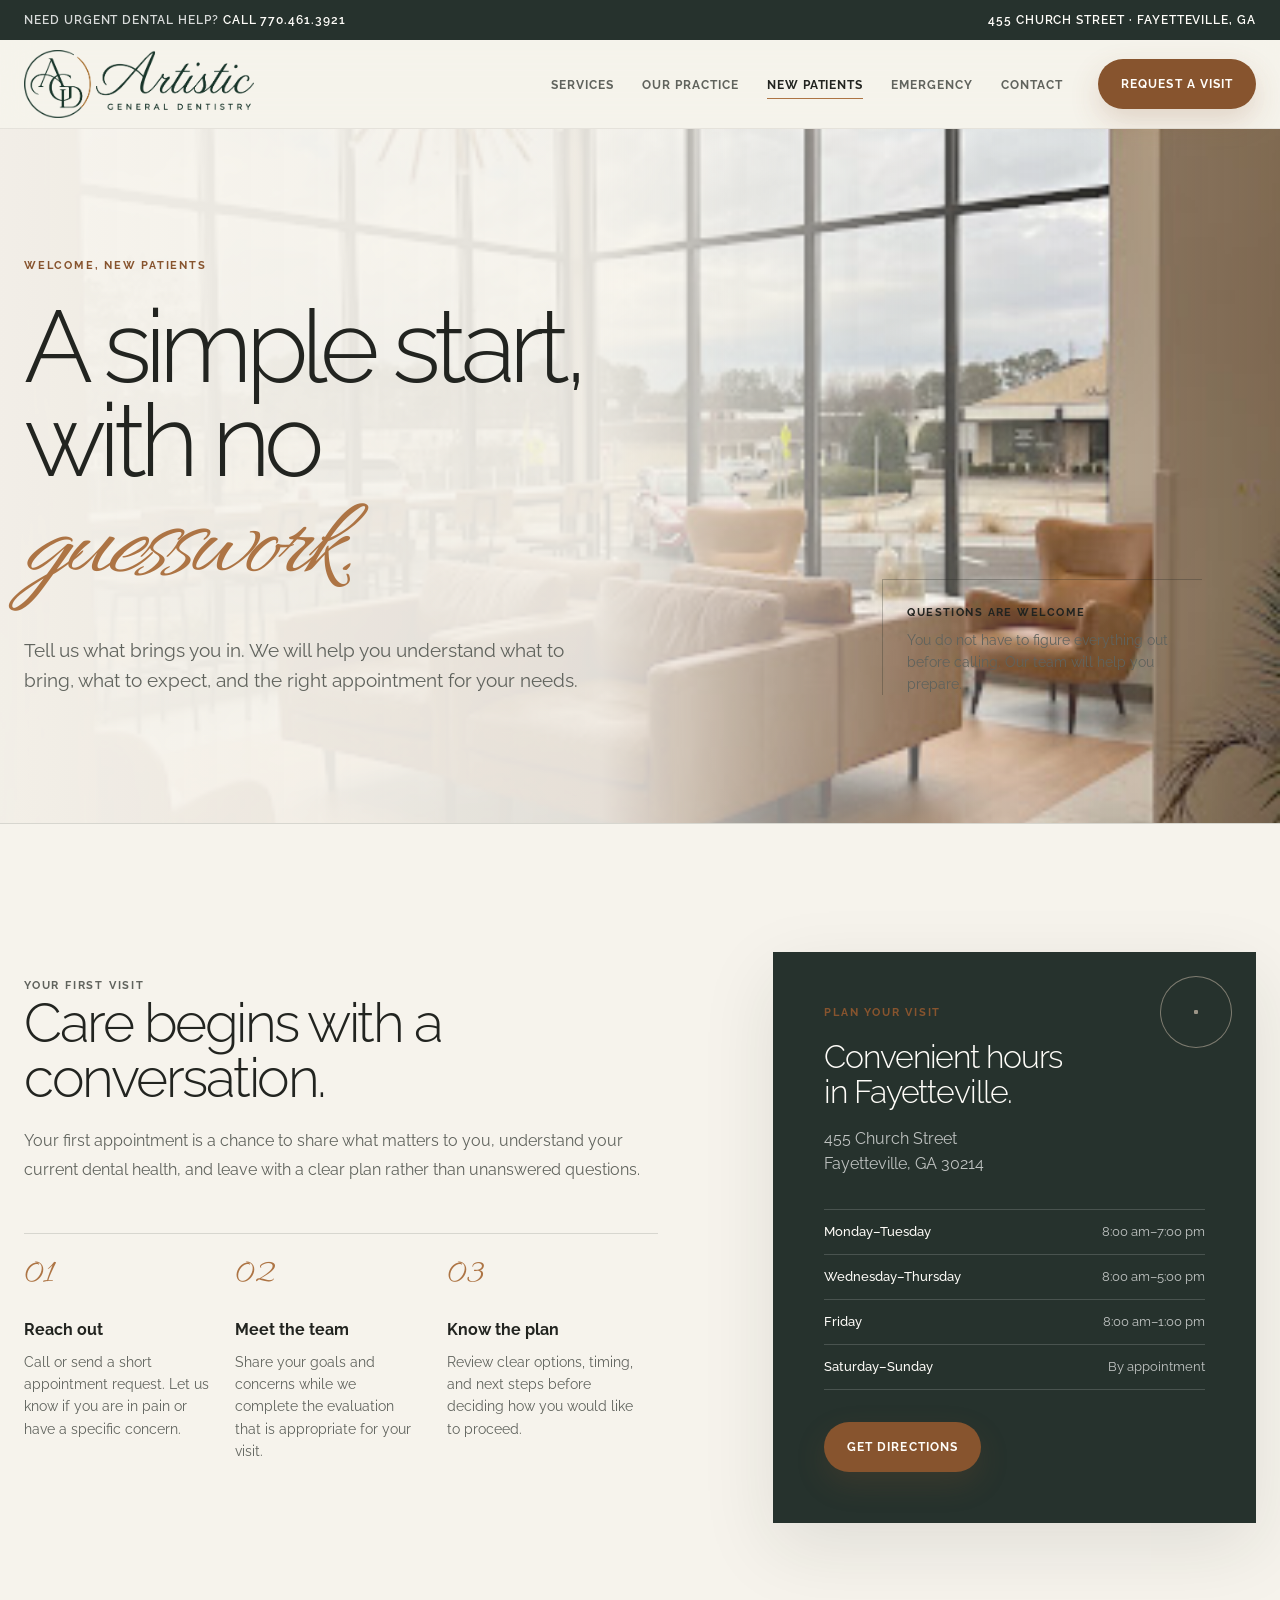
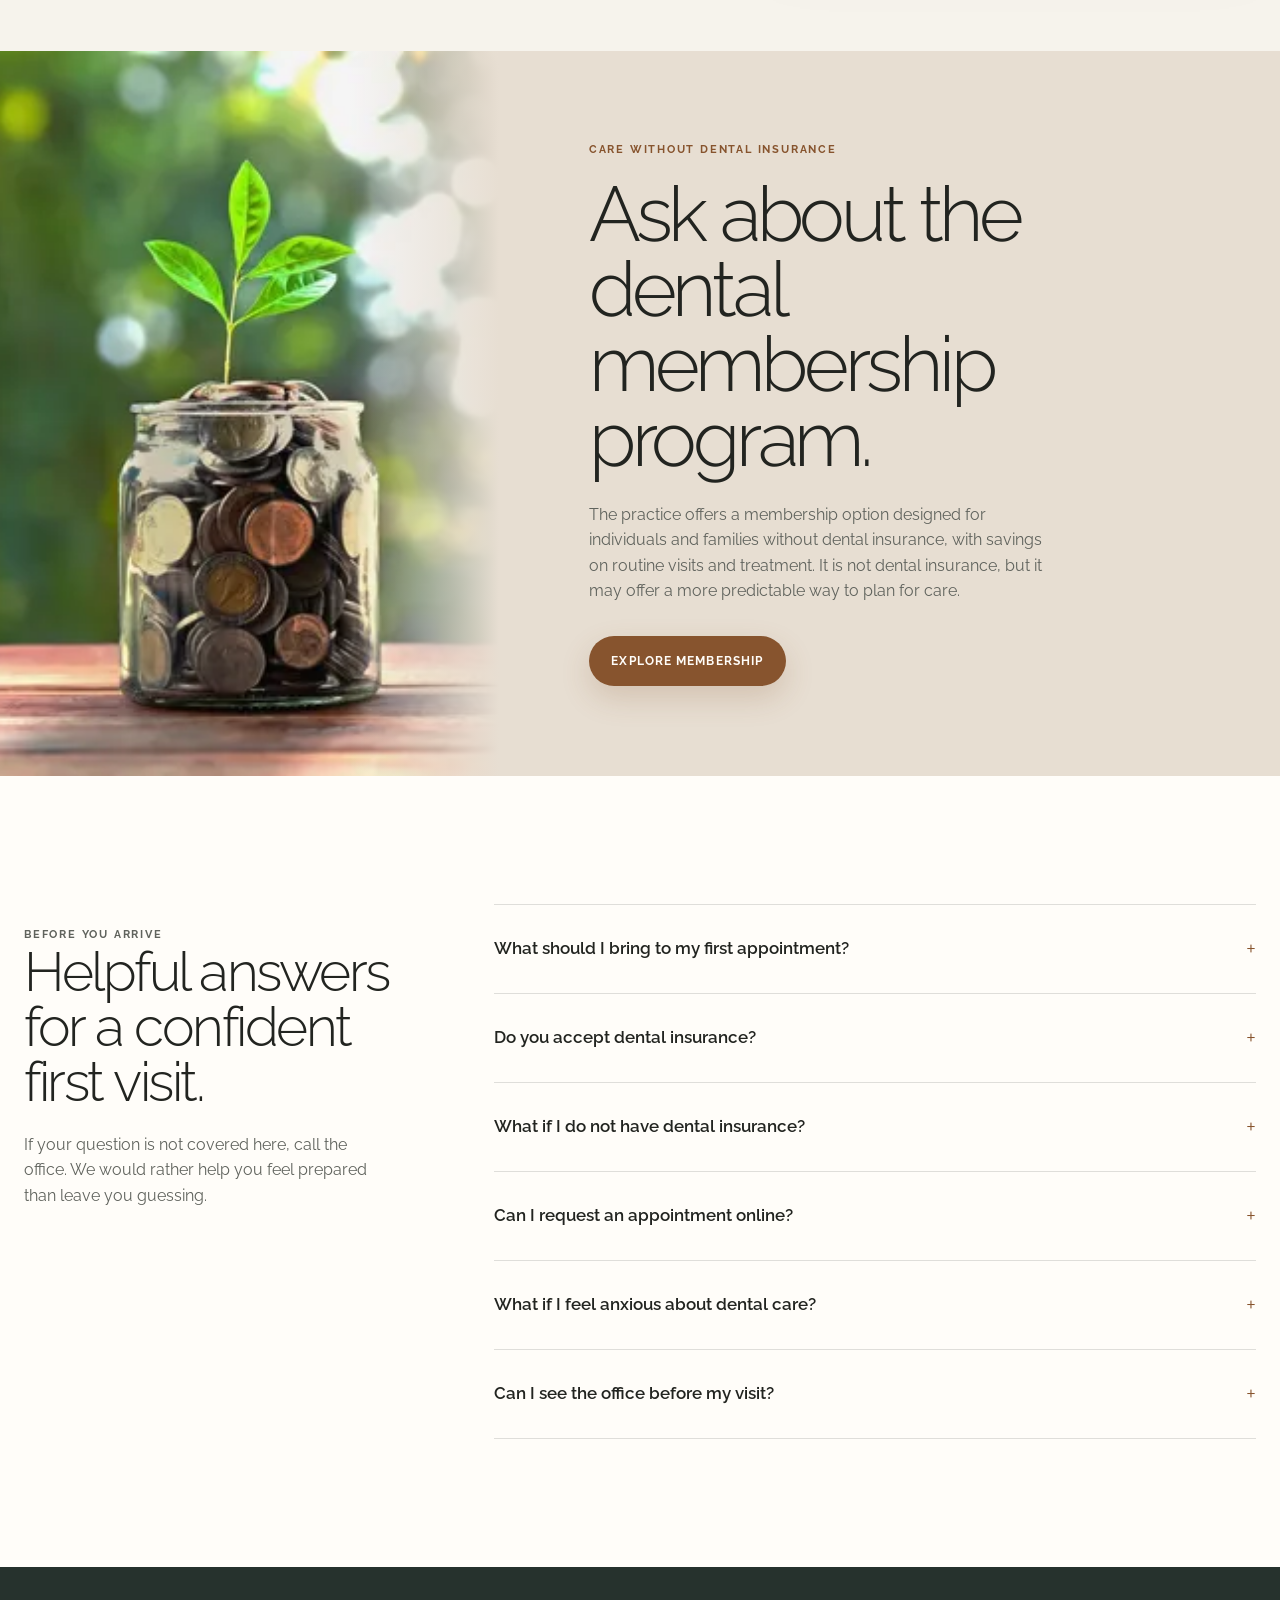
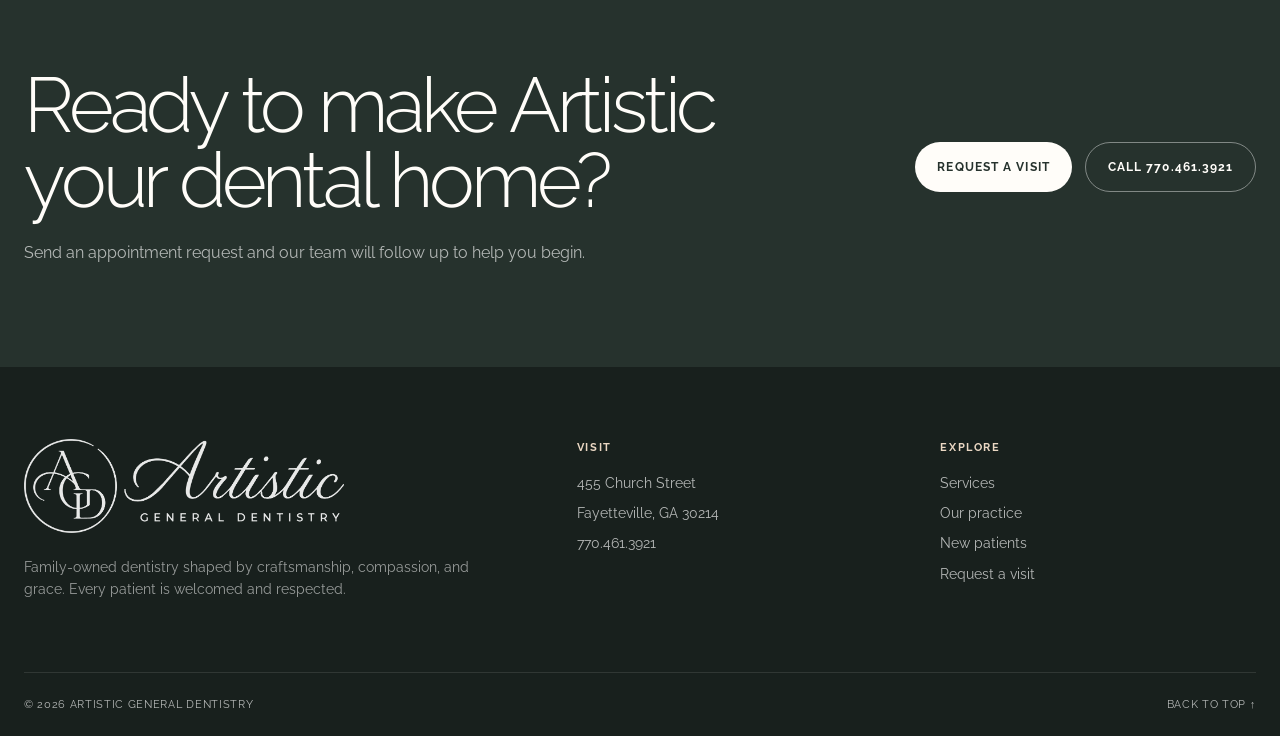
<file: new-patients.html>
<!DOCTYPE html>
<html lang="en">
  <head>
    <meta charset="utf-8">
    <meta name="viewport" content="width=device-width, initial-scale=1">
    <title>New Dental Patients | Artistic General Dentistry</title>
    <meta name="description" content="Plan your first visit to Artistic General Dentistry in Fayetteville, GA. Review office hours, what to expect, membership options, and helpful patient answers.">
    <meta name="theme-color" content="#f6f3ec">
    <link rel="canonical" href="https://artiebricauddds.com/new-patients.html">
    <meta property="og:type" content="website">
    <meta property="og:title" content="New Patients | Artistic General Dentistry">
    <meta property="og:description" content="A simple, welcoming start with clear expectations and no guesswork.">
    <meta property="og:url" content="https://artiebricauddds.com/new-patients.html">
    <link rel="icon" href="assets/favicon.svg" type="image/svg+xml">
    <link rel="preconnect" href="https://fonts.googleapis.com">
    <link rel="preconnect" href="https://fonts.gstatic.com" crossorigin>
    <link href="https://fonts.googleapis.com/css2?family=Allura&amp;family=Raleway:wght@300;400;500;600;700&amp;display=swap" rel="stylesheet">
    <link rel="stylesheet" href="assets/styles.css">
    <script src="assets/site.js" defer></script>
  </head>
  <body>
    <a class="skip-link" href="#main">Skip to main content</a>
    <div class="announcement"><div class="container announcement-inner"><span>Need urgent dental help? <a href="tel:+17704613921">Call 770.461.3921</a></span><a class="announcement-address" href="https://www.google.com/maps/search/?api=1&amp;query=455+Church+Street+Fayetteville+GA+30214" target="_blank" rel="noreferrer">455 Church Street · Fayetteville, GA</a></div></div>
    <header class="site-header">
      <div class="container header-inner">
        <a class="brand" href="index.html" aria-label="Artistic General Dentistry home"><img class="brand-logo" src="assets/artistic-general-dentistry-logo.png" width="2241" height="662" alt="" decoding="async"></a>
        <nav class="site-nav" id="site-nav" aria-label="Primary navigation"><ul><li><a href="services.html">Services</a></li><li><a href="practice.html">Our practice</a></li><li><a href="new-patients.html" aria-current="page">New patients</a></li><li><a href="emergency.html">Emergency</a></li><li><a href="contact.html">Contact</a></li></ul></nav>
        <a class="button button-primary header-cta" href="contact.html#appointment">Request a visit</a>
        <button class="menu-button" type="button" aria-expanded="false" aria-controls="site-nav" aria-label="Open menu"><span aria-hidden="true"></span></button>
      </div>
    </header>

    <main id="main" tabindex="-1">
      <section class="inner-hero inner-hero--patients" id="top" aria-labelledby="page-title">
        <div class="container inner-hero-inner">
          <div class="inner-hero-copy">
            <p class="section-label">Welcome, new patients</p>
            <h1 id="page-title">A simple start, with no <em>guesswork.</em></h1>
            <p class="inner-hero-lead">Tell us what brings you in. We will help you understand what to bring, what to expect, and the right appointment for your needs.</p>
          </div>
          <div class="inner-hero-aside"><strong>Questions are welcome</strong>You do not have to figure everything out before calling. Our team will help you prepare.</div>
        </div>
      </section>

      <section class="section" aria-labelledby="visit-title">
        <div class="container visit-grid">
          <div class="visit-copy">
            <p class="section-label">Your first visit</p>
            <h2 id="visit-title">Care begins with a conversation.</h2>
            <p>Your first appointment is a chance to share what matters to you, understand your current dental health, and leave with a clear plan rather than unanswered questions.</p>
            <div class="steps">
              <article class="step"><span class="step-number" aria-hidden="true">01</span><h3>Reach out</h3><p>Call or send a short appointment request. Let us know if you are in pain or have a specific concern.</p></article>
              <article class="step"><span class="step-number" aria-hidden="true">02</span><h3>Meet the team</h3><p>Share your goals and concerns while we complete the evaluation that is appropriate for your visit.</p></article>
              <article class="step"><span class="step-number" aria-hidden="true">03</span><h3>Know the plan</h3><p>Review clear options, timing, and next steps before deciding how you would like to proceed.</p></article>
            </div>
          </div>
          <aside class="location-card" aria-labelledby="hours-title">
            <p class="section-label">Plan your visit</p>
            <h3 id="hours-title">Convenient hours in Fayetteville.</h3>
            <p class="location-address">455 Church Street<br>Fayetteville, GA 30214</p>
            <div class="hours" role="table" aria-label="Office hours"><div class="hours-row" role="row"><strong role="rowheader">Monday–Tuesday</strong><span role="cell">8:00 am–7:00 pm</span></div><div class="hours-row" role="row"><strong role="rowheader">Wednesday–Thursday</strong><span role="cell">8:00 am–5:00 pm</span></div><div class="hours-row" role="row"><strong role="rowheader">Friday</strong><span role="cell">8:00 am–1:00 pm</span></div><div class="hours-row" role="row"><strong role="rowheader">Saturday–Sunday</strong><span role="cell">By appointment</span></div></div>
            <div class="location-actions"><a class="button button-light button-arrow" href="https://www.google.com/maps/search/?api=1&amp;query=455+Church+Street+Fayetteville+GA+30214" target="_blank" rel="noreferrer">Get directions</a></div>
          </aside>
        </div>
      </section>

      <section class="membership-feature" id="membership" aria-labelledby="membership-title">
        <div class="membership-feature-media"><img src="assets/dental-membership.webp" width="365" height="365" alt="Coins in a glass jar with a green seedling, representing dental care savings." loading="lazy" decoding="async"></div>
        <div class="membership-feature-copy"><p class="section-label">Care without dental insurance</p><h2 id="membership-title">Ask about the dental membership program.</h2><p>The practice offers a membership option designed for individuals and families without dental insurance, with savings on routine visits and treatment. It is not dental insurance, but it may offer a more predictable way to plan for care.</p><a class="button button-primary button-arrow" href="https://ourdentalmembership.com/" target="_blank" rel="noreferrer">Explore membership</a></div>
      </section>

      <section class="section section-white" aria-labelledby="faq-title">
        <div class="container faq-grid">
          <div class="faq-heading"><p class="section-label">Before you arrive</p><h2 id="faq-title">Helpful answers for a confident first visit.</h2><p>If your question is not covered here, call the office. We would rather help you feel prepared than leave you guessing.</p></div>
          <div class="faq-list">
            <details><summary>What should I bring to my first appointment?</summary><div class="faq-answer"><p>Bring a photo ID, current insurance information if applicable, a list of medications, and any recent dental records or X-rays available to you. The office can confirm what is needed for your specific appointment.</p></div></details>
            <details><summary>Do you accept dental insurance?</summary><div class="faq-answer"><p>Insurance participation and benefits can vary by plan. Call 770.461.3921 with your current plan information so the team can help you understand the next step before your visit.</p></div></details>
            <details><summary>What if I do not have dental insurance?</summary><div class="faq-answer"><p>Ask about the dental membership program for individuals and families without coverage. It is not insurance, but it is designed to provide savings on routine visits and treatment.</p></div></details>
            <details><summary>Can I request an appointment online?</summary><div class="faq-answer"><p>Yes. The online form sends a request to the office, and a team member will follow up to arrange the right time. It does not confirm an appointment immediately.</p></div></details>
            <details><summary>What if I feel anxious about dental care?</summary><div class="faq-answer"><p>Please tell us. Questions are welcome, explanations are given in plain language, and the team will take time to understand what helps you feel more comfortable.</p></div></details>
            <details><summary>Can I see the office before my visit?</summary><div class="faq-answer"><p>Yes. The Our Practice page includes real photographs of the exterior, lobby, waiting room, and meaningful details throughout the practice.</p><a class="text-link" href="practice.html#office-gallery">View the office</a></div></details>
          </div>
        </div>
      </section>

      <section class="cta-band" aria-labelledby="patients-cta-title"><div class="container cta-band-inner"><div><h2 id="patients-cta-title">Ready to make Artistic your dental home?</h2><p>Send an appointment request and our team will follow up to help you begin.</p></div><div class="cta-actions"><a class="button button-light" href="contact.html#appointment">Request a visit</a><a class="button button-outline" href="tel:+17704613921">Call 770.461.3921</a></div></div></section>
    </main>

    <footer class="site-footer">
      <div class="container footer-main"><div class="footer-brand"><a class="brand" href="index.html" aria-label="Artistic General Dentistry home"><img class="brand-logo" src="assets/artistic-general-dentistry-logo.png" width="2241" height="662" alt="" loading="lazy" decoding="async"></a><p>Family-owned dentistry shaped by craftsmanship, compassion, and grace. Every patient is welcomed and respected.</p></div><div class="footer-column"><h2>Visit</h2><span>455 Church Street</span><span>Fayetteville, GA 30214</span><a href="tel:+17704613921">770.461.3921</a></div><div class="footer-column"><h2>Explore</h2><a href="services.html">Services</a><a href="practice.html">Our practice</a><a href="new-patients.html">New patients</a><a href="contact.html#appointment">Request a visit</a></div></div>
      <div class="container footer-bottom"><span>© <span data-current-year>2026</span> Artistic General Dentistry</span><a href="#top">Back to top ↑</a></div>
    </footer>
    <div class="mobile-actions" role="group" aria-label="Appointment actions"><a class="button button-outline" href="tel:+17704613921">Call</a><a class="button button-primary" href="contact.html#appointment">Request visit</a></div>
  </body>
</html>
</file>
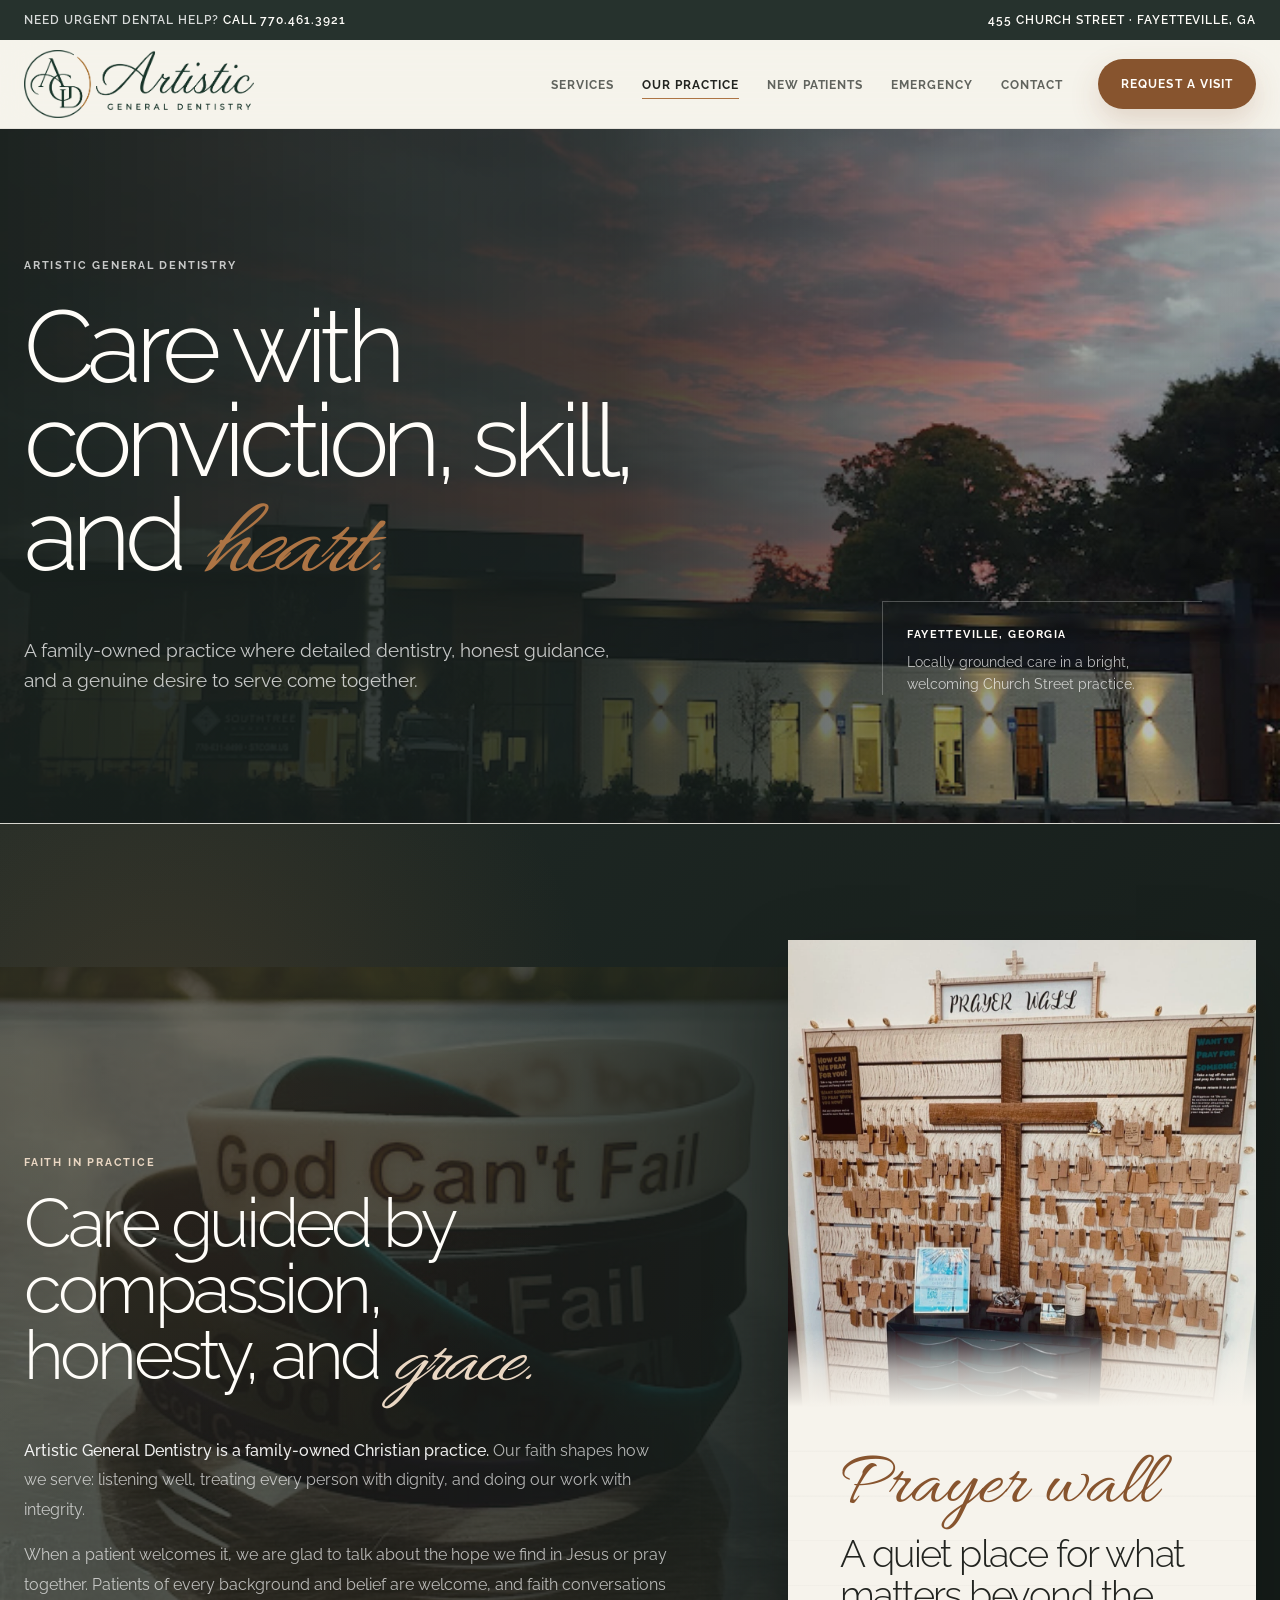
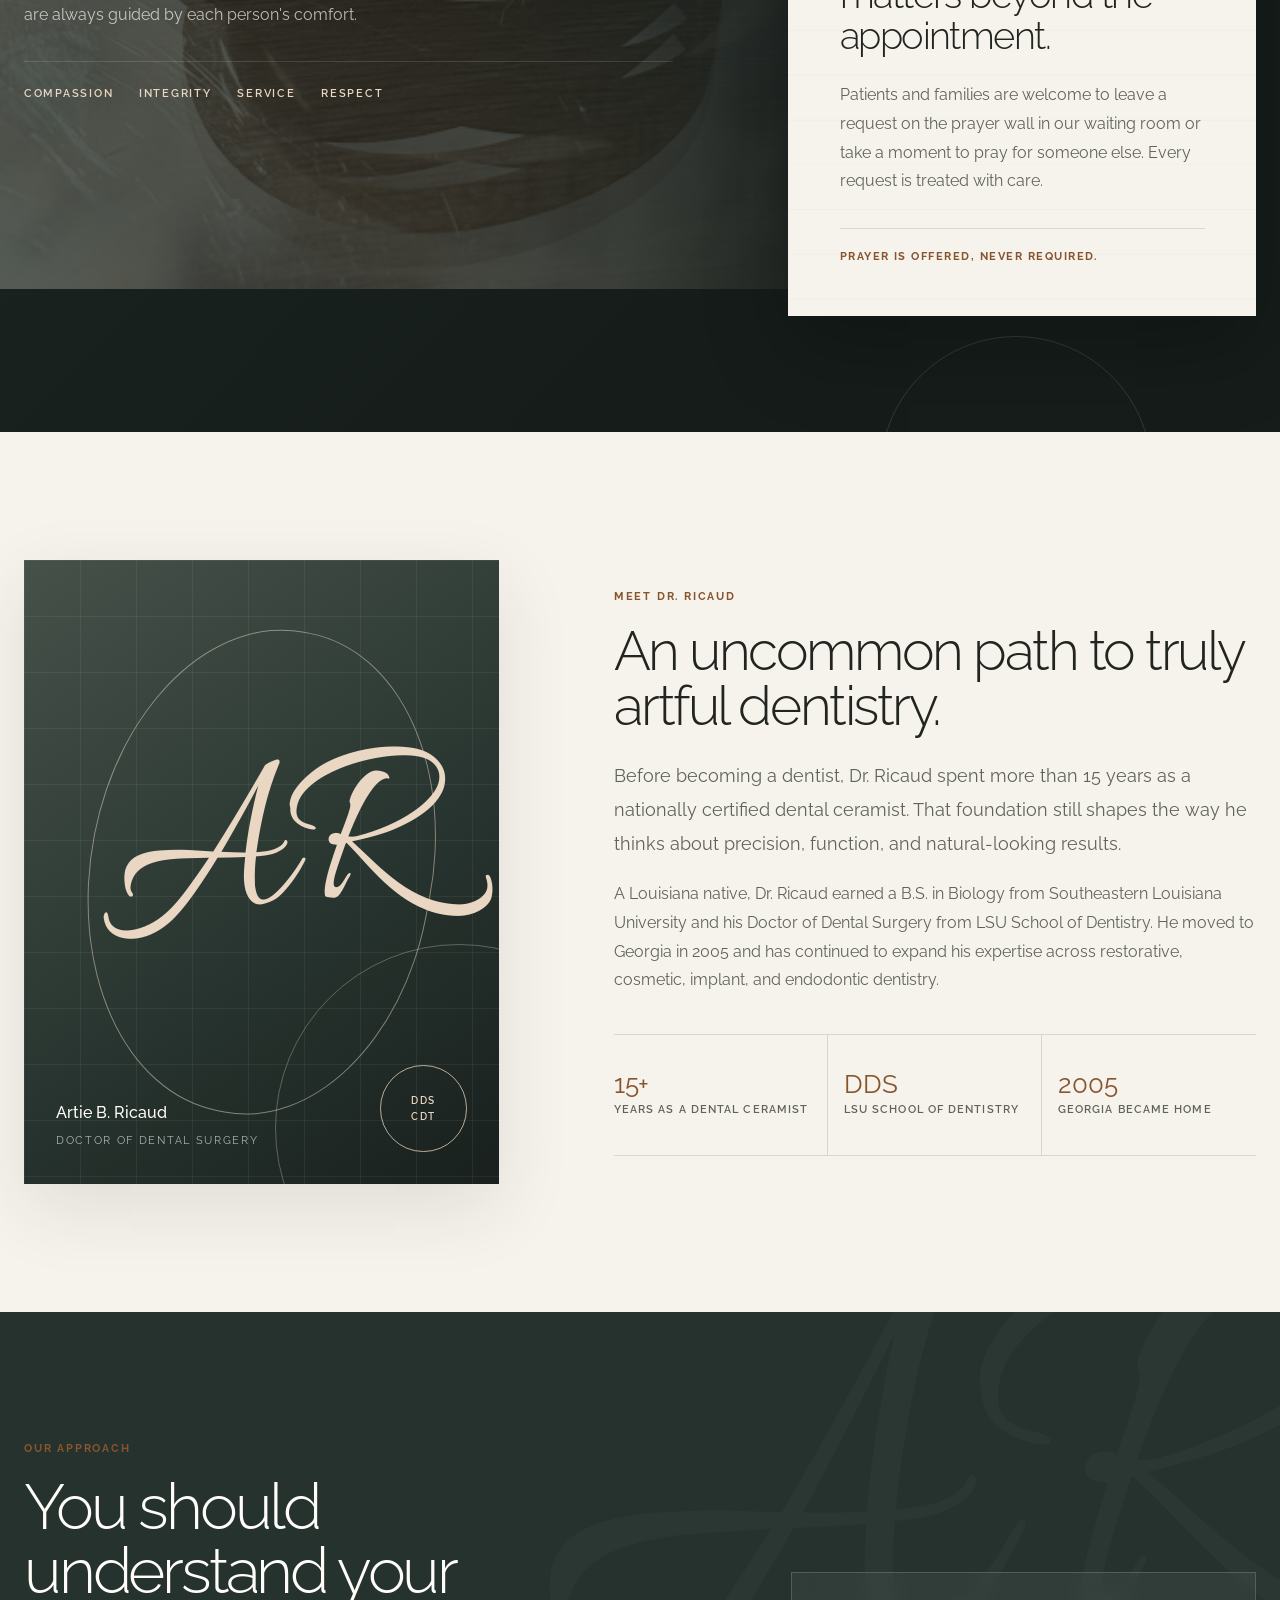
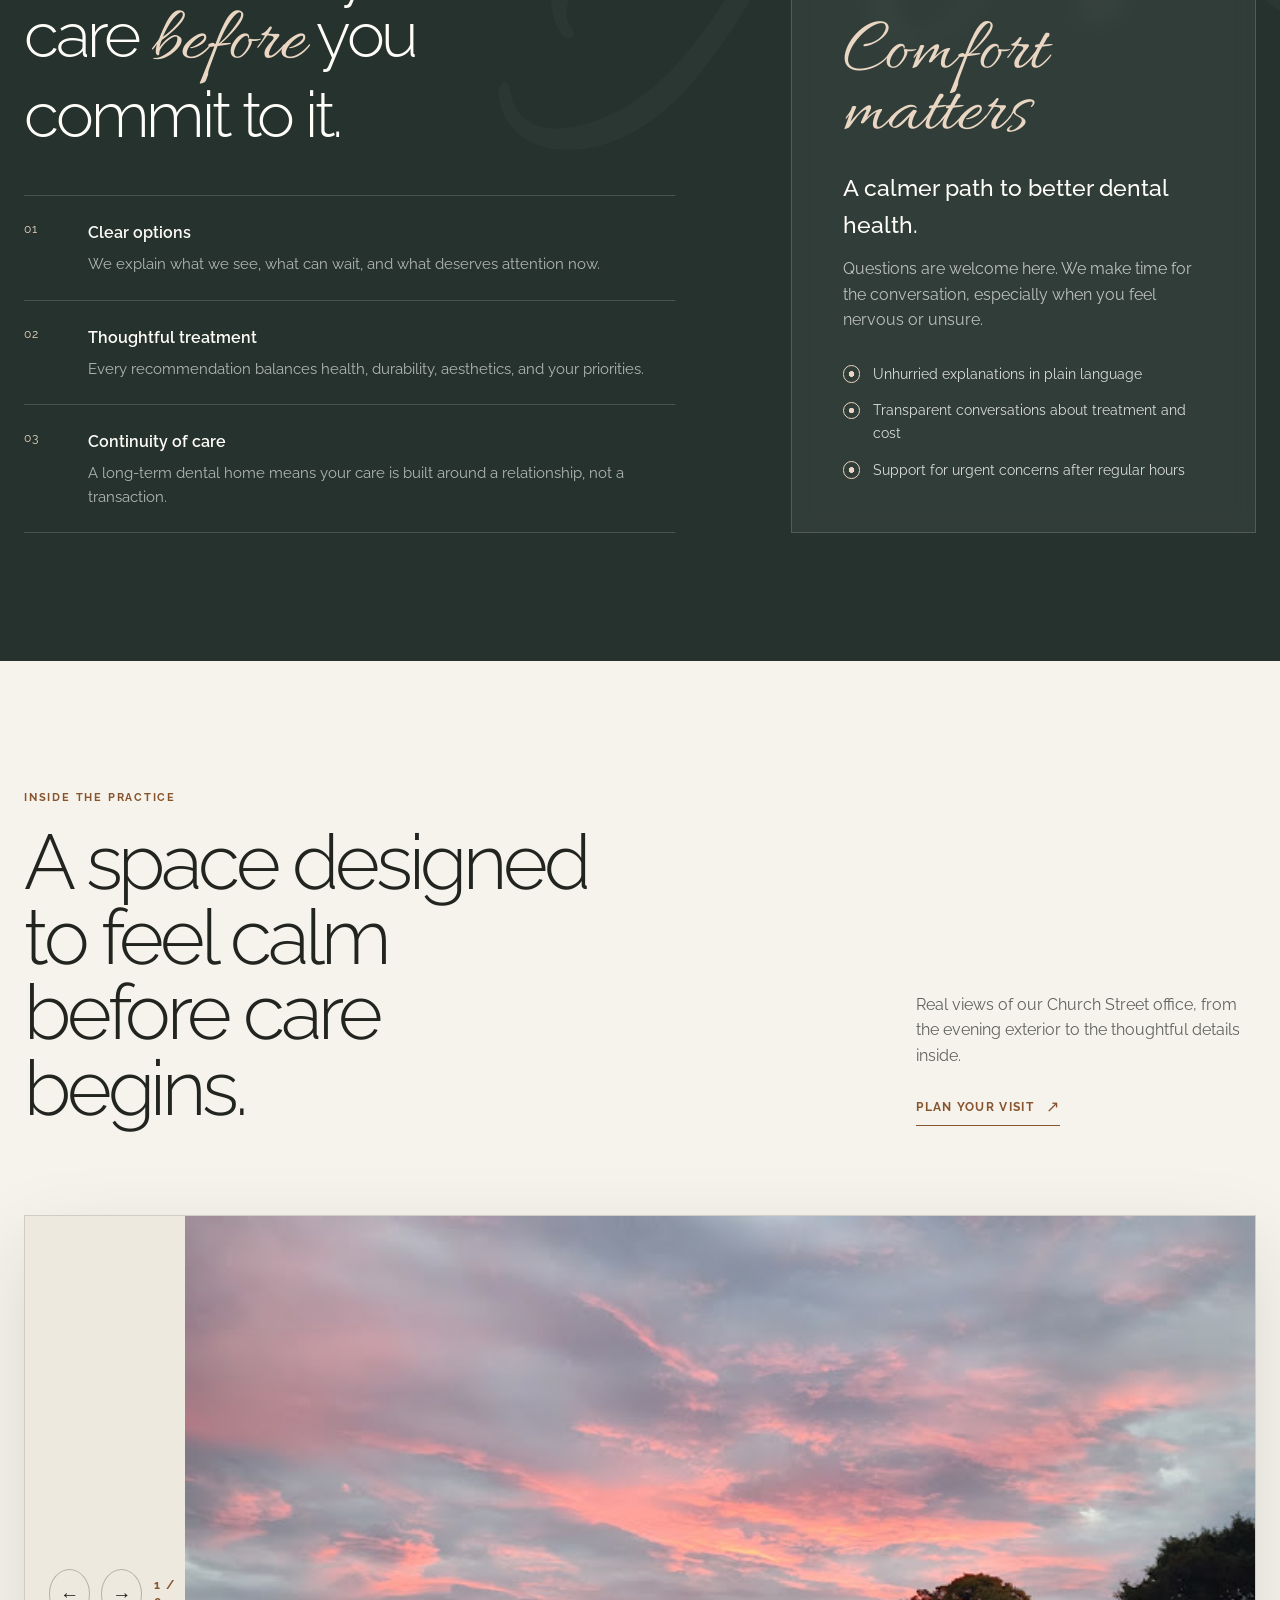
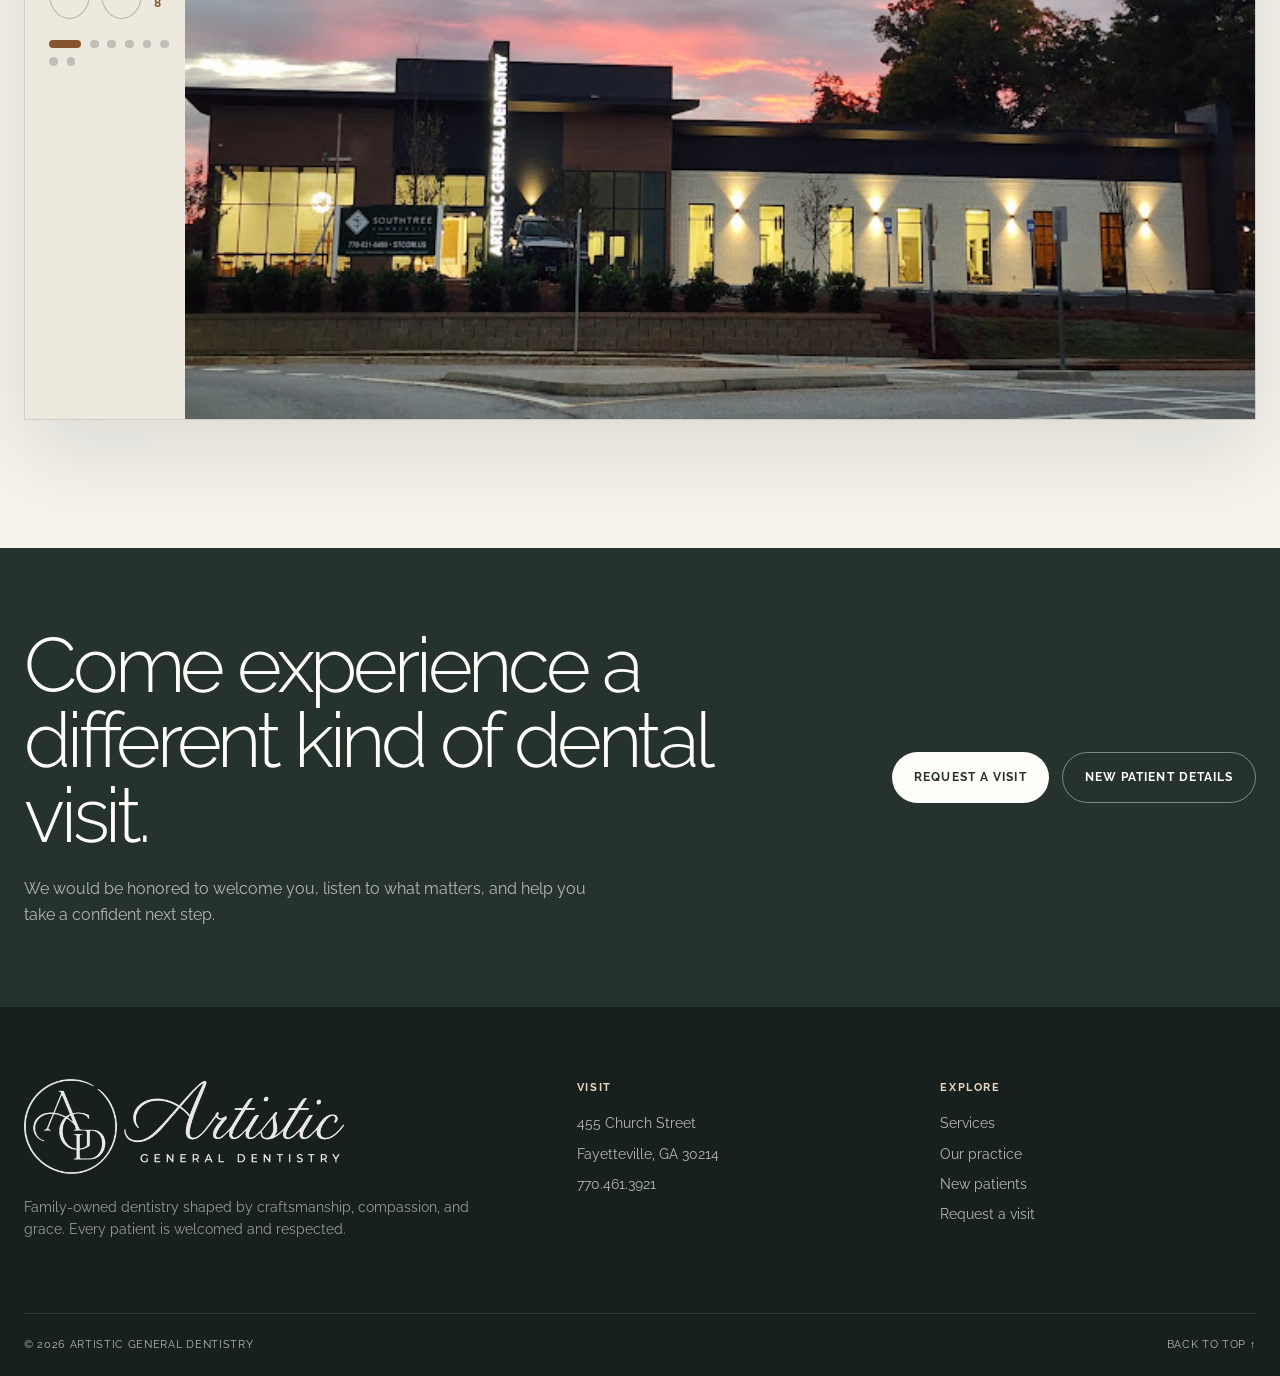
<file: practice.html>
<!DOCTYPE html>
<html lang="en">
  <head>
    <meta charset="utf-8">
    <meta name="viewport" content="width=device-width, initial-scale=1">
    <title>Our Dental Practice | Artistic General Dentistry</title>
    <meta name="description" content="Meet Dr. Artie Ricaud and explore the craftsmanship, Christian values, prayer wall, and welcoming Fayetteville office behind Artistic General Dentistry.">
    <meta name="theme-color" content="#26322d">
    <link rel="canonical" href="https://artiebricauddds.com/practice.html">
    <meta property="og:type" content="website">
    <meta property="og:title" content="Our Practice | Artistic General Dentistry">
    <meta property="og:description" content="A family-owned Fayetteville dental practice guided by craftsmanship, compassion, honesty, and grace.">
    <meta property="og:url" content="https://artiebricauddds.com/practice.html">
    <link rel="icon" href="assets/favicon.svg" type="image/svg+xml">
    <link rel="preconnect" href="https://fonts.googleapis.com">
    <link rel="preconnect" href="https://fonts.gstatic.com" crossorigin>
    <link href="https://fonts.googleapis.com/css2?family=Allura&amp;family=Raleway:wght@300;400;500;600;700&amp;display=swap" rel="stylesheet">
    <link rel="stylesheet" href="assets/styles.css">
    <script src="assets/site.js" defer></script>
  </head>
  <body>
    <a class="skip-link" href="#main">Skip to main content</a>
    <div class="announcement"><div class="container announcement-inner"><span>Need urgent dental help? <a href="tel:+17704613921">Call 770.461.3921</a></span><a class="announcement-address" href="https://www.google.com/maps/search/?api=1&amp;query=455+Church+Street+Fayetteville+GA+30214" target="_blank" rel="noreferrer">455 Church Street · Fayetteville, GA</a></div></div>
    <header class="site-header">
      <div class="container header-inner">
        <a class="brand" href="index.html" aria-label="Artistic General Dentistry home"><img class="brand-logo" src="assets/artistic-general-dentistry-logo.png" width="2241" height="662" alt="" decoding="async"></a>
        <nav class="site-nav" id="site-nav" aria-label="Primary navigation"><ul><li><a href="services.html">Services</a></li><li><a href="practice.html" aria-current="page">Our practice</a></li><li><a href="new-patients.html">New patients</a></li><li><a href="emergency.html">Emergency</a></li><li><a href="contact.html">Contact</a></li></ul></nav>
        <a class="button button-primary header-cta" href="contact.html#appointment">Request a visit</a>
        <button class="menu-button" type="button" aria-expanded="false" aria-controls="site-nav" aria-label="Open menu"><span aria-hidden="true"></span></button>
      </div>
    </header>

    <main id="main" tabindex="-1">
      <section class="inner-hero inner-hero--practice" id="top" aria-labelledby="page-title">
        <div class="container inner-hero-inner">
          <div class="inner-hero-copy">
            <p class="section-label">Artistic General Dentistry</p>
            <h1 id="page-title">Care with conviction, skill, and <em>heart.</em></h1>
            <p class="inner-hero-lead">A family-owned practice where detailed dentistry, honest guidance, and a genuine desire to serve come together.</p>
          </div>
          <div class="inner-hero-aside"><strong>Fayetteville, Georgia</strong>Locally grounded care in a bright, welcoming Church Street practice.</div>
        </div>
      </section>

      <section class="faith-section" id="faith" aria-labelledby="faith-title">
        <div class="container faith-grid">
          <div class="faith-copy">
            <p class="section-label">Faith in practice</p>
            <h2 id="faith-title">Care guided by compassion, honesty, and <em>grace.</em></h2>
            <div class="faith-body">
              <p><strong>Artistic General Dentistry is a family-owned Christian practice.</strong> Our faith shapes how we serve: listening well, treating every person with dignity, and doing our work with integrity.</p>
              <p>When a patient welcomes it, we are glad to talk about the hope we find in Jesus or pray together. Patients of every background and belief are welcome, and faith conversations are always guided by each person's comfort.</p>
            </div>
            <ul class="faith-values" aria-label="Values shaped by our faith"><li>Compassion</li><li>Integrity</li><li>Service</li><li>Respect</li></ul>
          </div>
          <aside class="prayer-card" aria-labelledby="prayer-wall-title">
            <figure class="prayer-photo"><img src="assets/prayer-wall.jpg" width="1200" height="1599" alt="The prayer wall in the Artistic General Dentistry waiting room, with handwritten prayer requests surrounding a wooden cross." loading="lazy" decoding="async"></figure>
            <div class="prayer-content"><p class="prayer-script">Prayer wall</p><h3 id="prayer-wall-title">A quiet place for what matters beyond the appointment.</h3><p>Patients and families are welcome to leave a request on the prayer wall in our waiting room or take a moment to pray for someone else. Every request is treated with care.</p><p class="prayer-note">Prayer is offered, never required.</p></div>
          </aside>
        </div>
      </section>

      <section class="section" id="about" aria-labelledby="about-title">
        <div class="container about-grid">
          <div class="doctor-art" role="img" aria-label="Artful monogram portrait treatment for Dr. Artie Ricaud"><span class="doctor-monogram" aria-hidden="true">AR</span><div class="doctor-caption"><div><strong>Artie B. Ricaud</strong><span>Doctor of Dental Surgery</span></div><div class="credential-seal">DDS<br>CDT</div></div></div>
          <div class="about-copy">
            <p class="section-label">Meet Dr. Ricaud</p>
            <h2 id="about-title">An uncommon path to truly artful dentistry.</h2>
            <p class="large-copy">Before becoming a dentist, Dr. Ricaud spent more than 15 years as a nationally certified dental ceramist. That foundation still shapes the way he thinks about precision, function, and natural-looking results.</p>
            <p class="body-copy">A Louisiana native, Dr. Ricaud earned a B.S. in Biology from Southeastern Louisiana University and his Doctor of Dental Surgery from LSU School of Dentistry. He moved to Georgia in 2005 and has continued to expand his expertise across restorative, cosmetic, implant, and endodontic dentistry.</p>
            <div class="about-facts" role="list" aria-label="Dr. Ricaud credentials"><div class="about-fact" role="listitem"><strong>15+</strong><span>Years as a dental ceramist</span></div><div class="about-fact" role="listitem"><strong>DDS</strong><span>LSU School of Dentistry</span></div><div class="about-fact" role="listitem"><strong>2005</strong><span>Georgia became home</span></div></div>
          </div>
        </div>
      </section>

      <section class="section philosophy" aria-labelledby="philosophy-title">
        <div class="container philosophy-grid">
          <div class="philosophy-copy">
            <p class="section-label">Our approach</p>
            <h2 id="philosophy-title">You should understand your care <em>before</em> you commit to it.</h2>
            <div class="principles">
              <article class="principle"><span>01</span><div><h3>Clear options</h3><p>We explain what we see, what can wait, and what deserves attention now.</p></div></article>
              <article class="principle"><span>02</span><div><h3>Thoughtful treatment</h3><p>Every recommendation balances health, durability, aesthetics, and your priorities.</p></div></article>
              <article class="principle"><span>03</span><div><h3>Continuity of care</h3><p>A long-term dental home means your care is built around a relationship, not a transaction.</p></div></article>
            </div>
          </div>
          <aside class="comfort-panel" aria-labelledby="comfort-title"><p class="comfort-script">Comfort matters</p><h3 id="comfort-title">A calmer path to better dental health.</h3><p>Questions are welcome here. We make time for the conversation, especially when you feel nervous or unsure.</p><ul class="check-list"><li>Unhurried explanations in plain language</li><li>Transparent conversations about treatment and cost</li><li>Support for urgent concerns after regular hours</li></ul></aside>
        </div>
      </section>

      <section class="section" aria-labelledby="office-gallery-title">
        <div class="container">
          <div class="section-heading-row"><div><p class="section-label">Inside the practice</p><h2 id="office-gallery-title">A space designed to feel calm before care begins.</h2></div><div class="section-heading-copy"><p>Real views of our Church Street office, from the evening exterior to the thoughtful details inside.</p><a class="text-link" href="contact.html">Plan your visit</a></div></div>
          <section class="office-gallery" id="office-gallery" aria-label="Office photo gallery">
            <div class="office-gallery-intro">
              <div class="office-gallery-controls" aria-label="Office gallery controls">
                <div class="office-gallery-buttons"><button class="office-gallery-arrow office-gallery-previous" type="button" aria-label="Previous office photo">←</button><button class="office-gallery-arrow office-gallery-next" type="button" aria-label="Next office photo">→</button><span class="office-gallery-position" aria-live="polite">1 / 8</span></div>
                <div class="office-gallery-dots" aria-label="Choose an office photo">
                  <button class="office-gallery-dot" type="button" data-office-slide-index="0" aria-label="View photo 1" aria-current="true"></button><button class="office-gallery-dot" type="button" data-office-slide-index="1" aria-label="View photo 2" aria-current="false"></button><button class="office-gallery-dot" type="button" data-office-slide-index="2" aria-label="View photo 3" aria-current="false"></button><button class="office-gallery-dot" type="button" data-office-slide-index="3" aria-label="View photo 4" aria-current="false"></button><button class="office-gallery-dot" type="button" data-office-slide-index="4" aria-label="View photo 5" aria-current="false"></button><button class="office-gallery-dot" type="button" data-office-slide-index="5" aria-label="View photo 6" aria-current="false"></button><button class="office-gallery-dot" type="button" data-office-slide-index="6" aria-label="View photo 7" aria-current="false"></button><button class="office-gallery-dot" type="button" data-office-slide-index="7" aria-label="View photo 8" aria-current="false"></button>
                </div>
              </div>
            </div>
            <div class="office-gallery-stage" tabindex="0" aria-label="Office photo gallery. Use the left and right arrow keys to change photos.">
              <figure class="office-slide" data-office-slide><img src="assets/office-exterior-dusk.jpg" width="680" height="510" alt="Artistic General Dentistry illuminated beneath a pink sunset sky." loading="lazy" decoding="async"></figure>
              <figure class="office-slide" data-office-slide hidden><img src="assets/office-exterior-front.jpg" width="680" height="510" alt="The modern front entrance and Artistic General Dentistry building sign." loading="lazy" decoding="async"></figure>
              <figure class="office-slide" data-office-slide hidden><img src="assets/office-exterior-side.jpg" width="680" height="510" alt="A side view of the dental practice with an accessible sidewalk entry." loading="lazy" decoding="async"></figure>
              <figure class="office-slide" data-office-slide hidden><img src="assets/office-lobby-seating.jpg" width="382" height="510" alt="The bright waiting room with leather seating, large windows, and a sculptural chandelier." loading="lazy" decoding="async"></figure>
              <figure class="office-slide" data-office-slide hidden><img src="assets/office-lobby-entry.jpg" width="382" height="510" alt="The clean, bright practice lobby and entrance with a refreshment station." loading="lazy" decoding="async"></figure>
              <figure class="office-slide" data-office-slide hidden><img src="assets/office-lobby-window.jpg" width="382" height="510" alt="The waiting room lounge framed by floor-to-ceiling windows and warm leather seating." loading="lazy" decoding="async"></figure>
              <figure class="office-slide" data-office-slide hidden><img src="assets/office-prayer-details.jpg" width="382" height="510" alt="A Prayers of Hope container beside handwritten requests on the office prayer wall." loading="lazy" decoding="async"></figure>
              <figure class="office-slide" data-office-slide hidden><img src="assets/office-faith-bracelets.jpg" width="510" height="510" alt="God Can't Fail bracelets displayed inside the practice." loading="lazy" decoding="async"></figure>
            </div>
          </section>
        </div>
      </section>

      <section class="cta-band" aria-labelledby="practice-cta-title"><div class="container cta-band-inner"><div><h2 id="practice-cta-title">Come experience a different kind of dental visit.</h2><p>We would be honored to welcome you, listen to what matters, and help you take a confident next step.</p></div><div class="cta-actions"><a class="button button-light" href="contact.html#appointment">Request a visit</a><a class="button button-outline" href="new-patients.html">New patient details</a></div></div></section>
    </main>

    <footer class="site-footer">
      <div class="container footer-main"><div class="footer-brand"><a class="brand" href="index.html" aria-label="Artistic General Dentistry home"><img class="brand-logo" src="assets/artistic-general-dentistry-logo.png" width="2241" height="662" alt="" loading="lazy" decoding="async"></a><p>Family-owned dentistry shaped by craftsmanship, compassion, and grace. Every patient is welcomed and respected.</p></div><div class="footer-column"><h2>Visit</h2><span>455 Church Street</span><span>Fayetteville, GA 30214</span><a href="tel:+17704613921">770.461.3921</a></div><div class="footer-column"><h2>Explore</h2><a href="services.html">Services</a><a href="practice.html">Our practice</a><a href="new-patients.html">New patients</a><a href="contact.html#appointment">Request a visit</a></div></div>
      <div class="container footer-bottom"><span>© <span data-current-year>2026</span> Artistic General Dentistry</span><a href="#top">Back to top ↑</a></div>
    </footer>
    <div class="mobile-actions" role="group" aria-label="Appointment actions"><a class="button button-outline" href="tel:+17704613921">Call</a><a class="button button-primary" href="contact.html#appointment">Request visit</a></div>
  </body>
</html>
</file>
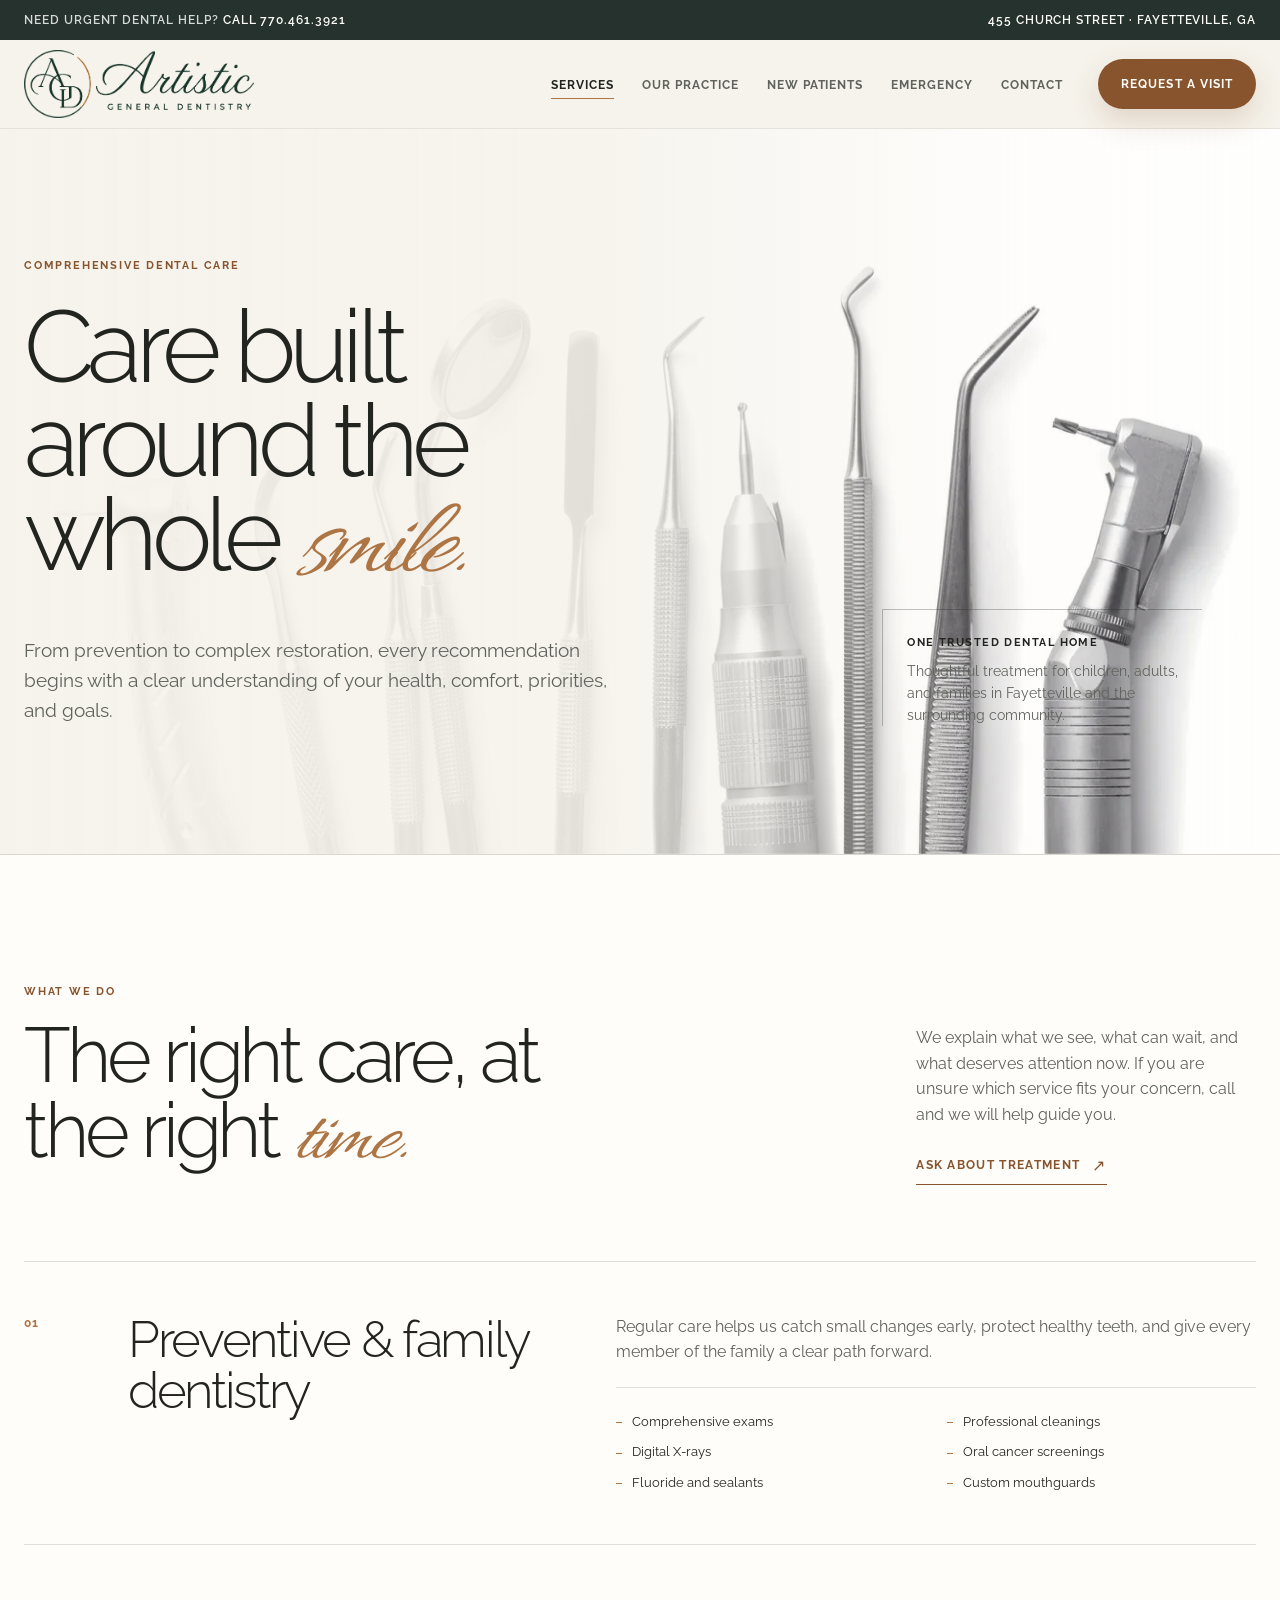
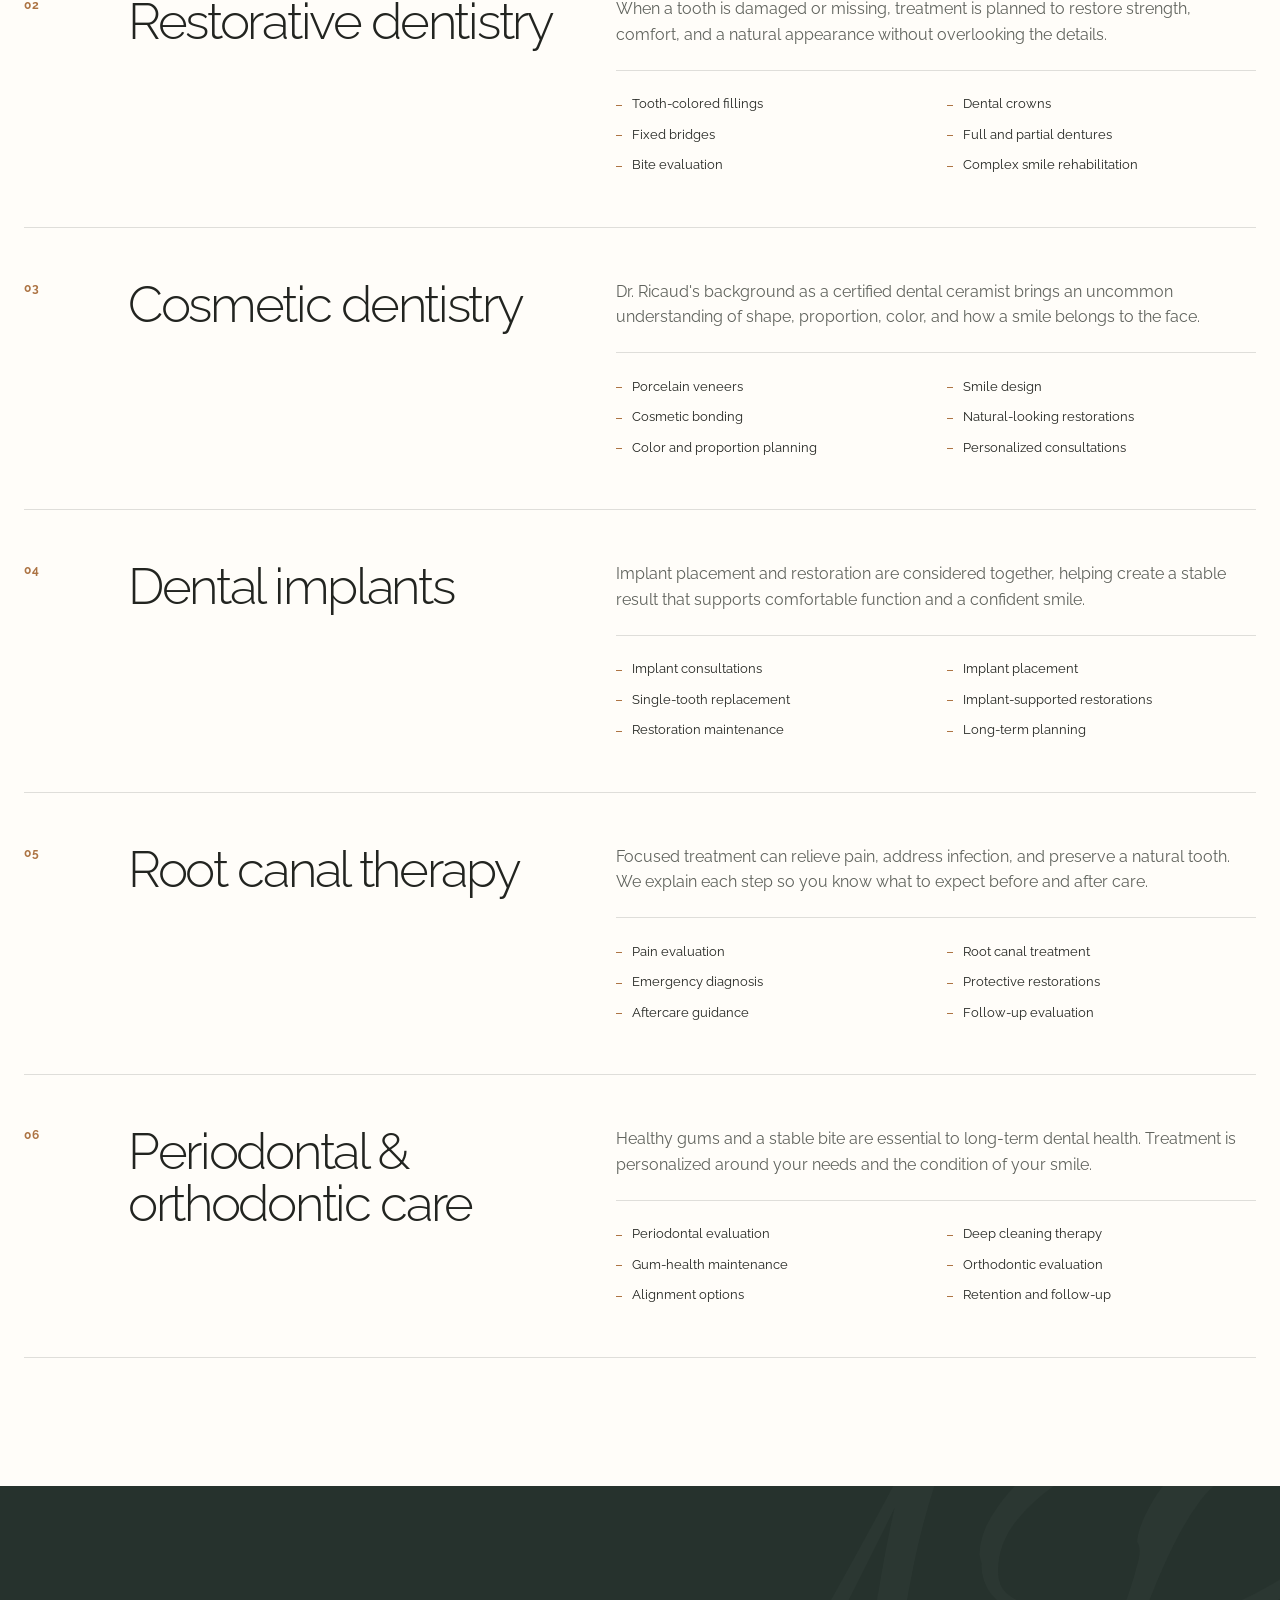
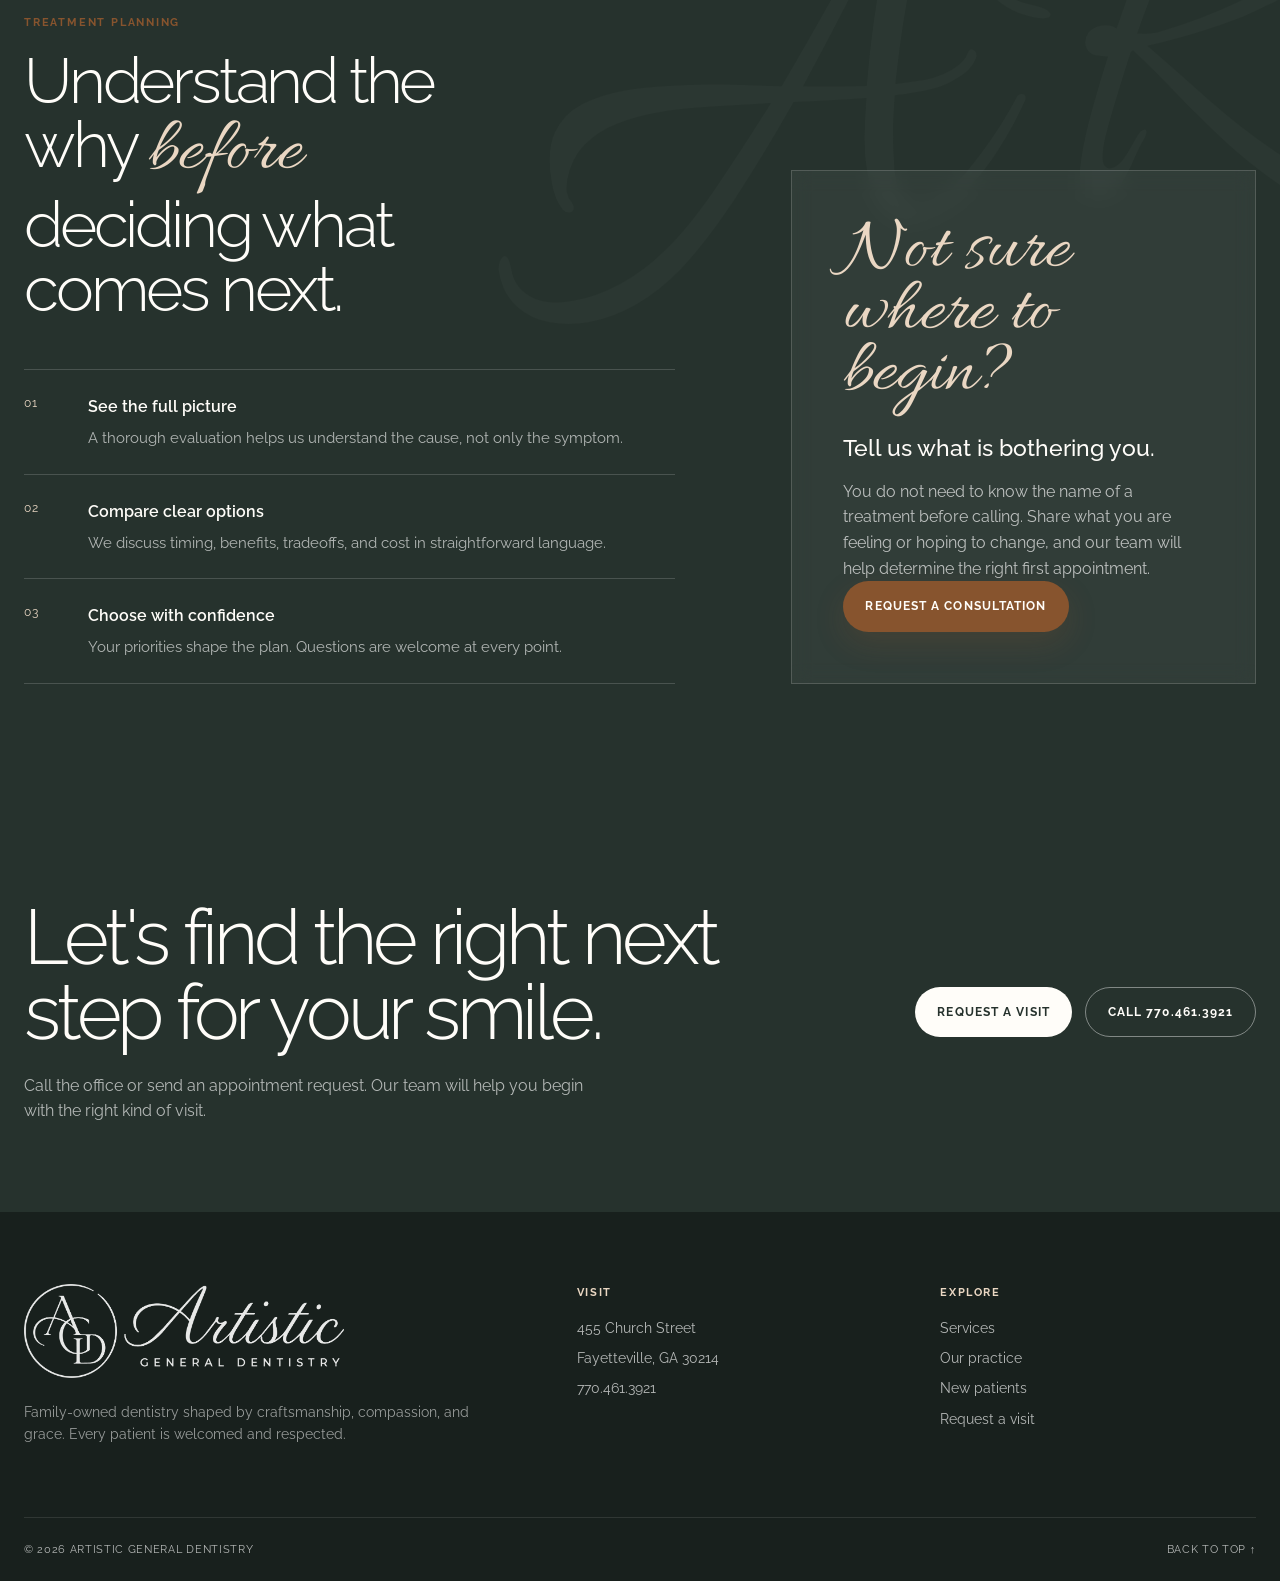
<file: services.html>
<!DOCTYPE html>
<html lang="en">
  <head>
    <meta charset="utf-8">
    <meta name="viewport" content="width=device-width, initial-scale=1">
    <title>Dental Services in Fayetteville, GA | Artistic General Dentistry</title>
    <meta name="description" content="Explore preventive, restorative, cosmetic, implant, root canal, periodontal, and orthodontic dental care in Fayetteville, Georgia.">
    <meta name="theme-color" content="#f6f3ec">
    <link rel="canonical" href="https://artiebricauddds.com/services.html">
    <meta property="og:type" content="website">
    <meta property="og:title" content="Dental Services | Artistic General Dentistry">
    <meta property="og:description" content="Comprehensive, carefully planned dentistry for every stage of your smile.">
    <meta property="og:url" content="https://artiebricauddds.com/services.html">
    <link rel="icon" href="assets/favicon.svg" type="image/svg+xml">
    <link rel="preconnect" href="https://fonts.googleapis.com">
    <link rel="preconnect" href="https://fonts.gstatic.com" crossorigin>
    <link href="https://fonts.googleapis.com/css2?family=Allura&amp;family=Raleway:wght@300;400;500;600;700&amp;display=swap" rel="stylesheet">
    <link rel="stylesheet" href="assets/styles.css">
    <script src="assets/site.js" defer></script>
  </head>
  <body>
    <a class="skip-link" href="#main">Skip to main content</a>
    <div class="announcement"><div class="container announcement-inner"><span>Need urgent dental help? <a href="tel:+17704613921">Call 770.461.3921</a></span><a class="announcement-address" href="https://www.google.com/maps/search/?api=1&amp;query=455+Church+Street+Fayetteville+GA+30214" target="_blank" rel="noreferrer">455 Church Street · Fayetteville, GA</a></div></div>
    <header class="site-header">
      <div class="container header-inner">
        <a class="brand" href="index.html" aria-label="Artistic General Dentistry home"><img class="brand-logo" src="assets/artistic-general-dentistry-logo.png" width="2241" height="662" alt="" decoding="async"></a>
        <nav class="site-nav" id="site-nav" aria-label="Primary navigation"><ul><li><a href="services.html" aria-current="page">Services</a></li><li><a href="practice.html">Our practice</a></li><li><a href="new-patients.html">New patients</a></li><li><a href="emergency.html">Emergency</a></li><li><a href="contact.html">Contact</a></li></ul></nav>
        <a class="button button-primary header-cta" href="contact.html#appointment">Request a visit</a>
        <button class="menu-button" type="button" aria-expanded="false" aria-controls="site-nav" aria-label="Open menu"><span aria-hidden="true"></span></button>
      </div>
    </header>

    <main id="main" tabindex="-1">
      <section class="inner-hero inner-hero--services" id="top" aria-labelledby="page-title">
        <div class="container inner-hero-inner">
          <div class="inner-hero-copy">
            <p class="section-label">Comprehensive dental care</p>
            <h1 id="page-title">Care built around the whole <em>smile.</em></h1>
            <p class="inner-hero-lead">From prevention to complex restoration, every recommendation begins with a clear understanding of your health, comfort, priorities, and goals.</p>
          </div>
          <div class="inner-hero-aside"><strong>One trusted dental home</strong>Thoughtful treatment for children, adults, and families in Fayetteville and the surrounding community.</div>
        </div>
      </section>

      <section class="section section-white" aria-labelledby="service-index-title">
        <div class="container">
          <div class="section-heading-row">
            <div><p class="section-label">What we do</p><h2 id="service-index-title">The right care, at the right <em>time.</em></h2></div>
            <div class="section-heading-copy"><p>We explain what we see, what can wait, and what deserves attention now. If you are unsure which service fits your concern, call and we will help guide you.</p><a class="text-link" href="contact.html#appointment">Ask about treatment</a></div>
          </div>

          <div class="service-index">
            <article class="service-detail" id="preventive">
              <span class="service-detail-number" aria-hidden="true">01</span>
              <h2>Preventive &amp; family dentistry</h2>
              <div class="service-detail-copy"><p>Regular care helps us catch small changes early, protect healthy teeth, and give every member of the family a clear path forward.</p><ul class="treatment-list"><li>Comprehensive exams</li><li>Professional cleanings</li><li>Digital X-rays</li><li>Oral cancer screenings</li><li>Fluoride and sealants</li><li>Custom mouthguards</li></ul></div>
            </article>
            <article class="service-detail" id="restorative">
              <span class="service-detail-number" aria-hidden="true">02</span>
              <h2>Restorative dentistry</h2>
              <div class="service-detail-copy"><p>When a tooth is damaged or missing, treatment is planned to restore strength, comfort, and a natural appearance without overlooking the details.</p><ul class="treatment-list"><li>Tooth-colored fillings</li><li>Dental crowns</li><li>Fixed bridges</li><li>Full and partial dentures</li><li>Bite evaluation</li><li>Complex smile rehabilitation</li></ul></div>
            </article>
            <article class="service-detail" id="cosmetic">
              <span class="service-detail-number" aria-hidden="true">03</span>
              <h2>Cosmetic dentistry</h2>
              <div class="service-detail-copy"><p>Dr. Ricaud's background as a certified dental ceramist brings an uncommon understanding of shape, proportion, color, and how a smile belongs to the face.</p><ul class="treatment-list"><li>Porcelain veneers</li><li>Smile design</li><li>Cosmetic bonding</li><li>Natural-looking restorations</li><li>Color and proportion planning</li><li>Personalized consultations</li></ul></div>
            </article>
            <article class="service-detail" id="implants">
              <span class="service-detail-number" aria-hidden="true">04</span>
              <h2>Dental implants</h2>
              <div class="service-detail-copy"><p>Implant placement and restoration are considered together, helping create a stable result that supports comfortable function and a confident smile.</p><ul class="treatment-list"><li>Implant consultations</li><li>Implant placement</li><li>Single-tooth replacement</li><li>Implant-supported restorations</li><li>Restoration maintenance</li><li>Long-term planning</li></ul></div>
            </article>
            <article class="service-detail" id="root-canal">
              <span class="service-detail-number" aria-hidden="true">05</span>
              <h2>Root canal therapy</h2>
              <div class="service-detail-copy"><p>Focused treatment can relieve pain, address infection, and preserve a natural tooth. We explain each step so you know what to expect before and after care.</p><ul class="treatment-list"><li>Pain evaluation</li><li>Root canal treatment</li><li>Emergency diagnosis</li><li>Protective restorations</li><li>Aftercare guidance</li><li>Follow-up evaluation</li></ul></div>
            </article>
            <article class="service-detail" id="gum-orthodontic">
              <span class="service-detail-number" aria-hidden="true">06</span>
              <h2>Periodontal &amp; orthodontic care</h2>
              <div class="service-detail-copy"><p>Healthy gums and a stable bite are essential to long-term dental health. Treatment is personalized around your needs and the condition of your smile.</p><ul class="treatment-list"><li>Periodontal evaluation</li><li>Deep cleaning therapy</li><li>Gum-health maintenance</li><li>Orthodontic evaluation</li><li>Alignment options</li><li>Retention and follow-up</li></ul></div>
            </article>
          </div>
        </div>
      </section>

      <section class="section philosophy" aria-labelledby="planning-title">
        <div class="container philosophy-grid">
          <div class="philosophy-copy">
            <p class="section-label">Treatment planning</p>
            <h2 id="planning-title">Understand the why <em>before</em> deciding what comes next.</h2>
            <div class="principles">
              <article class="principle"><span>01</span><div><h3>See the full picture</h3><p>A thorough evaluation helps us understand the cause, not only the symptom.</p></div></article>
              <article class="principle"><span>02</span><div><h3>Compare clear options</h3><p>We discuss timing, benefits, tradeoffs, and cost in straightforward language.</p></div></article>
              <article class="principle"><span>03</span><div><h3>Choose with confidence</h3><p>Your priorities shape the plan. Questions are welcome at every point.</p></div></article>
            </div>
          </div>
          <aside class="comfort-panel"><p class="comfort-script">Not sure where to begin?</p><h3>Tell us what is bothering you.</h3><p>You do not need to know the name of a treatment before calling. Share what you are feeling or hoping to change, and our team will help determine the right first appointment.</p><a class="button button-primary" href="contact.html#appointment">Request a consultation</a></aside>
        </div>
      </section>

      <section class="cta-band" aria-labelledby="services-cta-title">
        <div class="container cta-band-inner">
          <div><h2 id="services-cta-title">Let's find the right next step for your smile.</h2><p>Call the office or send an appointment request. Our team will help you begin with the right kind of visit.</p></div>
          <div class="cta-actions"><a class="button button-light" href="contact.html#appointment">Request a visit</a><a class="button button-outline" href="tel:+17704613921">Call 770.461.3921</a></div>
        </div>
      </section>
    </main>

    <footer class="site-footer">
      <div class="container footer-main"><div class="footer-brand"><a class="brand" href="index.html" aria-label="Artistic General Dentistry home"><img class="brand-logo" src="assets/artistic-general-dentistry-logo.png" width="2241" height="662" alt="" loading="lazy" decoding="async"></a><p>Family-owned dentistry shaped by craftsmanship, compassion, and grace. Every patient is welcomed and respected.</p></div><div class="footer-column"><h2>Visit</h2><span>455 Church Street</span><span>Fayetteville, GA 30214</span><a href="tel:+17704613921">770.461.3921</a></div><div class="footer-column"><h2>Explore</h2><a href="services.html">Services</a><a href="practice.html">Our practice</a><a href="new-patients.html">New patients</a><a href="contact.html#appointment">Request a visit</a></div></div>
      <div class="container footer-bottom"><span>© <span data-current-year>2026</span> Artistic General Dentistry</span><a href="#top">Back to top ↑</a></div>
    </footer>
    <div class="mobile-actions" role="group" aria-label="Appointment actions"><a class="button button-outline" href="tel:+17704613921">Call</a><a class="button button-primary" href="contact.html#appointment">Request visit</a></div>
  </body>
</html>
</file>
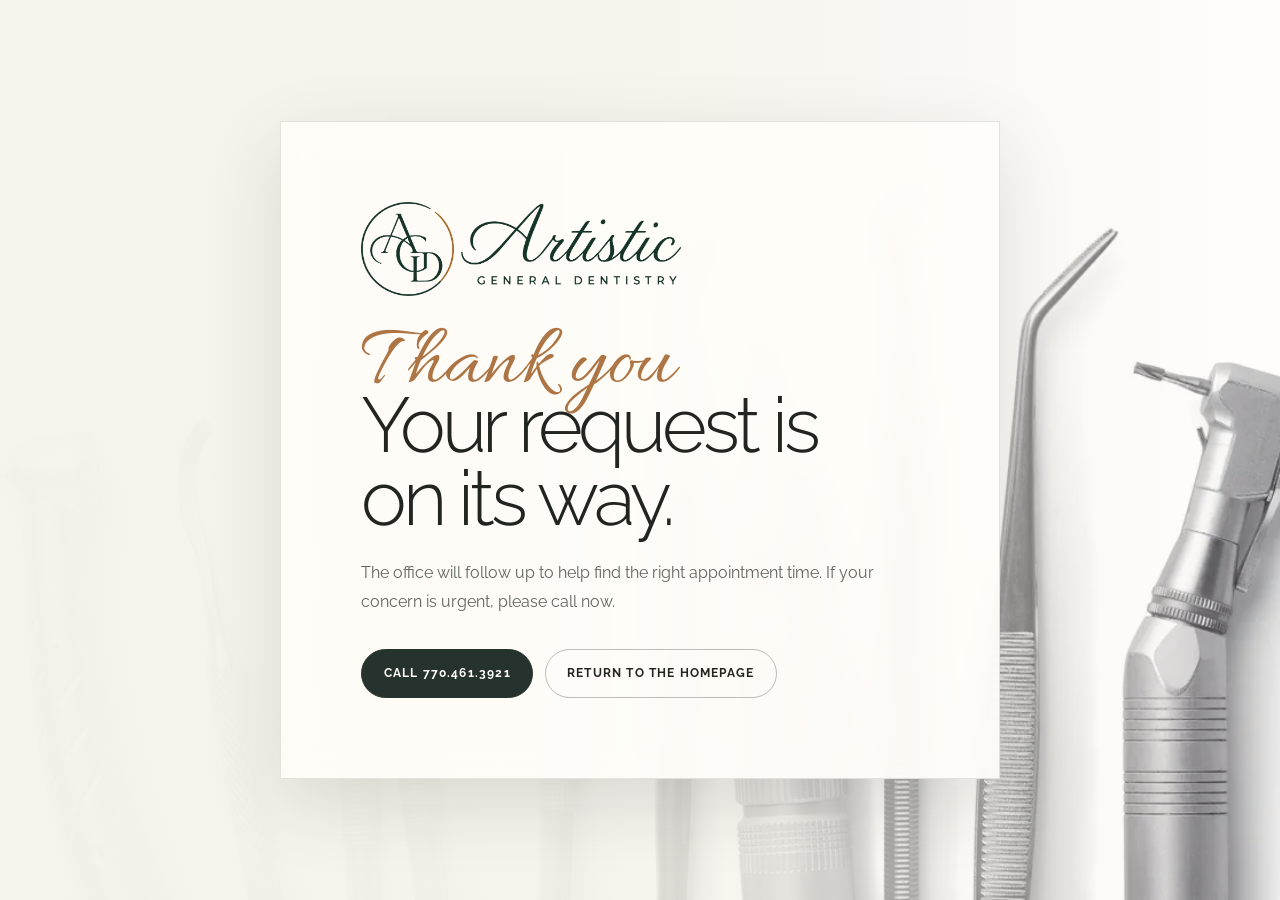
<file: thank-you.html>
<!DOCTYPE html>
<html lang="en">
  <head>
    <meta charset="utf-8">
    <meta name="viewport" content="width=device-width, initial-scale=1">
    <meta name="robots" content="noindex">
    <meta name="theme-color" content="#26322d">
    <title>Request received | Artistic General Dentistry</title>
    <link rel="icon" href="assets/favicon.svg" type="image/svg+xml">
    <link rel="preconnect" href="https://fonts.googleapis.com">
    <link rel="preconnect" href="https://fonts.gstatic.com" crossorigin>
    <link
      href="https://fonts.googleapis.com/css2?family=Allura&amp;family=Raleway:wght@300;400;500;600;700&amp;display=swap"
      rel="stylesheet"
    >
    <style>
      :root {
        color-scheme: light;
        --paper: #f6f3ec;
        --white: #fffdf9;
        --ink: #222420;
        --forest: #26322d;
        --bronze: #ad7444;
      }

      * {
        box-sizing: border-box;
      }

      body {
        min-height: 100svh;
        display: grid;
        place-items: center;
        margin: 0;
        padding: 1.5rem;
        color: var(--ink);
        background:
          linear-gradient(90deg, rgba(246, 243, 236, 0.98) 0 42%, rgba(246, 243, 236, 0.78) 62%, rgba(246, 243, 236, 0.15)),
          url("assets/dental-tools.webp") center bottom / cover no-repeat;
        font-family: "Raleway", sans-serif;
      }

      main {
        width: min(100%, 45rem);
        padding: clamp(2.2rem, 7vw, 5rem);
        border: 1px solid rgba(34, 36, 32, 0.12);
        background: rgba(255, 253, 249, 0.92);
        box-shadow: 0 24px 70px rgba(34, 36, 32, 0.13);
        backdrop-filter: blur(14px);
      }

      .confirmation-brand {
        width: min(100%, 20rem);
        display: block;
      }

      .confirmation-logo {
        width: 100%;
        height: auto;
      }

      .script {
        margin: 2rem 0 -0.8rem;
        color: var(--bronze);
        font-family: "Allura", cursive;
        font-size: clamp(3.4rem, 10vw, 5.5rem);
        line-height: 0.8;
      }

      h1 {
        max-width: 10ch;
        margin: 0;
        font-size: clamp(2.7rem, 8vw, 4.8rem);
        font-weight: 300;
        letter-spacing: -0.055em;
        line-height: 0.95;
      }

      p {
        max-width: 34rem;
        margin: 1.5rem 0 0;
        color: #60635d;
        line-height: 1.8;
      }

      .actions {
        display: flex;
        flex-wrap: wrap;
        gap: 0.7rem;
        margin-top: 2rem;
      }

      a {
        min-height: 3.1rem;
        display: inline-flex;
        align-items: center;
        justify-content: center;
        border: 1px solid rgba(34, 36, 32, 0.3);
        border-radius: 999px;
        padding: 0.85rem 1.35rem;
        color: inherit;
        font-size: 0.74rem;
        font-weight: 700;
        letter-spacing: 0.1em;
        text-decoration: none;
        text-transform: uppercase;
      }

      a:first-child {
        border-color: var(--forest);
        color: var(--white);
        background: var(--forest);
      }

      a.confirmation-brand {
        min-height: 0;
        display: block;
        border: 0;
        border-radius: 0;
        padding: 0;
        color: inherit;
        background: transparent;
      }

      a:focus-visible {
        outline: 3px solid rgba(173, 116, 68, 0.5);
        outline-offset: 4px;
      }

      @media (max-width: 560px) {
        body {
          align-items: start;
          padding: 0;
          background-position: 55% bottom;
        }

        main {
          min-height: 100svh;
          display: grid;
          align-content: center;
          border: 0;
        }

        .actions a {
          width: 100%;
        }
      }
    </style>
  </head>
  <body>
    <main>
      <a class="confirmation-brand" href="index.html" aria-label="Artistic General Dentistry homepage">
        <img
          class="confirmation-logo"
          src="assets/artistic-general-dentistry-logo.png"
          width="2241"
          height="662"
          alt=""
          decoding="async"
        >
      </a>
      <p class="script">Thank you</p>
      <h1>Your request is on its way.</h1>
      <p>The office will follow up to help find the right appointment time. If your concern is urgent, please call now.</p>
      <div class="actions">
        <a href="tel:+17704613921">Call 770.461.3921</a>
        <a href="index.html">Return to the homepage</a>
      </div>
    </main>
  </body>
</html>
</file>
<file: assets/styles.css>
:root {
        --paper: #f6f3ec;
        --paper-deep: #eee9df;
        --white: #fffdf9;
        --ink: #222420;
        --ink-soft: #60635d;
        --forest: #26322d;
        --sage: #6a766e;
        --bronze: #ad7444;
        --bronze-dark: #87542e;
        --bronze-pale: #ead7c3;
        --line: rgba(34, 36, 32, 0.14);
        --line-light: rgba(255, 255, 255, 0.16);
        --shadow: 0 24px 70px rgba(34, 36, 32, 0.1);
        --radius: 2rem;
        --max: 1240px;
      }

      *,
      *::before,
      *::after {
        box-sizing: border-box;
      }

      html {
        scroll-behavior: smooth;
      }

      body {
        margin: 0;
        color: var(--ink);
        background: var(--paper);
        font-family: "Raleway", sans-serif;
        font-size: 1rem;
        line-height: 1.6;
        -webkit-font-smoothing: antialiased;
      }

      body.menu-open {
        overflow: hidden;
      }

      img,
      svg {
        display: block;
        max-width: 100%;
      }

      a {
        color: inherit;
        text-decoration: none;
      }

      button,
      input,
      select,
      textarea {
        font: inherit;
      }

      button,
      summary {
        cursor: pointer;
      }

      :focus-visible {
        outline: 3px solid rgba(173, 116, 68, 0.5);
        outline-offset: 4px;
      }

      .skip-link {
        position: fixed;
        top: 1rem;
        left: 1rem;
        z-index: 1000;
        padding: 0.8rem 1rem;
        color: var(--white);
        background: var(--forest);
        transform: translateY(-180%);
        transition: transform 0.2s ease;
      }

      .skip-link:focus {
        transform: translateY(0);
      }

      .container {
        width: min(calc(100% - 3rem), var(--max));
        margin-inline: auto;
      }

      .announcement {
        position: relative;
        z-index: 70;
        color: rgba(255, 255, 255, 0.82);
        background: var(--forest);
        font-size: 0.74rem;
        font-weight: 600;
        letter-spacing: 0.08em;
        text-transform: uppercase;
      }

      .announcement-inner {
        min-height: 2.5rem;
        display: flex;
        align-items: center;
        justify-content: space-between;
        gap: 1.25rem;
      }

      .announcement a {
        color: var(--white);
      }

      .announcement a:hover {
        text-decoration: underline;
        text-underline-offset: 0.25rem;
      }

      .site-header {
        position: sticky;
        top: 0;
        z-index: 60;
        border-bottom: 1px solid rgba(34, 36, 32, 0.08);
        background: rgba(246, 243, 236, 0.9);
        backdrop-filter: blur(18px);
      }

      .header-inner {
        min-height: 5.5rem;
        display: grid;
        grid-template-columns: minmax(220px, 1fr) auto auto;
        align-items: center;
        gap: 2.2rem;
      }

      .brand {
        width: fit-content;
        display: block;
      }

      .brand-logo {
        width: clamp(12.75rem, 18vw, 15.5rem);
        height: auto;
      }

      .site-nav ul {
        display: flex;
        align-items: center;
        gap: 1.75rem;
        margin: 0;
        padding: 0;
        list-style: none;
      }

      .site-nav a {
        position: relative;
        color: var(--ink-soft);
        font-size: 0.77rem;
        font-weight: 700;
        letter-spacing: 0.08em;
        text-transform: uppercase;
      }

      .site-nav a::after {
        content: "";
        position: absolute;
        right: 0;
        bottom: -0.4rem;
        left: 0;
        height: 1px;
        background: var(--bronze);
        transform: scaleX(0);
        transform-origin: right;
        transition: transform 0.25s ease;
      }

      .site-nav a:hover::after,
      .site-nav a:focus-visible::after {
        transform: scaleX(1);
        transform-origin: left;
      }

      .menu-button {
        display: none;
        width: 3rem;
        height: 3rem;
        place-items: center;
        border: 1px solid var(--line);
        border-radius: 50%;
        color: var(--ink);
        background: transparent;
      }

      .menu-button span,
      .menu-button span::before,
      .menu-button span::after {
        width: 1.15rem;
        height: 1px;
        display: block;
        background: currentColor;
        transition: transform 0.2s ease, opacity 0.2s ease;
      }

      .menu-button span {
        position: relative;
      }

      .menu-button span::before,
      .menu-button span::after {
        content: "";
        position: absolute;
        left: 0;
      }

      .menu-button span::before {
        transform: translateY(-0.35rem);
      }

      .menu-button span::after {
        transform: translateY(0.35rem);
      }

      .menu-button[aria-expanded="true"] span {
        background: transparent;
      }

      .menu-button[aria-expanded="true"] span::before {
        transform: rotate(45deg);
      }

      .menu-button[aria-expanded="true"] span::after {
        transform: rotate(-45deg);
      }

      .button {
        min-height: 3.15rem;
        display: inline-flex;
        align-items: center;
        justify-content: center;
        gap: 0.7rem;
        border: 1px solid transparent;
        border-radius: 999px;
        padding: 0.85rem 1.35rem;
        font-size: 0.76rem;
        font-weight: 700;
        letter-spacing: 0.09em;
        line-height: 1;
        text-transform: uppercase;
        transition: color 0.2s ease, background 0.2s ease, border-color 0.2s ease, transform 0.2s ease;
      }

      .button:hover {
        transform: translateY(-2px);
      }

      .button-primary {
        color: var(--white);
        background: var(--bronze-dark);
        box-shadow: 0 12px 30px rgba(135, 84, 46, 0.2);
      }

      .button-primary:hover {
        background: #704325;
      }

      .button-outline {
        border-color: rgba(34, 36, 32, 0.35);
        background: rgba(255, 253, 249, 0.4);
      }

      .button-outline:hover {
        border-color: var(--bronze-dark);
        color: var(--bronze-dark);
        background: var(--white);
      }

      .button-light {
        color: var(--forest);
        background: var(--white);
      }

      .button-arrow {
        color: var(--white);
        background: var(--bronze-dark);
        border-color: transparent;
        box-shadow: 0 12px 30px rgba(135, 84, 46, 0.2);
      }

      .button-arrow:hover {
        color: var(--white);
        background: #704325;
        border-color: transparent;
      }

      .button-arrow::after {
        content: none;
      }

      .hero {
        position: relative;
        min-height: max(42rem, calc(100svh - 8rem));
        display: flex;
        overflow: hidden;
        isolation: isolate;
        background: #fbfaf6;
      }

      .hero-media {
        position: absolute;
        inset: 0;
        z-index: -3;
        background-image: url("dental-tools.webp");
        background-position: center bottom;
        background-repeat: no-repeat;
        background-size: cover;
        animation: image-in 1.2s 0.15s both ease-out;
      }

      .hero::before {
        content: "";
        position: absolute;
        inset: 0;
        z-index: -2;
        background: linear-gradient(
          90deg,
          rgba(246, 243, 236, 1) 0%,
          rgba(246, 243, 236, 0.98) 34%,
          rgba(246, 243, 236, 0.87) 48%,
          rgba(246, 243, 236, 0.1) 74%,
          rgba(246, 243, 236, 0) 100%
        );
      }

      .hero::after {
        content: "";
        position: absolute;
        inset: auto 0 0;
        z-index: -1;
        height: 28%;
        background: linear-gradient(0deg, rgba(26, 29, 27, 0.11), transparent);
        pointer-events: none;
      }

      .hero-inner {
        display: flex;
        align-items: center;
        padding-block: clamp(4rem, 8vw, 7.5rem);
      }

      .hero-copy {
        width: min(100%, 40rem);
        animation: copy-in 0.85s both ease-out;
      }

      .kicker {
        display: inline-flex;
        align-items: center;
        gap: 0.8rem;
        margin: 0 0 1rem;
        color: var(--bronze-dark);
        font-size: 0.73rem;
        font-weight: 700;
        letter-spacing: 0.14em;
        text-transform: uppercase;
      }

      .kicker::before {
        content: "";
        width: 2.5rem;
        height: 1px;
        background: currentColor;
      }

      .hero-heading {
        display: grid;
        gap: 1rem;
      }

      .script-line {
        margin: 0 0 0 2.7rem;
        color: var(--bronze);
        font-family: "Allura", cursive;
        font-size: clamp(3rem, 5.7vw, 5.4rem);
        line-height: 1.15;
        transform: rotate(-3deg);
      }

      .hero h1 {
        max-width: 12.5ch;
        margin: 0;
        font-size: clamp(3.25rem, 5.2vw, 5.2rem);
        font-weight: 300;
        letter-spacing: -0.055em;
        line-height: 0.95;
      }

      .hero h1 span {
        display: block;
        color: var(--sage);
      }

      .hero-lead {
        max-width: 36rem;
        margin: 1.7rem 0 0;
        color: #4f534d;
        font-size: clamp(1rem, 1.3vw, 1.14rem);
        line-height: 1.75;
      }

      .hero-actions {
        display: flex;
        flex-wrap: wrap;
        gap: 0.8rem;
        margin-top: 2rem;
      }

      .hero-location {
        display: flex;
        align-items: center;
        gap: 0.65rem;
        margin-top: 1.35rem;
        color: var(--ink-soft);
        font-size: 0.82rem;
        font-weight: 600;
      }

      .hero-location svg {
        flex: 0 0 auto;
        color: var(--bronze-dark);
      }

      .proof-bar {
        position: relative;
        z-index: 2;
        background: var(--white);
        border-bottom: 1px solid var(--line);
      }

      .proof-grid {
        display: grid;
        grid-template-columns: repeat(4, 1fr);
      }

      .proof-item {
        min-height: 7.2rem;
        display: grid;
        align-content: center;
        gap: 0.25rem;
        padding: 1.25rem 1.5rem;
        border-left: 1px solid var(--line);
      }

      .proof-item:last-child {
        border-right: 1px solid var(--line);
      }

      .proof-item strong {
        font-size: 1.08rem;
        font-weight: 600;
      }

      .proof-item span {
        color: var(--ink-soft);
        font-size: 0.74rem;
        font-weight: 600;
        letter-spacing: 0.09em;
        text-transform: uppercase;
      }

      .proof-rating strong {
        color: var(--bronze-dark);
        font-size: 1.7rem;
        font-weight: 400;
        line-height: 1;
      }

      .section {
        padding-block: clamp(5.5rem, 10vw, 9rem);
      }

      .section-white {
        background: var(--white);
      }

      .section-label {
        margin: 0 0 1.1rem;
        color: var(--bronze-dark);
        font-size: 0.7rem;
        font-weight: 700;
        letter-spacing: 0.16em;
        text-transform: uppercase;
      }

      .display-heading {
        margin: 0;
        font-size: clamp(2.6rem, 5.4vw, 5.2rem);
        font-weight: 300;
        letter-spacing: -0.05em;
        line-height: 0.98;
      }

      .display-heading em {
        color: var(--bronze);
        font-family: "Allura", cursive;
        font-size: 1.3em;
        font-style: normal;
        letter-spacing: 0;
      }

      .intro-grid {
        display: grid;
        grid-template-columns: minmax(0, 1.15fr) minmax(20rem, 0.65fr);
        align-items: end;
        gap: clamp(3rem, 9vw, 8rem);
      }

      .intro-copy {
        padding-bottom: 0.5rem;
      }

      .intro-section {
        position: relative;
        min-height: clamp(38rem, 50vw, 42rem);
        display: flex;
        align-items: center;
        isolation: isolate;
        overflow: hidden;
        background: var(--paper);
      }

      .intro-section::before {
        content: "";
        position: absolute;
        inset: 0;
        z-index: -2;
        background: url("office-exterior-dusk.jpg") center bottom / cover no-repeat;
        filter: saturate(0.84) contrast(0.94);
      }

      .intro-section::after {
        content: "";
        position: absolute;
        inset: 0;
        z-index: -1;
        background: linear-gradient(
          90deg,
          rgba(246, 243, 236, 0.88) 0%,
          rgba(246, 243, 236, 0.82) 42%,
          rgba(246, 243, 236, 0.69) 72%,
          rgba(246, 243, 236, 0.58) 100%
        );
      }

      .intro-section .intro-grid {
        position: relative;
        z-index: 1;
      }

      .intro-section .display-heading {
        font-weight: 400;
        text-shadow: 0 1px 24px rgba(246, 243, 236, 0.78);
      }

      .intro-section .intro-copy p {
        color: #41443f;
        font-weight: 500;
        text-shadow: 0 1px 18px rgba(246, 243, 236, 0.82);
      }

      .intro-section .section-label,
      .intro-section .signature {
        color: #794726;
        text-shadow: 0 1px 16px rgba(246, 243, 236, 0.78);
      }

      .intro-copy p {
        margin: 0;
        color: var(--ink-soft);
        font-size: 1.05rem;
        line-height: 1.85;
      }

      .intro-copy p + p {
        margin-top: 1.2rem;
      }

      .signature {
        margin-top: 1.75rem;
        color: var(--bronze-dark);
        font-family: "Allura", cursive;
        font-size: 2.6rem;
        line-height: 1;
      }

      .services-layout {
        display: grid;
        grid-template-columns: minmax(17rem, 0.68fr) minmax(0, 1.32fr);
        gap: clamp(3rem, 8vw, 7rem);
      }

      .services-intro {
        align-self: start;
        position: sticky;
        top: 8rem;
      }

      .services-intro h2,
      .about-copy h2,
      .reviews-heading h2,
      .visit-copy h2,
      .contact-heading h2,
      .faq-heading h2 {
        margin: 0;
        font-size: clamp(2.4rem, 4.3vw, 4.2rem);
        font-weight: 300;
        letter-spacing: -0.045em;
        line-height: 1;
      }

      .services-intro p {
        margin: 1.4rem 0 1.8rem;
        color: var(--ink-soft);
        line-height: 1.8;
      }

      .service-list {
        border-top: 1px solid var(--line);
      }

      .service-item {
        display: grid;
        grid-template-columns: 3.2rem minmax(10rem, 0.65fr) minmax(15rem, 1fr);
        gap: 1.5rem;
        align-items: start;
        padding-block: 2rem;
        border-bottom: 1px solid var(--line);
        transition: padding 0.25s ease, border-color 0.25s ease;
      }

      .service-item:hover {
        padding-inline: 0.8rem;
        border-color: var(--bronze);
      }

      .service-number {
        color: var(--bronze);
        font-family: "Allura", cursive;
        font-size: 2rem;
        line-height: 1;
      }

      .service-item h3 {
        margin: 0;
        font-size: 1.22rem;
        font-weight: 600;
        line-height: 1.35;
      }

      .service-item p {
        margin: 0;
        color: var(--ink-soft);
        font-size: 0.93rem;
        line-height: 1.75;
      }

      .philosophy {
        position: relative;
        overflow: hidden;
        color: var(--white);
        background: var(--forest);
      }

      .philosophy::before {
        content: "AR";
        position: absolute;
        top: -5rem;
        right: -2rem;
        color: rgba(255, 255, 255, 0.025);
        font-family: "Allura", cursive;
        font-size: min(50vw, 38rem);
        line-height: 1;
        transform: rotate(-10deg);
      }

      .philosophy-grid {
        position: relative;
        display: grid;
        grid-template-columns: minmax(0, 1.05fr) minmax(20rem, 0.75fr);
        gap: clamp(3rem, 9vw, 8rem);
      }

      .philosophy-copy h2 {
        max-width: 12ch;
        margin: 0;
        font-size: clamp(2.8rem, 5vw, 5rem);
        font-weight: 300;
        letter-spacing: -0.05em;
        line-height: 1;
      }

      .philosophy-copy h2 em {
        color: var(--bronze-pale);
        font-family: "Allura", cursive;
        font-size: 1.22em;
        font-style: normal;
        font-weight: 400;
        letter-spacing: 0;
      }

      .principles {
        display: grid;
        gap: 0;
        margin-top: 3rem;
        border-top: 1px solid var(--line-light);
      }

      .principle {
        display: grid;
        grid-template-columns: 3rem 1fr;
        gap: 1rem;
        padding-block: 1.5rem;
        border-bottom: 1px solid var(--line-light);
      }

      .principle span {
        color: var(--bronze-pale);
        font-size: 0.72rem;
        letter-spacing: 0.12em;
      }

      .principle h3 {
        margin: 0 0 0.35rem;
        font-size: 1.03rem;
        font-weight: 600;
      }

      .principle p {
        margin: 0;
        color: rgba(255, 255, 255, 0.64);
        font-size: 0.92rem;
      }

      .comfort-panel {
        align-self: end;
        padding: clamp(2rem, 4vw, 3.25rem);
        border: 1px solid var(--line-light);
        background: rgba(255, 255, 255, 0.055);
        backdrop-filter: blur(10px);
      }

      .comfort-script {
        margin: 0;
        color: var(--bronze-pale);
        font-family: "Allura", cursive;
        font-size: clamp(3.5rem, 6vw, 5.8rem);
        line-height: 0.8;
      }

      .comfort-panel h3 {
        margin: 1.4rem 0 0.8rem;
        font-size: 1.45rem;
        font-weight: 500;
      }

      .comfort-panel > p:not(.comfort-script) {
        margin: 0;
        color: rgba(255, 255, 255, 0.68);
      }

      .check-list {
        display: grid;
        gap: 0.85rem;
        margin: 1.8rem 0 0;
        padding: 0;
        list-style: none;
      }

      .check-list li {
        display: flex;
        gap: 0.8rem;
        color: rgba(255, 255, 255, 0.82);
        font-size: 0.9rem;
      }

      .check-list li::before {
        content: "";
        width: 1.1rem;
        height: 1.1rem;
        flex: 0 0 auto;
        margin-top: 0.2rem;
        border: 1px solid var(--bronze-pale);
        border-radius: 50%;
        background: radial-gradient(circle, var(--bronze-pale) 0 24%, transparent 28%);
      }

      .about-grid {
        display: grid;
        grid-template-columns: minmax(20rem, 0.85fr) minmax(0, 1.15fr);
        gap: clamp(3rem, 9vw, 8rem);
        align-items: center;
      }

      .doctor-art {
        position: relative;
        min-height: 39rem;
        overflow: hidden;
        background:
          linear-gradient(rgba(255, 253, 249, 0.06) 1px, transparent 1px),
          linear-gradient(90deg, rgba(255, 253, 249, 0.06) 1px, transparent 1px),
          linear-gradient(145deg, #455149, #26322d 62%, #19201d);
        background-size: 3.5rem 3.5rem, 3.5rem 3.5rem, auto;
        box-shadow: var(--shadow);
      }

      .doctor-art::before {
        content: "";
        position: absolute;
        inset: 11% 14%;
        border: 1px solid rgba(234, 215, 195, 0.5);
        border-radius: 50% 50% 48% 52%;
        transform: rotate(11deg);
      }

      .doctor-art::after {
        content: "";
        position: absolute;
        width: 23rem;
        height: 23rem;
        right: -9rem;
        bottom: -8rem;
        border: 1px solid rgba(234, 215, 195, 0.32);
        border-radius: 50%;
      }

      .doctor-monogram {
        position: absolute;
        top: 50%;
        left: 50%;
        color: var(--bronze-pale);
        font-family: "Allura", cursive;
        font-size: clamp(9rem, 18vw, 15rem);
        line-height: 1;
        transform: translate(-52%, -54%) rotate(-8deg);
      }

      .doctor-caption {
        position: absolute;
        right: 2rem;
        bottom: 2rem;
        left: 2rem;
        display: flex;
        align-items: flex-end;
        justify-content: space-between;
        gap: 1rem;
        color: var(--white);
      }

      .doctor-caption strong {
        display: block;
        font-size: 1rem;
        font-weight: 500;
      }

      .doctor-caption span {
        color: rgba(255, 255, 255, 0.62);
        font-size: 0.7rem;
        letter-spacing: 0.15em;
        text-transform: uppercase;
      }

      .credential-seal {
        width: 5.4rem;
        height: 5.4rem;
        display: grid;
        place-items: center;
        border: 1px solid rgba(234, 215, 195, 0.75);
        border-radius: 50%;
        color: var(--bronze-pale);
        font-size: 0.65rem;
        font-weight: 600;
        letter-spacing: 0.13em;
        text-align: center;
        text-transform: uppercase;
      }

      .about-copy .large-copy {
        margin: 1.6rem 0 0;
        color: var(--ink-soft);
        font-size: 1.12rem;
        line-height: 1.9;
      }

      .about-copy .body-copy {
        margin: 1.2rem 0 0;
        color: var(--ink-soft);
        line-height: 1.8;
      }

      .about-facts {
        display: grid;
        grid-template-columns: repeat(3, 1fr);
        margin-top: 2.4rem;
        border-top: 1px solid var(--line);
        border-bottom: 1px solid var(--line);
      }

      .about-fact {
        min-height: 7.5rem;
        display: grid;
        align-content: center;
        gap: 0.25rem;
        padding: 1rem;
        border-right: 1px solid var(--line);
      }

      .about-fact:first-child {
        padding-left: 0;
      }

      .about-fact:last-child {
        border-right: 0;
      }

      .about-fact strong {
        color: var(--bronze-dark);
        font-size: 1.65rem;
        font-weight: 400;
        line-height: 1;
      }

      .about-fact span {
        color: var(--ink-soft);
        font-size: 0.68rem;
        font-weight: 600;
        letter-spacing: 0.1em;
        text-transform: uppercase;
      }

      .faith-section {
        position: relative;
        overflow: hidden;
        color: var(--white);
        background:
          radial-gradient(circle at 12% 20%, rgba(173, 116, 68, 0.2), transparent 28rem),
          linear-gradient(135deg, #202a26, #151c19 72%);
      }

      .faith-section::before {
        content: "";
        position: absolute;
        inset: 0;
        opacity: 0.36;
        background: url("office-faith-bracelets.jpg") left center / min(62rem, 72vw) auto no-repeat;
        filter: saturate(0.72) contrast(0.94) brightness(0.8);
        -webkit-mask-image: linear-gradient(90deg, #000 0%, #000 34%, rgba(0, 0, 0, 0.72) 48%, transparent 72%);
        mask-image: linear-gradient(90deg, #000 0%, #000 34%, rgba(0, 0, 0, 0.72) 48%, transparent 72%);
        pointer-events: none;
      }

      .faith-section::after {
        content: "";
        position: absolute;
        width: 17rem;
        height: 17rem;
        right: 8rem;
        bottom: -11rem;
        border: 1px solid rgba(234, 215, 195, 0.15);
        border-radius: 50%;
        pointer-events: none;
      }

      .faith-grid {
        position: relative;
        z-index: 1;
        min-height: 42rem;
        display: grid;
        grid-template-columns: minmax(0, 1fr) minmax(20rem, 0.72fr);
        gap: clamp(3rem, 9vw, 8rem);
        align-items: center;
        padding-block: clamp(5.5rem, 9vw, 8.5rem);
      }

      .faith-copy .section-label {
        color: var(--bronze-pale);
      }

      .faith-copy h2 {
        max-width: 13ch;
        margin: 0;
        font-size: clamp(3rem, 5.4vw, 5.2rem);
        font-weight: 300;
        letter-spacing: -0.055em;
        line-height: 0.96;
      }

      .faith-copy h2 em {
        color: var(--bronze-pale);
        font-family: "Allura", cursive;
        font-size: 1.15em;
        font-weight: 400;
      }

      .faith-body {
        max-width: 43rem;
        display: grid;
        gap: 1rem;
        margin-top: 2rem;
      }

      .faith-body p {
        margin: 0;
        color: rgba(255, 255, 255, 0.68);
        line-height: 1.85;
      }

      .faith-body strong {
        color: rgba(255, 255, 255, 0.92);
        font-weight: 500;
      }

      .faith-values {
        display: flex;
        flex-wrap: wrap;
        gap: 0.75rem 1.6rem;
        margin: 2rem 0 0;
        padding: 1.4rem 0 0;
        border-top: 1px solid rgba(255, 255, 255, 0.13);
        list-style: none;
      }

      .faith-values li {
        color: var(--bronze-pale);
        font-size: 0.68rem;
        font-weight: 600;
        letter-spacing: 0.16em;
        text-transform: uppercase;
      }

      .prayer-card {
        position: relative;
        overflow: hidden;
        color: var(--ink);
        background: var(--paper);
        box-shadow: 0 32px 80px rgba(0, 0, 0, 0.22);
      }

      .prayer-photo {
        position: relative;
        aspect-ratio: 1;
        margin: 0;
        overflow: hidden;
        background: #d8c4ad;
      }

      .prayer-photo img {
        width: 100%;
        height: 100%;
        object-fit: cover;
        object-position: center 10%;
        filter: saturate(0.82) contrast(0.96) brightness(0.96);
      }

      .prayer-content {
        --prayer-content-pad: clamp(2.2rem, 4vw, 3.5rem);
        position: relative;
        z-index: 2;
        margin-top: -4.75rem;
        padding: calc(var(--prayer-content-pad) + 4.75rem) var(--prayer-content-pad) var(--prayer-content-pad);
        overflow: hidden;
        background: linear-gradient(
          180deg,
          rgba(246, 243, 236, 0.04) 0,
          rgba(246, 243, 236, 0.68) 2.4rem,
          var(--paper) 4.75rem
        );
      }

      .prayer-content::before {
        content: "";
        position: absolute;
        inset: 4.75rem 0 0;
        opacity: 0.36;
        background: repeating-linear-gradient(
          180deg,
          transparent 0,
          transparent 2.7rem,
          rgba(34, 36, 32, 0.06) 2.75rem,
          rgba(34, 36, 32, 0.06) 2.8rem
        );
        pointer-events: none;
      }

      .prayer-content > * {
        position: relative;
        z-index: 1;
      }

      .prayer-script {
        margin: 0 0 0.8rem;
        color: var(--bronze-dark);
        font-family: "Allura", cursive;
        font-size: clamp(3.6rem, 6vw, 5rem);
        line-height: 0.8;
        white-space: nowrap;
      }

      .prayer-content h3 {
        max-width: 15ch;
        margin: 0;
        font-size: clamp(1.8rem, 3vw, 2.7rem);
        font-weight: 300;
        letter-spacing: -0.04em;
        line-height: 1.08;
      }

      .prayer-content > p:not(.prayer-script):not(.prayer-note) {
        margin: 1.5rem 0 0;
        color: var(--ink-soft);
        line-height: 1.8;
      }

      .prayer-note {
        margin: 2rem 0 0;
        padding-top: 1.2rem;
        border-top: 1px solid var(--line);
        color: var(--bronze-dark);
        font-size: 0.66rem;
        font-weight: 700;
        letter-spacing: 0.14em;
        text-transform: uppercase;
      }

      .support-band {
        padding-block: 0;
        background: var(--white);
      }

      .support-grid {
        display: grid;
        grid-template-columns: 1fr 1fr;
        border-top: 1px solid var(--line);
        border-bottom: 1px solid var(--line);
      }

      .support-card {
        position: relative;
        min-height: 24rem;
        display: grid;
        align-content: space-between;
        gap: 3rem;
        padding: clamp(2.4rem, 5vw, 4.5rem);
        overflow: hidden;
      }

      .support-card + .support-card {
        border-left: 1px solid var(--line);
      }

      .membership-card {
        isolation: isolate;
        background: #e7ded2;
      }

      .membership-photo {
        position: absolute;
        inset: 0 0 0 auto;
        z-index: 0;
        width: 48%;
        height: 100%;
        object-fit: cover;
        object-position: center;
        filter: saturate(0.68) contrast(0.94) brightness(0.96);
      }

      .membership-card::before {
        content: "";
        position: absolute;
        inset: 0;
        z-index: 1;
        background: linear-gradient(
          90deg,
          #e7ded2 0%,
          #e7ded2 46%,
          rgba(231, 222, 210, 0.9) 56%,
          rgba(231, 222, 210, 0.2) 82%,
          rgba(231, 222, 210, 0.08) 100%
        );
        pointer-events: none;
      }

      .membership-card > :not(.membership-photo) {
        position: relative;
        z-index: 2;
      }

      .membership-card > div {
        width: min(62%, 34rem);
      }

      .support-card h2 {
        max-width: 14ch;
        margin: 0;
        font-size: clamp(2.1rem, 3.8vw, 3.6rem);
        font-weight: 300;
        letter-spacing: -0.04em;
        line-height: 1.02;
      }

      .support-card p {
        max-width: 35rem;
        margin: 1.2rem 0 0;
        color: var(--ink-soft);
      }

      .support-card .button {
        position: relative;
        z-index: 1;
        width: fit-content;
      }

      .membership-card .button {
        z-index: 2;
      }

      .emergency-card {
        isolation: isolate;
        color: var(--white);
        background: #a96e3d;
      }

      .emergency-photo {
        position: absolute;
        inset: 0 0 0 auto;
        z-index: 0;
        width: 48%;
        height: 100%;
        object-fit: cover;
        object-position: center;
        filter: saturate(0.56) contrast(0.94) brightness(0.78);
      }

      .emergency-card::before {
        content: "";
        position: absolute;
        inset: 0;
        z-index: 1;
        background: linear-gradient(
          90deg,
          #a96e3d 0%,
          #a96e3d 46%,
          rgba(169, 110, 61, 0.92) 56%,
          rgba(169, 110, 61, 0.34) 82%,
          rgba(169, 110, 61, 0.2) 100%
        );
        pointer-events: none;
      }

      .emergency-card > :not(.emergency-photo) {
        position: relative;
        z-index: 2;
      }

      .emergency-card > div {
        width: min(62%, 34rem);
      }

      .emergency-card p {
        color: rgba(255, 255, 255, 0.75);
      }

      .emergency-card .section-label {
        color: var(--bronze-pale);
      }

      .reviews-grid {
        display: grid;
        grid-template-columns: minmax(17rem, 0.58fr) minmax(0, 1.42fr);
        gap: clamp(3rem, 8vw, 7rem);
        align-items: start;
      }

      .rating {
        margin-top: 2.3rem;
      }

      .rating-number {
        color: var(--bronze-dark);
        font-size: clamp(5.5rem, 10vw, 9rem);
        font-weight: 300;
        letter-spacing: -0.08em;
        line-height: 0.8;
      }

      .rating-stars {
        margin-top: 1.4rem;
        color: var(--bronze);
        font-size: 1.1rem;
        letter-spacing: 0.2em;
      }

      .rating-label {
        margin: 0.5rem 0 1.5rem;
        color: var(--ink-soft);
        font-size: 0.82rem;
      }

      .review-list {
        border-top: 1px solid var(--line);
      }

      .review-item {
        display: grid;
        grid-template-columns: 2.5rem 1fr;
        gap: 1.2rem;
        padding-block: 2.2rem;
        border-bottom: 1px solid var(--line);
      }

      .quote-mark {
        color: var(--bronze);
        font-family: "Allura", cursive;
        font-size: 4.2rem;
        line-height: 0.7;
      }

      .review-item blockquote {
        margin: 0;
        font-size: clamp(1.25rem, 2.3vw, 1.8rem);
        font-weight: 300;
        letter-spacing: -0.025em;
        line-height: 1.4;
      }

      .review-item cite {
        display: block;
        margin-top: 1rem;
        color: var(--ink-soft);
        font-size: 0.72rem;
        font-style: normal;
        font-weight: 600;
        letter-spacing: 0.1em;
        text-transform: uppercase;
      }

      .visit-grid {
        display: grid;
        grid-template-columns: minmax(0, 1.05fr) minmax(20rem, 0.8fr);
        gap: clamp(3rem, 9vw, 8rem);
      }

      .visit-copy > p {
        max-width: 40rem;
        margin: 1.4rem 0 0;
        color: var(--ink-soft);
        line-height: 1.8;
      }

      .steps {
        display: grid;
        grid-template-columns: repeat(3, 1fr);
        margin-top: 3rem;
        border-top: 1px solid var(--line);
      }

      .step {
        padding: 1.5rem 1.5rem 0 0;
      }

      .step-number {
        display: block;
        margin-bottom: 1.5rem;
        color: var(--bronze);
        font-family: "Allura", cursive;
        font-size: 2.2rem;
        line-height: 1;
      }

      .step h3 {
        margin: 0 0 0.5rem;
        font-size: 1rem;
      }

      .step p {
        margin: 0;
        color: var(--ink-soft);
        font-size: 0.87rem;
      }

      .location-card {
        position: relative;
        padding: clamp(2rem, 4vw, 3.4rem);
        color: var(--white);
        background: var(--forest);
        box-shadow: var(--shadow);
      }

      .location-card::before {
        content: "";
        position: absolute;
        top: 1.5rem;
        right: 1.5rem;
        width: 4.5rem;
        height: 4.5rem;
        border: 1px solid rgba(234, 215, 195, 0.45);
        border-radius: 50%;
        background: radial-gradient(circle, rgba(234, 215, 195, 0.6) 0 4%, transparent 5%);
      }

      .location-card h3 {
        max-width: 12ch;
        margin: 0 0 1rem;
        font-size: 2rem;
        font-weight: 300;
        letter-spacing: -0.035em;
        line-height: 1.1;
      }

      .location-address {
        margin: 0;
        color: rgba(255, 255, 255, 0.7);
      }

      .hours {
        margin: 2rem 0;
        border-top: 1px solid var(--line-light);
      }

      .hours-row {
        display: flex;
        justify-content: space-between;
        gap: 1rem;
        padding-block: 0.72rem;
        border-bottom: 1px solid var(--line-light);
        color: rgba(255, 255, 255, 0.72);
        font-size: 0.82rem;
      }

      .hours-row strong {
        color: var(--white);
        font-weight: 500;
      }

      .location-actions {
        display: flex;
        flex-wrap: wrap;
        gap: 0.75rem;
      }

      .office-gallery {
        display: grid;
        grid-template-columns: 10rem minmax(0, 1fr);
        margin-top: clamp(3rem, 7vw, 6rem);
        overflow: hidden;
        scroll-margin-top: 7rem;
        border: 1px solid var(--line);
        background: var(--paper-deep);
        box-shadow: 0 30px 80px rgba(26, 34, 31, 0.12);
      }

      .office-gallery-intro {
        display: flex;
        flex-direction: column;
        justify-content: center;
        padding: 1.5rem;
      }

      .office-gallery-intro h3 {
        max-width: 12ch;
        margin: 0;
        font-size: clamp(2rem, 3.5vw, 3.35rem);
        font-weight: 300;
        letter-spacing: -0.04em;
        line-height: 1.04;
      }

      .office-gallery-controls {
        display: grid;
        gap: 1.3rem;
        margin-top: 0;
        padding-top: 0;
      }

      .office-gallery-buttons {
        display: flex;
        align-items: center;
        gap: 0.7rem;
      }

      .office-gallery-arrow {
        width: 3.1rem;
        height: 3.1rem;
        display: grid;
        place-items: center;
        border: 1px solid rgba(34, 36, 32, 0.28);
        border-radius: 50%;
        color: var(--ink);
        background: transparent;
        font-size: 1.2rem;
        transition: color 0.2s ease, background 0.2s ease, border-color 0.2s ease, transform 0.2s ease;
      }

      .office-gallery-arrow:hover {
        border-color: var(--bronze-dark);
        color: var(--white);
        background: var(--bronze-dark);
        transform: translateY(-2px);
      }

      .office-gallery-position {
        margin-left: auto;
        color: var(--bronze-dark);
        font-size: 0.72rem;
        font-weight: 700;
        letter-spacing: 0.14em;
      }

      .office-gallery-dots {
        display: flex;
        flex-wrap: wrap;
        gap: 0.55rem;
      }

      .office-gallery-dot {
        width: 0.55rem;
        height: 0.55rem;
        border: 0;
        border-radius: 999px;
        padding: 0;
        background: rgba(34, 36, 32, 0.22);
        transition: width 0.25s ease, background 0.25s ease;
      }

      .office-gallery-dot[aria-current="true"] {
        width: 2rem;
        background: var(--bronze-dark);
      }

      .office-gallery-stage {
        position: relative;
        min-width: 0;
        min-height: 0;
        aspect-ratio: 4 / 3;
        overflow: hidden;
        background:
          radial-gradient(circle at 85% 15%, rgba(179, 126, 80, 0.16), transparent 30%),
          var(--forest);
      }

      .office-slide {
        position: absolute;
        inset: 0;
        width: 100%;
        height: 100%;
        display: grid;
        place-items: center;
        margin: 0;
      }

      .office-slide[hidden] {
        display: none;
      }

      .office-slide img {
        width: 100%;
        height: 100%;
        object-fit: contain;
      }

      .contact-section {
        color: var(--white);
        background: #9c6437;
      }

      .contact-layout {
        display: grid;
        grid-template-columns: minmax(17rem, 0.7fr) minmax(0, 1.3fr);
        gap: clamp(3rem, 8vw, 7rem);
        align-items: start;
      }

      .contact-heading {
        position: sticky;
        top: 8rem;
      }

      .contact-heading .section-label {
        color: var(--bronze-pale);
      }

      .contact-heading p {
        margin: 1.4rem 0 0;
        color: rgba(255, 255, 255, 0.72);
      }

      .contact-direct {
        display: grid;
        gap: 0.6rem;
        margin-top: 2rem;
      }

      .contact-direct a {
        width: fit-content;
        border-bottom: 1px solid rgba(255, 255, 255, 0.45);
        color: var(--white);
        font-size: 1.15rem;
      }

      .appointment-form {
        padding: clamp(2rem, 5vw, 4rem);
        color: var(--ink);
        background: var(--white);
        box-shadow: var(--shadow);
      }

      .form-intro {
        display: flex;
        justify-content: space-between;
        gap: 1.5rem;
        align-items: start;
        margin-bottom: 2.5rem;
      }

      .form-intro h3 {
        margin: 0;
        font-size: clamp(1.75rem, 3vw, 2.5rem);
        font-weight: 300;
        letter-spacing: -0.035em;
        line-height: 1.1;
      }

      .form-intro span {
        color: var(--bronze-dark);
        font-family: "Allura", cursive;
        font-size: 2.2rem;
        line-height: 1;
      }

      .form-grid {
        display: grid;
        grid-template-columns: repeat(2, 1fr);
        gap: 1.4rem 1.2rem;
      }

      .field {
        display: grid;
        gap: 0.45rem;
      }

      .field-full {
        grid-column: 1 / -1;
      }

      .field label {
        font-size: 0.68rem;
        font-weight: 700;
        letter-spacing: 0.1em;
        text-transform: uppercase;
      }

      .field input,
      .field select,
      .field textarea {
        width: 100%;
        min-height: 3.4rem;
        border: 0;
        border-bottom: 1px solid rgba(34, 36, 32, 0.32);
        border-radius: 0;
        padding: 0.7rem 0;
        color: var(--ink);
        background: transparent;
        outline: 0;
        transition: border-color 0.2s ease;
      }

      .field textarea {
        min-height: 7rem;
        resize: vertical;
      }

      .field input:focus,
      .field select:focus,
      .field textarea:focus {
        border-color: var(--bronze-dark);
      }

      .field input::placeholder,
      .field textarea::placeholder {
        color: #92938f;
      }

      .form-footer {
        display: flex;
        align-items: center;
        justify-content: space-between;
        gap: 1.5rem;
        margin-top: 2rem;
      }

      .form-note {
        max-width: 30rem;
        margin: 0;
        color: var(--ink-soft);
        font-size: 0.74rem;
        line-height: 1.55;
      }

      .hidden-field {
        position: absolute;
        left: -9999px;
      }

      .faq-grid {
        display: grid;
        grid-template-columns: minmax(17rem, 0.65fr) minmax(0, 1.35fr);
        gap: clamp(3rem, 8vw, 7rem);
      }

      .faq-heading p {
        margin: 1.4rem 0 0;
        color: var(--ink-soft);
      }

      .faq-list {
        border-top: 1px solid var(--line);
      }

      .faq-list details {
        border-bottom: 1px solid var(--line);
      }

      .faq-list summary {
        position: relative;
        display: flex;
        align-items: center;
        justify-content: space-between;
        gap: 1.5rem;
        padding-block: 1.55rem;
        list-style: none;
        font-size: 1.05rem;
        font-weight: 600;
      }

      .faq-list summary::-webkit-details-marker {
        display: none;
      }

      .faq-list summary::after {
        content: "+";
        color: var(--bronze-dark);
        font-size: 1.5rem;
        font-weight: 300;
      }

      .faq-list details[open] summary::after {
        content: "−";
      }

      .faq-answer {
        max-width: 46rem;
        padding: 0 3rem 1.6rem 0;
        color: var(--ink-soft);
      }

      .faq-answer p {
        margin: 0;
      }

      .site-footer {
        color: rgba(255, 255, 255, 0.68);
        background: #18201d;
      }

      .footer-main {
        display: grid;
        grid-template-columns: 1.2fr 0.75fr 0.75fr;
        gap: 3rem;
        padding-block: 4.5rem;
      }

      .footer-brand .brand {
        color: var(--white);
      }

      .footer-brand .brand-logo {
        width: min(100%, 20rem);
        opacity: 0.9;
        filter: brightness(0) invert(1);
      }

      .footer-brand p {
        max-width: 28rem;
        margin: 1.4rem 0 0;
        color: rgba(255, 255, 255, 0.55);
        font-size: 0.87rem;
      }

      .footer-column h2 {
        margin: 0 0 1rem;
        color: var(--bronze-pale);
        font-size: 0.67rem;
        letter-spacing: 0.15em;
        text-transform: uppercase;
      }

      .footer-column a,
      .footer-column span {
        width: fit-content;
        display: block;
        margin-top: 0.5rem;
        font-size: 0.87rem;
      }

      .footer-column a:hover {
        color: var(--white);
      }

      .footer-bottom {
        display: flex;
        align-items: center;
        justify-content: space-between;
        gap: 1rem;
        padding-block: 1.4rem;
        border-top: 1px solid rgba(255, 255, 255, 0.1);
        font-size: 0.7rem;
        letter-spacing: 0.06em;
        text-transform: uppercase;
      }

      .mobile-actions {
        position: fixed;
        right: 0.8rem;
        bottom: 0.8rem;
        left: 0.8rem;
        z-index: 55;
        display: none;
        grid-template-columns: 0.8fr 1.2fr;
        gap: 0.55rem;
        padding: 0.5rem;
        border: 1px solid var(--line);
        border-radius: 999px;
        background: rgba(255, 253, 249, 0.94);
        box-shadow: 0 14px 42px rgba(34, 36, 32, 0.18);
        backdrop-filter: blur(16px);
      }

      .mobile-actions .button {
        min-height: 3rem;
      }

      @keyframes copy-in {
        from {
          opacity: 0;
          transform: translateY(1.2rem);
        }
        to {
          opacity: 1;
          transform: translateY(0);
        }
      }

      @keyframes image-in {
        from {
          opacity: 0;
          transform: scale(1.025);
        }
        to {
          opacity: 1;
          transform: scale(1);
        }
      }

      @media (max-width: 1080px) {
        .header-inner {
          grid-template-columns: 1fr auto auto;
          gap: 1rem;
        }

        .site-nav ul {
          gap: 1rem;
        }

        .site-nav li:nth-child(4),
        .site-nav li:nth-child(5) {
          display: none;
        }

        .service-item {
          grid-template-columns: 2.5rem minmax(9rem, 0.55fr) minmax(13rem, 1fr);
        }
      }

      @media (max-width: 880px) {
        .container {
          width: min(calc(100% - 2rem), var(--max));
        }

        .announcement-inner {
          justify-content: center;
        }

        .announcement-address,
        .header-cta {
          display: none;
        }

        .header-inner {
          grid-template-columns: 1fr auto;
          min-height: 4.8rem;
        }

        .menu-button {
          display: grid;
        }

        .site-nav {
          position: absolute;
          top: 100%;
          right: 0;
          left: 0;
          z-index: 20;
          height: calc(100svh - 4.8rem);
          padding: 2rem 1rem 6rem;
          overflow-y: auto;
          visibility: hidden;
          opacity: 0;
          background: var(--paper);
          transform: translateY(-0.8rem);
          transition: opacity 0.2s ease, transform 0.2s ease, visibility 0.2s ease;
        }

        .site-nav.is-open {
          visibility: visible;
          opacity: 1;
          transform: translateY(0);
        }

        .site-nav ul {
          display: grid;
          gap: 0;
        }

        .site-nav li,
        .site-nav li:nth-child(4),
        .site-nav li:nth-child(5) {
          display: block;
          border-bottom: 1px solid var(--line);
        }

        .site-nav a {
          display: block;
          padding: 1.25rem 0;
          font-size: 1rem;
        }

        .hero {
          min-height: 50rem;
        }

        .hero-media {
          background-position: center center;
          background-size: auto 100%;
        }

        .hero::before {
          background: linear-gradient(
            180deg,
            rgba(246, 243, 236, 0.84) 0%,
            rgba(246, 243, 236, 0.78) 48%,
            rgba(246, 243, 236, 0.68) 100%
          );
        }

        .hero-inner {
          align-items: flex-start;
          padding-top: 4.5rem;
        }

        .hero-copy {
          width: min(100%, 37rem);
        }

        .hero-heading {
          gap: 1.25rem;
        }

        .script-line {
          margin: 0 0 0 1.1rem;
          line-height: 1.15;
        }

        .proof-grid {
          grid-template-columns: repeat(2, 1fr);
        }

        .proof-item:nth-child(3) {
          border-top: 1px solid var(--line);
        }

        .proof-item:nth-child(4) {
          border-top: 1px solid var(--line);
          border-right: 1px solid var(--line);
        }

        .intro-grid,
        .services-layout,
        .philosophy-grid,
        .about-grid,
        .faith-grid,
        .reviews-grid,
        .visit-grid,
        .contact-layout,
        .faq-grid {
          grid-template-columns: 1fr;
        }

        .services-intro,
        .contact-heading {
          position: static;
        }

        .services-intro p {
          max-width: 40rem;
        }

        .doctor-art {
          min-height: 34rem;
        }

        .faith-grid {
          min-height: 0;
        }

        .faith-copy {
          width: min(100%, 42rem);
        }

        .faith-section::before {
          opacity: 0.3;
          background-position: center top;
          background-size: 100% auto;
          -webkit-mask-image: linear-gradient(180deg, #000 0%, rgba(0, 0, 0, 0.72) 19rem, transparent 42rem);
          mask-image: linear-gradient(180deg, #000 0%, rgba(0, 0, 0, 0.72) 19rem, transparent 42rem);
        }

        .prayer-card {
          width: min(100%, 34rem);
        }

        .support-grid {
          grid-template-columns: 1fr;
        }

        .support-card + .support-card {
          border-top: 1px solid var(--line);
          border-left: 0;
        }

        .location-card {
          width: min(100%, 38rem);
        }

        .office-gallery {
          grid-template-columns: 1fr;
        }

        .office-gallery-stage {
          grid-row: 1;
        }

        .office-gallery-intro {
          position: relative;
          z-index: 2;
          grid-row: 2;
          margin-top: -5.5rem;
          padding-top: calc(clamp(2rem, 4vw, 3.5rem) + 5.5rem);
          background: linear-gradient(
            180deg,
            rgba(238, 233, 223, 0.02) 0,
            rgba(238, 233, 223, 0.68) 3rem,
            var(--paper-deep) 5.5rem,
            var(--paper-deep) 100%
          );
        }

        .footer-main {
          grid-template-columns: 1fr 1fr;
        }

        .footer-brand {
          grid-column: 1 / -1;
        }
      }

      @media (max-width: 600px) {
        .brand-logo {
          width: 11.5rem;
        }

        .hero {
          min-height: 51rem;
        }

        .hero-media {
          background-position: center center;
          background-size: auto 100%;
        }

        .hero::before {
          background: linear-gradient(
            180deg,
            rgba(246, 243, 236, 0.84) 0%,
            rgba(246, 243, 236, 0.78) 48%,
            rgba(246, 243, 236, 0.68) 100%
          );
        }

        .hero h1 {
          max-width: 9ch;
          font-size: clamp(3rem, 15vw, 4.5rem);
        }

        .hero-lead {
          max-width: 29rem;
          font-size: 0.95rem;
          line-height: 1.65;
        }

        .hero-actions .button {
          width: 100%;
        }

        .hero-location {
          align-items: flex-start;
        }

        .proof-item {
          min-height: 6.3rem;
          padding: 1rem;
        }

        .proof-item strong {
          font-size: 0.9rem;
        }

        .proof-item span {
          font-size: 0.62rem;
        }

        .section {
          padding-block: 5rem;
        }

        .display-heading,
        .services-intro h2,
        .about-copy h2,
        .reviews-heading h2,
        .visit-copy h2,
        .contact-heading h2,
        .faq-heading h2 {
          font-size: clamp(2.45rem, 12vw, 3.4rem);
        }

        .intro-section::before {
          background-position: 42% bottom;
        }

        .intro-section::after {
          background: rgba(246, 243, 236, 0.78);
        }

        .intro-section {
          min-height: auto;
        }

        .service-item {
          grid-template-columns: 2.4rem 1fr;
          gap: 0.8rem;
        }

        .service-item p {
          grid-column: 2;
        }

        .philosophy-copy h2 {
          font-size: clamp(2.6rem, 12vw, 3.6rem);
        }

        .doctor-art {
          min-height: 29rem;
        }

        .doctor-caption {
          right: 1.3rem;
          bottom: 1.3rem;
          left: 1.3rem;
        }

        .about-facts {
          grid-template-columns: 1fr;
        }

        .about-fact,
        .about-fact:first-child {
          min-height: 5.5rem;
          padding: 1rem 0;
          border-right: 0;
          border-bottom: 1px solid var(--line);
        }

        .about-fact:last-child {
          border-bottom: 0;
        }

        .faith-copy h2 {
          font-size: clamp(2.8rem, 13vw, 4rem);
        }

        .prayer-content {
          padding: calc(2.2rem + 4.75rem) 1.6rem 2.2rem;
        }

        .support-card {
          min-height: 26rem;
        }

        .membership-card {
          padding-top: 21rem;
        }

        .membership-photo {
          inset: 0 0 auto;
          width: 100%;
          height: 18rem;
          object-position: center 54%;
        }

        .membership-card::before {
          background: linear-gradient(
            180deg,
            rgba(231, 222, 210, 0.02) 0,
            rgba(231, 222, 210, 0.06) 8rem,
            rgba(231, 222, 210, 0.26) 12rem,
            rgba(231, 222, 210, 0.82) 15.5rem,
            #e7ded2 18rem,
            #e7ded2 100%
          );
        }

        .membership-card > div {
          width: 100%;
        }

        .emergency-card {
          padding-top: 21rem;
        }

        .emergency-photo {
          inset: 0 0 auto;
          width: 100%;
          height: 18rem;
          object-position: center 52%;
        }

        .emergency-card::before {
          background: linear-gradient(
            180deg,
            rgba(169, 110, 61, 0.08) 0,
            rgba(169, 110, 61, 0.14) 8rem,
            rgba(169, 110, 61, 0.34) 12rem,
            rgba(169, 110, 61, 0.86) 15.5rem,
            #a96e3d 18rem,
            #a96e3d 100%
          );
        }

        .emergency-card > div {
          width: 100%;
        }

        .location-actions {
          display: grid;
        }

        .location-actions .button {
          width: 100%;
        }

        .office-gallery {
          margin-top: 3rem;
        }

        .office-gallery-intro {
          padding: calc(1.8rem + 5.5rem) 1.6rem 1.8rem;
        }

        .office-gallery-intro h3 {
          font-size: clamp(2.2rem, 11vw, 3rem);
        }

        .office-gallery-controls {
          padding-top: 2.2rem;
        }

        .review-item {
          grid-template-columns: 2rem 1fr;
          gap: 0.7rem;
        }

        .steps {
          grid-template-columns: 1fr;
        }

        .step {
          display: grid;
          grid-template-columns: 2.6rem 1fr;
          gap: 0 0.8rem;
          padding: 1.2rem 0;
          border-bottom: 1px solid var(--line);
        }

        .step-number {
          grid-row: 1 / 3;
          margin: 0;
        }

        .form-grid {
          grid-template-columns: 1fr;
        }

        .field-full {
          grid-column: auto;
        }

        .form-footer,
        .footer-bottom {
          align-items: flex-start;
          flex-direction: column;
        }

        .form-footer .button {
          width: 100%;
        }

        .footer-main {
          grid-template-columns: 1fr;
          padding-bottom: 7.5rem;
        }

        .footer-brand {
          grid-column: auto;
        }

        .mobile-actions {
          display: grid;
        }
      }

      @media (prefers-reduced-motion: reduce) {
        html {
          scroll-behavior: auto;
        }

        *,
        *::before,
        *::after {
          animation-duration: 0.01ms !important;
          animation-iteration-count: 1 !important;
          transition-duration: 0.01ms !important;
        }
      }

      /* Multipage editorial system */
      .site-nav a[aria-current="page"] {
        color: var(--ink);
      }

      .site-nav a[aria-current="page"]::after {
        transform: scaleX(1);
      }

      .text-link {
        width: fit-content;
        display: inline-flex;
        align-items: center;
        gap: 0.75rem;
        padding-bottom: 0.3rem;
        border-bottom: 1px solid currentColor;
        color: var(--bronze-dark);
        font-size: 0.75rem;
        font-weight: 700;
        letter-spacing: 0.11em;
        text-transform: uppercase;
      }

      .text-link::after {
        content: "\2197";
        font-size: 1rem;
        font-weight: 400;
        transition: transform 0.2s ease;
      }

      .text-link:hover::after {
        transform: translate(0.2rem, -0.2rem);
      }

      .inner-hero {
        position: relative;
        min-height: clamp(34rem, 66vh, 47rem);
        display: grid;
        overflow: hidden;
        border-bottom: 1px solid var(--line);
        isolation: isolate;
      }

      .inner-hero::before,
      .inner-hero::after {
        content: "";
        position: absolute;
        inset: 0;
        pointer-events: none;
      }

      .inner-hero::before {
        z-index: -1;
        background-position: center;
        background-size: cover;
        transform: scale(1.01);
        animation: image-in 1.2s ease both;
      }

      .inner-hero::after {
        z-index: -1;
        background: linear-gradient(90deg, rgba(246, 243, 236, 0.98) 0%, rgba(246, 243, 236, 0.91) 47%, rgba(246, 243, 236, 0.2) 78%, rgba(246, 243, 236, 0.05) 100%);
      }

      .inner-hero--services::before {
        background-image: url("dental-tools.webp");
        background-position: 74% center;
      }

      .inner-hero--practice::before {
        background-image: url("office-exterior-dusk.jpg");
      }

      .inner-hero--practice::after {
        background: linear-gradient(90deg, rgba(24, 32, 29, 0.97) 0%, rgba(24, 32, 29, 0.82) 48%, rgba(24, 32, 29, 0.18) 100%);
      }

      .inner-hero--patients::before {
        background-image: url("office-lobby-seating.jpg");
        background-position: 65% center;
      }

      .inner-hero--emergency::before {
        background-image: url("emergency-dental.webp");
        background-position: 78% center;
      }

      .inner-hero--emergency::after {
        background: linear-gradient(90deg, rgba(43, 26, 18, 0.98) 0%, rgba(111, 65, 35, 0.86) 49%, rgba(111, 65, 35, 0.24) 100%);
      }

      .inner-hero--contact::before {
        background-image: url("office-exterior-front.jpg");
        background-position: center 58%;
      }

      .inner-hero-inner {
        min-height: inherit;
        display: grid;
        grid-template-columns: minmax(0, 0.68fr) minmax(16rem, 0.32fr);
        align-items: end;
        gap: 4rem;
        padding-block: clamp(5rem, 10vw, 8rem);
      }

      .inner-hero-copy {
        max-width: 51rem;
        animation: copy-in 0.8s 0.08s ease both;
      }

      .inner-hero .section-label {
        margin-bottom: 1.5rem;
      }

      .inner-hero h1 {
        max-width: 10ch;
        margin: 0;
        font-size: clamp(4rem, 8vw, 7.4rem);
        font-weight: 300;
        letter-spacing: -0.065em;
        line-height: 0.92;
      }

      .inner-hero h1 em {
        color: var(--bronze);
        font-family: "Allura", cursive;
        font-size: 1.08em;
        font-weight: 400;
      }

      .inner-hero-lead {
        max-width: 37rem;
        margin: 2rem 0 0;
        color: var(--ink-soft);
        font-size: clamp(1rem, 1.7vw, 1.18rem);
      }

      .inner-hero-aside {
        align-self: end;
        max-width: 20rem;
        padding: 1.5rem 0 0 1.5rem;
        border-top: 1px solid rgba(34, 36, 32, 0.28);
        border-left: 1px solid rgba(34, 36, 32, 0.28);
        color: var(--ink-soft);
        font-size: 0.86rem;
      }

      .inner-hero-aside strong {
        display: block;
        margin-bottom: 0.5rem;
        color: var(--ink);
        font-size: 0.69rem;
        letter-spacing: 0.13em;
        text-transform: uppercase;
      }

      .inner-hero--practice,
      .inner-hero--emergency {
        color: var(--white);
      }

      .inner-hero--practice .section-label,
      .inner-hero--practice .inner-hero-lead,
      .inner-hero--emergency .section-label,
      .inner-hero--emergency .inner-hero-lead {
        color: rgba(255, 255, 255, 0.75);
      }

      .inner-hero--practice .inner-hero-aside,
      .inner-hero--emergency .inner-hero-aside {
        border-color: rgba(255, 255, 255, 0.25);
        color: rgba(255, 255, 255, 0.7);
      }

      .inner-hero--practice .inner-hero-aside strong,
      .inner-hero--emergency .inner-hero-aside strong {
        color: var(--white);
      }

      .section-heading-row {
        display: grid;
        grid-template-columns: minmax(0, 0.78fr) minmax(16rem, 0.32fr);
        align-items: end;
        gap: 4rem;
        margin-bottom: clamp(3rem, 6vw, 5.5rem);
      }

      .section-heading-row h2 {
        max-width: 12ch;
        margin: 0;
        font-size: clamp(3rem, 6vw, 5.4rem);
        font-weight: 300;
        letter-spacing: -0.055em;
        line-height: 0.98;
      }

      .section-heading-row h2 em {
        color: var(--bronze);
        font-family: "Allura", cursive;
        font-size: 1.12em;
        font-weight: 400;
      }

      .section-heading-copy {
        max-width: 27rem;
        color: var(--ink-soft);
      }

      .section-heading-copy p {
        margin: 0 0 1.5rem;
      }

      .practice-preview {
        position: relative;
        overflow: hidden;
        color: rgba(255, 255, 255, 0.72);
        background: #18201d;
        isolation: isolate;
      }

      .practice-preview::before {
        content: "";
        position: absolute;
        z-index: -1;
        inset: 0 0 0 50%;
        background: linear-gradient(90deg, #18201d 0%, rgba(24, 32, 29, 0.43) 42%, rgba(24, 32, 29, 0.08) 100%), url("office-faith-bracelets.jpg") center / cover;
        opacity: 0.72;
      }

      .practice-preview-grid {
        min-height: 45rem;
        display: grid;
        grid-template-columns: minmax(0, 0.58fr) minmax(18rem, 0.42fr);
        align-items: center;
        gap: 5rem;
        padding-block: clamp(5rem, 9vw, 8rem);
      }

      .practice-preview-copy {
        max-width: 42rem;
      }

      .practice-preview .section-label {
        color: var(--bronze-pale);
      }

      .practice-preview h2 {
        margin: 0;
        color: var(--white);
        font-size: clamp(3.3rem, 6.8vw, 6rem);
        font-weight: 300;
        letter-spacing: -0.06em;
        line-height: 0.94;
      }

      .practice-preview h2 em {
        color: var(--bronze-pale);
        font-family: "Allura", cursive;
        font-size: 1.1em;
        font-weight: 400;
      }

      .practice-preview-lead {
        max-width: 37rem;
        margin: 2rem 0;
        font-size: 1.02rem;
      }

      .preview-notes {
        display: grid;
        grid-template-columns: repeat(2, minmax(0, 1fr));
        margin: 2.5rem 0;
        border-block: 1px solid var(--line-light);
      }

      .preview-note {
        padding: 1.4rem 1.4rem 1.4rem 0;
      }

      .preview-note + .preview-note {
        padding-left: 1.4rem;
        border-left: 1px solid var(--line-light);
      }

      .preview-note strong {
        display: block;
        margin-bottom: 0.35rem;
        color: var(--white);
        font-size: 0.72rem;
        letter-spacing: 0.11em;
        text-transform: uppercase;
      }

      .preview-note span {
        font-size: 0.85rem;
      }

      .practice-preview .button-outline {
        border-color: rgba(255, 255, 255, 0.4);
        color: var(--white);
        background: transparent;
      }

      .practice-preview .button-outline:hover {
        color: var(--forest);
        background: var(--white);
      }

      .home-location {
        position: relative;
        min-height: 40rem;
        display: grid;
        overflow: hidden;
        background: url("office-exterior-front.jpg") center 54% / cover;
        isolation: isolate;
      }

      .home-location::before {
        content: "";
        position: absolute;
        z-index: -1;
        inset: 0;
        background: linear-gradient(90deg, rgba(246, 243, 236, 0.96) 0%, rgba(246, 243, 236, 0.84) 40%, rgba(246, 243, 236, 0.1) 72%);
      }

      .home-location-inner {
        display: flex;
        align-items: center;
        padding-block: 5rem;
      }

      .home-location-copy {
        width: min(100%, 36rem);
      }

      .home-location h2 {
        margin: 0 0 1.5rem;
        font-size: clamp(3.4rem, 6.5vw, 5.8rem);
        font-weight: 300;
        letter-spacing: -0.06em;
        line-height: 0.95;
      }

      .home-location p:not(.section-label) {
        max-width: 28rem;
        margin-bottom: 1.8rem;
        color: var(--ink-soft);
      }

      .home-location-actions,
      .cta-actions {
        display: flex;
        flex-wrap: wrap;
        gap: 0.8rem;
      }

      .service-index {
        border-top: 1px solid var(--line);
      }

      .service-detail {
        display: grid;
        grid-template-columns: 4rem minmax(16rem, 0.7fr) minmax(18rem, 1fr);
        gap: 2.5rem;
        padding-block: clamp(2rem, 4vw, 3.5rem);
        border-bottom: 1px solid var(--line);
      }

      .service-detail-number {
        color: var(--bronze);
        font-size: 0.72rem;
        font-weight: 700;
        letter-spacing: 0.12em;
      }

      .service-detail h2 {
        margin: 0;
        font-size: clamp(2rem, 4vw, 3.4rem);
        font-weight: 300;
        letter-spacing: -0.045em;
        line-height: 1;
      }

      .service-detail-copy > p {
        max-width: 42rem;
        margin: 0 0 1.4rem;
        color: var(--ink-soft);
      }

      .treatment-list {
        display: grid;
        grid-template-columns: repeat(2, minmax(0, 1fr));
        gap: 0.6rem 1.4rem;
        margin: 0;
        padding: 1.4rem 0 0;
        border-top: 1px solid var(--line);
        list-style: none;
      }

      .treatment-list li {
        position: relative;
        padding-left: 1rem;
        font-size: 0.82rem;
      }

      .treatment-list li::before {
        content: "";
        position: absolute;
        top: 0.72rem;
        left: 0;
        width: 0.35rem;
        height: 1px;
        background: var(--bronze);
      }

      .cta-band {
        color: var(--white);
        background: var(--forest);
      }

      .cta-band-inner {
        min-height: 25rem;
        display: grid;
        grid-template-columns: minmax(0, 1fr) auto;
        align-items: center;
        gap: 4rem;
        padding-block: 5rem;
      }

      .cta-band h2 {
        max-width: 15ch;
        margin: 0;
        font-size: clamp(3rem, 6vw, 5rem);
        font-weight: 300;
        letter-spacing: -0.055em;
        line-height: 0.98;
      }

      .cta-band p {
        max-width: 36rem;
        margin: 1.4rem 0 0;
        color: rgba(255, 255, 255, 0.65);
      }

      .cta-band .button-outline {
        border-color: rgba(255, 255, 255, 0.42);
        color: var(--white);
        background: transparent;
      }

      .cta-band .button-outline:hover {
        color: var(--forest);
      }

      .membership-feature {
        display: grid;
        grid-template-columns: minmax(19rem, 0.78fr) minmax(22rem, 1.22fr);
        min-height: 38rem;
        overflow: hidden;
        background: #e7ded2;
      }

      .membership-feature-media {
        position: relative;
        min-height: 30rem;
      }

      .membership-feature-media::after {
        content: "";
        position: absolute;
        inset: 0;
        background: linear-gradient(90deg, transparent 70%, #e7ded2 100%);
      }

      .membership-feature-media img {
        width: 100%;
        height: 100%;
        object-fit: cover;
      }

      .membership-feature-copy {
        align-self: center;
        max-width: 40rem;
        padding: clamp(3rem, 7vw, 7rem);
      }

      .membership-feature h2 {
        margin: 0;
        font-size: clamp(3rem, 6vw, 5rem);
        font-weight: 300;
        letter-spacing: -0.055em;
        line-height: 0.98;
      }

      .membership-feature p:not(.section-label) {
        margin: 1.5rem 0 2rem;
        color: var(--ink-soft);
      }

      .urgent-layout {
        display: grid;
        grid-template-columns: minmax(0, 0.72fr) minmax(20rem, 0.28fr);
        gap: clamp(3rem, 7vw, 7rem);
      }

      .urgent-copy h2,
      .location-detail h2 {
        margin: 0 0 1.5rem;
        font-size: clamp(3rem, 6vw, 5rem);
        font-weight: 300;
        letter-spacing: -0.055em;
        line-height: 0.98;
      }

      .urgent-copy > p {
        max-width: 43rem;
        color: var(--ink-soft);
      }

      .urgent-list {
        display: grid;
        grid-template-columns: repeat(2, minmax(0, 1fr));
        gap: 0;
        margin-top: 3rem;
        border-top: 1px solid var(--line);
      }

      .urgent-item {
        min-height: 11rem;
        padding: 1.7rem;
        border-right: 1px solid var(--line);
        border-bottom: 1px solid var(--line);
      }

      .urgent-item:nth-child(even) {
        border-right: 0;
      }

      .urgent-item h3 {
        margin: 0 0 0.5rem;
        font-size: 1.15rem;
        font-weight: 500;
      }

      .urgent-item p {
        margin: 0;
        color: var(--ink-soft);
        font-size: 0.84rem;
      }

      .urgent-callout {
        position: sticky;
        top: 8.5rem;
        align-self: start;
        padding: 2.2rem;
        color: rgba(255, 255, 255, 0.72);
        background: var(--bronze-dark);
      }

      .urgent-callout strong {
        display: block;
        margin-bottom: 0.8rem;
        color: var(--white);
        font-size: 1.4rem;
        font-weight: 400;
      }

      .urgent-callout p {
        margin: 0 0 1.5rem;
        font-size: 0.86rem;
      }

      .urgent-callout .button {
        width: 100%;
      }

      .location-detail-grid {
        display: grid;
        grid-template-columns: minmax(0, 1fr) minmax(20rem, 0.7fr);
        gap: clamp(3rem, 7vw, 7rem);
        align-items: start;
      }

      .location-photo {
        position: relative;
        min-height: 34rem;
        overflow: hidden;
      }

      .location-photo img {
        width: 100%;
        height: 100%;
        object-fit: cover;
      }

      .location-photo::after {
        content: "455 Church Street";
        position: absolute;
        right: 1.2rem;
        bottom: 1.2rem;
        padding: 0.7rem 1rem;
        color: var(--white);
        background: rgba(24, 32, 29, 0.82);
        font-size: 0.66rem;
        letter-spacing: 0.12em;
        text-transform: uppercase;
        backdrop-filter: blur(10px);
      }

      .location-detail .hours {
        margin-block: 2rem;
      }

      .location-detail address {
        color: var(--ink-soft);
        font-style: normal;
      }

      @media (max-width: 1080px) and (min-width: 881px) {
        .header-inner {
          gap: 1.1rem;
        }

        .brand-logo {
          width: 12.8rem;
        }

        .site-nav ul {
          gap: 0.8rem;
        }

        .site-nav li:nth-child(4),
        .site-nav li:nth-child(5) {
          display: list-item;
        }

        .site-nav a {
          font-size: 0.68rem;
        }

        .header-cta {
          padding-inline: 1rem;
          font-size: 0.67rem;
        }
      }

      @media (max-width: 880px) {
        .inner-hero {
          min-height: 42rem;
        }

        .inner-hero::after {
          background: linear-gradient(180deg, rgba(246, 243, 236, 0.94) 0%, rgba(246, 243, 236, 0.88) 68%, rgba(246, 243, 236, 0.75) 100%);
        }

        .inner-hero--practice::after,
        .inner-hero--emergency::after {
          background: linear-gradient(180deg, rgba(24, 32, 29, 0.9) 0%, rgba(24, 32, 29, 0.82) 70%, rgba(24, 32, 29, 0.68) 100%);
        }

        .inner-hero-inner,
        .section-heading-row,
        .practice-preview-grid,
        .cta-band-inner,
        .urgent-layout,
        .location-detail-grid {
          grid-template-columns: 1fr;
        }

        .inner-hero-inner {
          align-content: end;
          gap: 2.5rem;
        }

        .inner-hero-aside {
          max-width: 30rem;
        }

        .section-heading-row {
          gap: 1.5rem;
        }

        .practice-preview::before {
          inset: 0;
          background: linear-gradient(180deg, rgba(24, 32, 29, 0.72) 0%, #18201d 70%), url("office-faith-bracelets.jpg") center top / 100% auto no-repeat;
        }

        .practice-preview-grid {
          min-height: 48rem;
          align-content: end;
        }

        .service-detail {
          grid-template-columns: 3rem minmax(12rem, 0.65fr) minmax(15rem, 1fr);
          gap: 1.5rem;
        }

        .membership-feature {
          grid-template-columns: 1fr;
        }

        .membership-feature-media::after {
          background: linear-gradient(180deg, transparent 65%, #e7ded2 100%);
        }

        .membership-feature-copy {
          margin-top: -4rem;
          padding-top: 6rem;
        }

        .urgent-callout {
          position: static;
          max-width: 38rem;
        }

        .location-photo {
          min-height: 28rem;
        }
      }

      @media (max-width: 600px) {
        .inner-hero {
          min-height: 39rem;
        }

        .inner-hero::before {
          background-position: center;
        }

        .inner-hero--services::before {
          background-position: 60% center;
        }

        .inner-hero--patients::before {
          background-position: 58% center;
        }

        .inner-hero--contact::before {
          background-position: 56% center;
        }

        .inner-hero-inner {
          gap: 1.8rem;
          padding-block: 4rem;
        }

        .inner-hero h1 {
          font-size: clamp(3.4rem, 17vw, 5rem);
        }

        .inner-hero-lead {
          margin-top: 1.5rem;
          font-size: 0.95rem;
        }

        .inner-hero-aside {
          padding: 1rem 0 0;
          border-left: 0;
        }

        .section-heading-row h2,
        .urgent-copy h2,
        .location-detail h2,
        .membership-feature h2 {
          font-size: clamp(2.7rem, 13vw, 3.8rem);
        }

        .practice-preview-grid {
          min-height: 44rem;
          padding-top: 14rem;
        }

        .practice-preview h2 {
          font-size: clamp(3rem, 14vw, 4.25rem);
        }

        .preview-notes {
          grid-template-columns: 1fr;
        }

        .preview-note + .preview-note {
          padding-left: 0;
          border-top: 1px solid var(--line-light);
          border-left: 0;
        }

        .home-location {
          min-height: 39rem;
          background-position: 63% center;
        }

        .home-location::before {
          background: linear-gradient(180deg, rgba(246, 243, 236, 0.92) 0%, rgba(246, 243, 236, 0.84) 66%, rgba(246, 243, 236, 0.64) 100%);
        }

        .home-location h2,
        .cta-band h2 {
          font-size: clamp(3rem, 14vw, 4.2rem);
        }

        .home-location-actions,
        .cta-actions {
          display: grid;
        }

        .home-location-actions .button,
        .cta-actions .button {
          width: 100%;
        }

        .service-detail {
          grid-template-columns: 2.5rem 1fr;
          gap: 0.7rem;
        }

        .service-detail-copy {
          grid-column: 2;
        }

        .treatment-list,
        .urgent-list {
          grid-template-columns: 1fr;
        }

        .urgent-item {
          min-height: 0;
          padding-inline: 0;
          border-right: 0;
        }

        .membership-feature-media {
          min-height: 22rem;
        }

        .membership-feature-copy {
          padding-inline: 1.5rem;
        }

        .cta-band-inner {
          min-height: 30rem;
          gap: 2.5rem;
        }

        .location-photo {
          min-height: 23rem;
        }
      }
</file>
